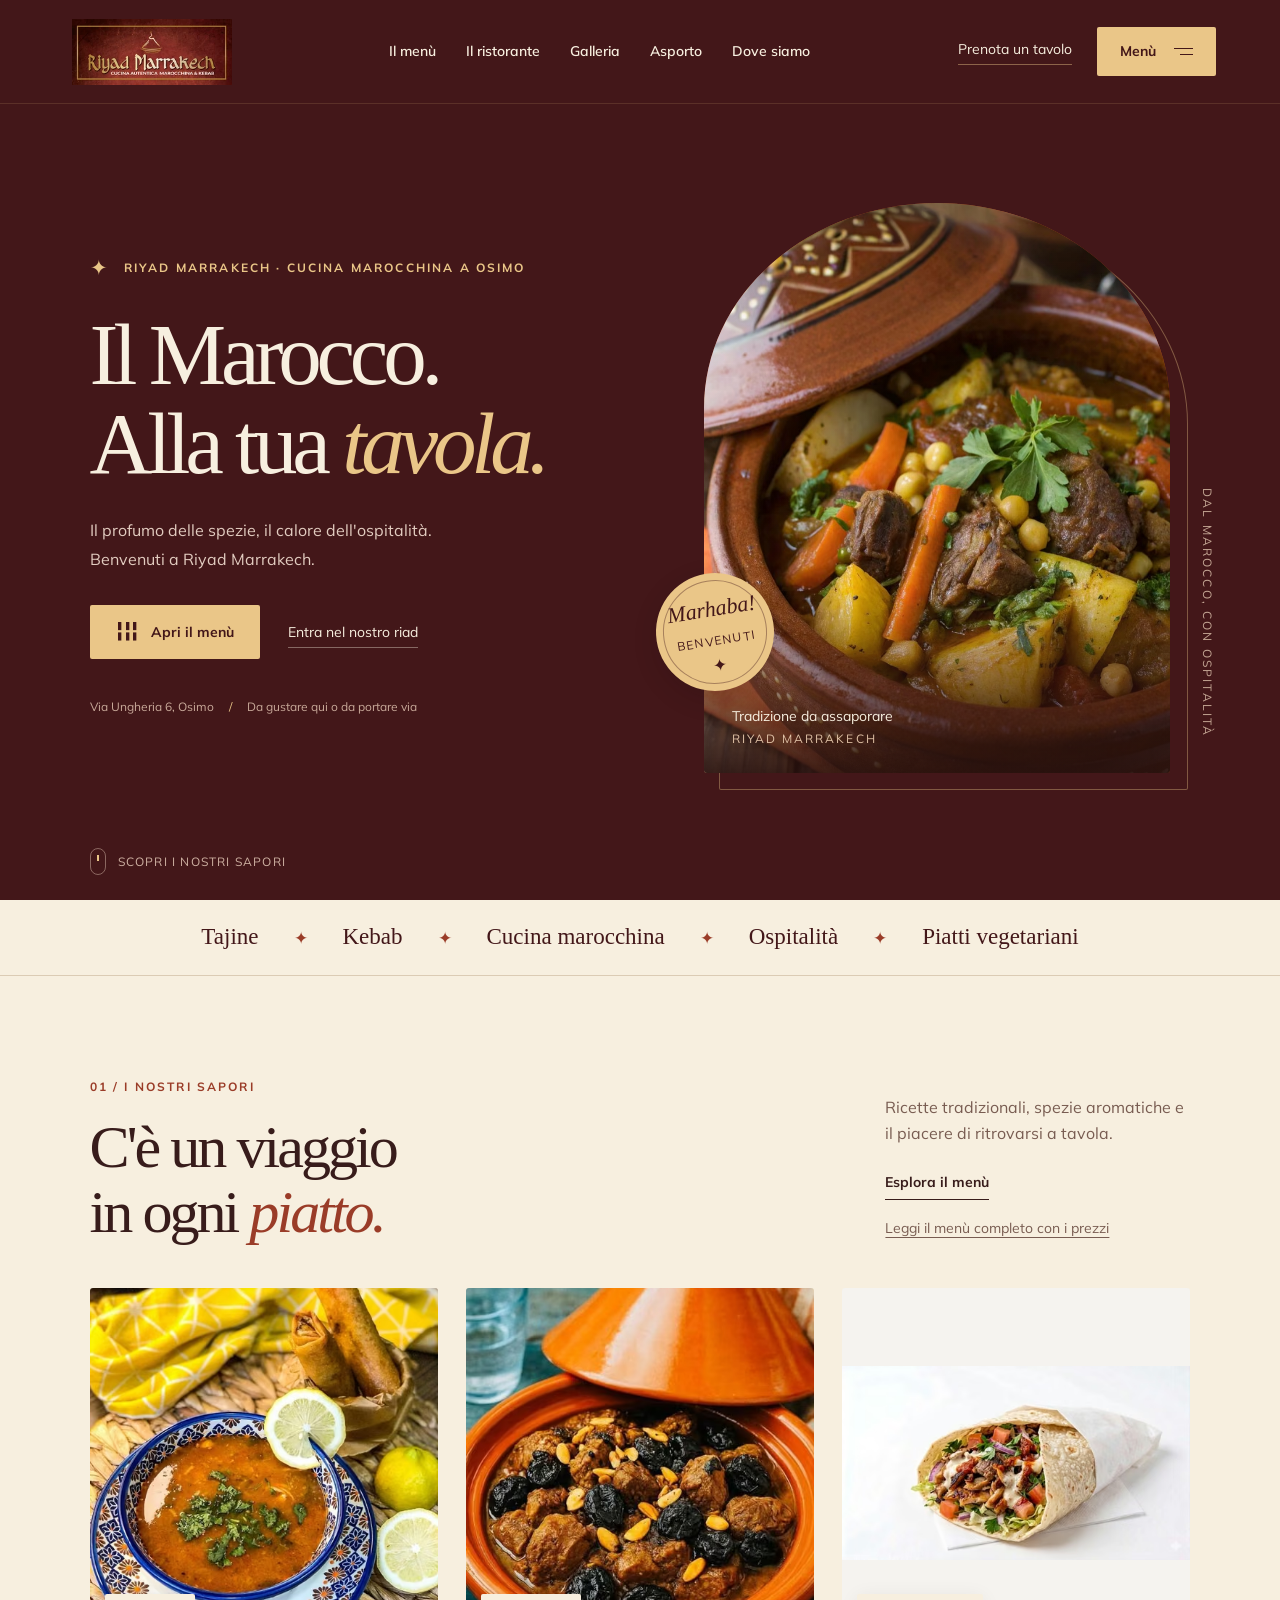
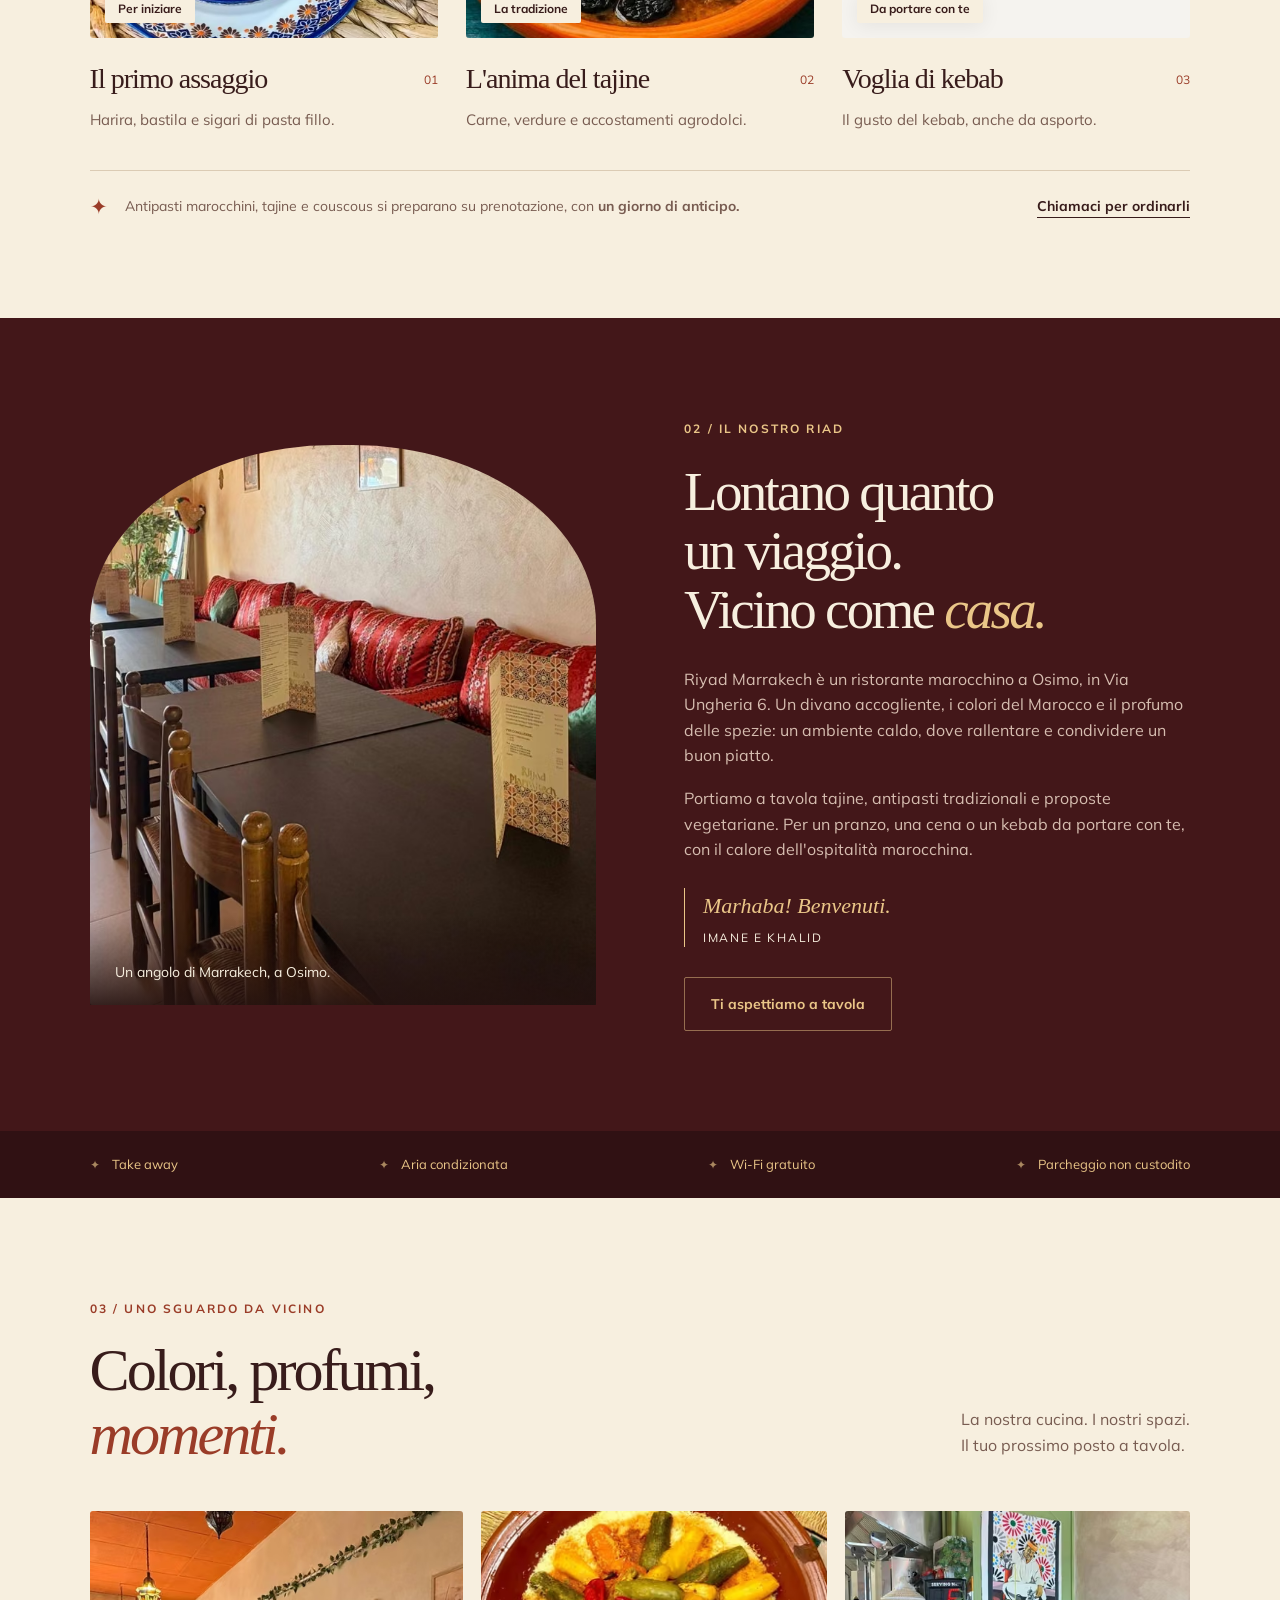
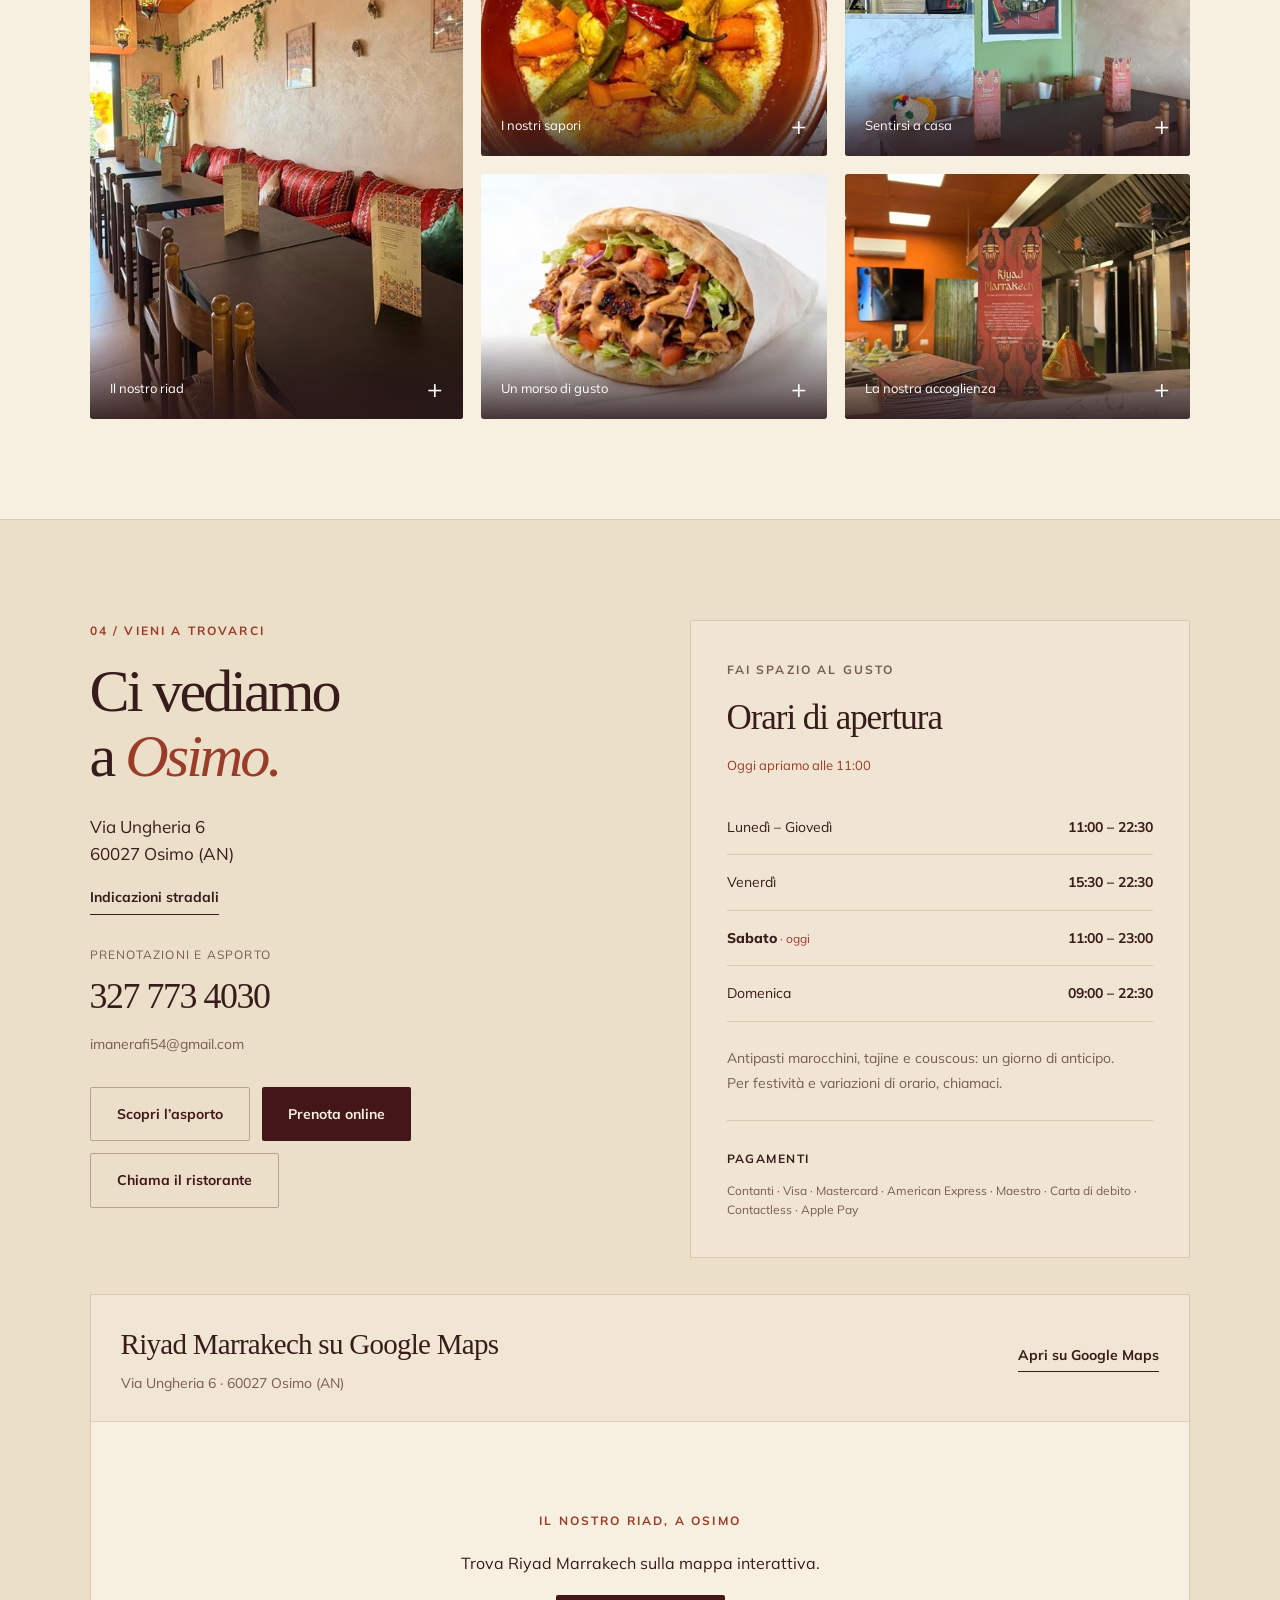
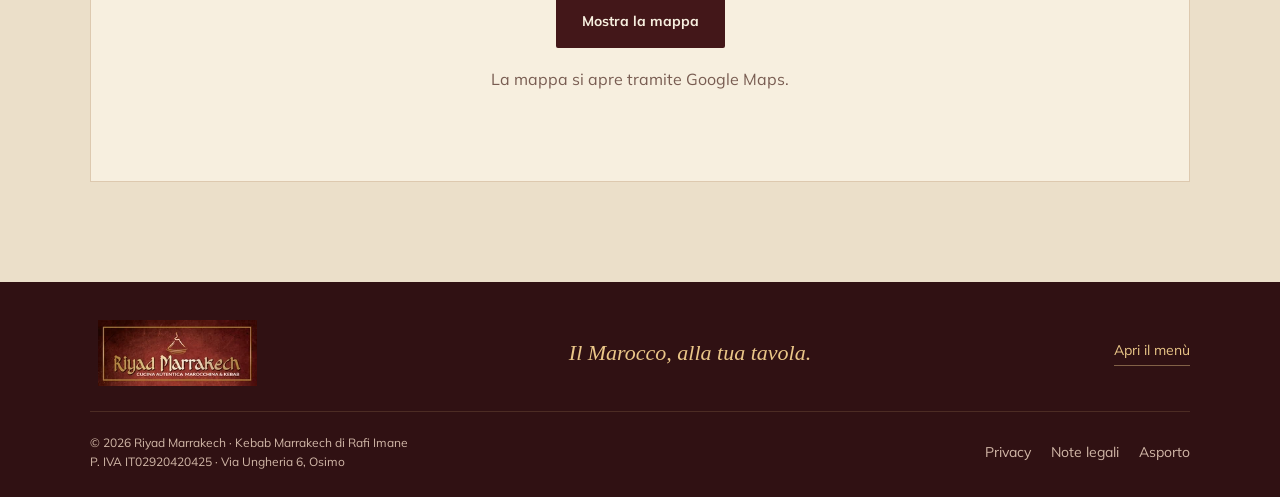
<file: index.html>
<!doctype html>
<html lang="it">
<head>
  <meta charset="utf-8">
  <meta name="viewport" content="width=device-width,initial-scale=1">
  <meta name="theme-color" content="#431719">
<title>Riyad Marrakech Osimo | Cucina marocchina e kebab</title>
  <meta name="description" content="Ristorante marocchino a Osimo: tajine, couscous, kebab e proposte vegetariane. Scopri il menù, prenota e raggiungici in Via Ungheria 6.">
  <meta name="robots" content="index,follow,max-image-preview:large">
  <link rel="canonical" href="https://riyad-marrakech-osimo.brack04nc.chatgpt.site/">
  <meta property="og:type" content="website">
  <meta property="og:site_name" content="Riyad Marrakech">
  <meta property="og:locale" content="it_IT">
  <meta property="og:title" content="Riyad Marrakech Osimo | Cucina marocchina e kebab">
  <meta property="og:description" content="Ristorante marocchino a Osimo: tajine, couscous, kebab e proposte vegetariane. Scopri il menù, prenota e raggiungici in Via Ungheria 6.">
  <meta property="og:url" content="https://riyad-marrakech-osimo.brack04nc.chatgpt.site/">
  <meta property="og:image" content="https://riyad-marrakech-osimo.brack04nc.chatgpt.site/assets/seo/riyad-marrakech-osimo-ristorante-social.jpg">
  <meta property="og:image:secure_url" content="https://riyad-marrakech-osimo.brack04nc.chatgpt.site/assets/seo/riyad-marrakech-osimo-ristorante-social.jpg">
  <meta property="og:image:type" content="image/jpeg">
  <meta property="og:image:width" content="1200">
  <meta property="og:image:height" content="630">
  <meta property="og:image:alt" content="Sala di Riyad Marrakech a Osimo con tavoli e cuscini rossi">
  <meta name="twitter:card" content="summary_large_image">
  <meta name="twitter:title" content="Riyad Marrakech Osimo | Cucina marocchina e kebab">
  <meta name="twitter:description" content="Ristorante marocchino a Osimo: tajine, couscous, kebab e proposte vegetariane. Scopri il menù, prenota e raggiungici in Via Ungheria 6.">
  <meta name="twitter:image" content="https://riyad-marrakech-osimo.brack04nc.chatgpt.site/assets/seo/riyad-marrakech-osimo-ristorante-social.jpg">
  <meta name="twitter:image:alt" content="Sala di Riyad Marrakech a Osimo con tavoli e cuscini rossi">
  <script type="application/ld+json">{
  "@context": "https://schema.org",
  "@graph": [
    {
      "@type": "Restaurant",
      "@id": "https://riyad-marrakech-osimo.brack04nc.chatgpt.site/#ristorante",
      "name": "Riyad Marrakech",
      "legalName": "Kebab Marrakech di Rafi Imane",
      "url": "https://riyad-marrakech-osimo.brack04nc.chatgpt.site/",
      "description": "Ristorante marocchino a Osimo con tajine, couscous, kebab e servizio da asporto.",
      "telephone": "+393277734030",
      "email": "imanerafi54@gmail.com",
      "address": {
        "@type": "PostalAddress",
        "streetAddress": "Via Ungheria 6",
        "addressLocality": "Osimo",
        "addressRegion": "AN",
        "postalCode": "60027",
        "addressCountry": "IT"
      },
      "geo": {
        "@type": "GeoCoordinates",
        "latitude": 43.4828633,
        "longitude": 13.4807175
      },
      "servesCuisine": [
        "Marocchina",
        "Mediterranea",
        "Kebab"
      ],
      "hasMap": "https://www.google.com/maps?cid=6160877484898844096",
      "sameAs": [
        "https://riyadmarrakechosimo.eatbu.com/?lang=it",
        "https://www.google.com/maps?cid=6160877484898844096"
      ],
      "image": [
        "https://riyad-marrakech-osimo.brack04nc.chatgpt.site/assets/seo/riyad-marrakech-osimo-sala-1x1.jpg",
        "https://riyad-marrakech-osimo.brack04nc.chatgpt.site/assets/seo/riyad-marrakech-osimo-sala-4x3.jpg",
        "https://riyad-marrakech-osimo.brack04nc.chatgpt.site/assets/seo/riyad-marrakech-osimo-sala-16x9.jpg"
      ],
      "logo": "https://riyad-marrakech-osimo.brack04nc.chatgpt.site/assets/seo/logo-riyad-marrakech.png",
      "hasMenu": "https://riyad-marrakech-osimo.brack04nc.chatgpt.site/menu/",
      "acceptsReservations": "https://reservation.dish.co/widget/hydra-83d4dbf2-6cd6-4e92-b598-7b6b258c1d5d",
      "openingHoursSpecification": [
        {
          "@type": "OpeningHoursSpecification",
          "dayOfWeek": [
            "Monday",
            "Tuesday",
            "Wednesday",
            "Thursday"
          ],
          "opens": "11:00",
          "closes": "22:30"
        },
        {
          "@type": "OpeningHoursSpecification",
          "dayOfWeek": "Friday",
          "opens": "15:30",
          "closes": "22:30"
        },
        {
          "@type": "OpeningHoursSpecification",
          "dayOfWeek": "Saturday",
          "opens": "11:00",
          "closes": "23:00"
        },
        {
          "@type": "OpeningHoursSpecification",
          "dayOfWeek": "Sunday",
          "opens": "09:00",
          "closes": "22:30"
        }
      ],
      "paymentAccepted": [
        "Contanti",
        "Visa",
        "Mastercard",
        "American Express",
        "Maestro",
        "Carta di debito",
        "Contactless",
        "Apple Pay"
      ]
    },
    {
      "@type": "WebSite",
      "@id": "https://riyad-marrakech-osimo.brack04nc.chatgpt.site/#sito",
      "url": "https://riyad-marrakech-osimo.brack04nc.chatgpt.site/",
      "name": "Riyad Marrakech",
      "inLanguage": "it-IT",
      "publisher": {
        "@id": "https://riyad-marrakech-osimo.brack04nc.chatgpt.site/#ristorante"
      }
    },
    {
      "@type": "WebPage",
      "@id": "https://riyad-marrakech-osimo.brack04nc.chatgpt.site/#pagina",
      "url": "https://riyad-marrakech-osimo.brack04nc.chatgpt.site/",
      "name": "Riyad Marrakech Osimo | Cucina marocchina e kebab",
      "description": "Ristorante marocchino a Osimo: tajine, couscous, kebab e proposte vegetariane. Scopri il menù, prenota e raggiungici in Via Ungheria 6.",
      "inLanguage": "it-IT",
      "isPartOf": {
        "@id": "https://riyad-marrakech-osimo.brack04nc.chatgpt.site/#sito"
      },
      "about": {
        "@id": "https://riyad-marrakech-osimo.brack04nc.chatgpt.site/#ristorante"
      },
      "primaryImageOfPage": {
        "@type": "ImageObject",
        "url": "https://riyad-marrakech-osimo.brack04nc.chatgpt.site/assets/seo/riyad-marrakech-osimo-ristorante-social.jpg",
        "width": 1200,
        "height": 630
      }
    }
  ]
}</script>
  <link rel="icon" href="favicon.ico" sizes="16x16 32x32 48x48">
  <link rel="icon" type="image/png" sizes="96x96" href="favicon-96.png">
  <link rel="icon" type="image/svg+xml" href="favicon.svg">
  <link rel="apple-touch-icon" sizes="180x180" href="apple-touch-icon.png">
  <link rel="manifest" href="site.webmanifest">
  <link rel="preload" href="assets/mulish.woff2" as="font" type="font/woff2" crossorigin>
  <link rel="stylesheet" href="style.css">
<link rel="preload" as="image" type="image/avif" imagesrcset="assets/images/tajine-verdure-riyad-marrakech-320.avif 320w, assets/images/tajine-verdure-riyad-marrakech-480.avif 480w, assets/images/tajine-verdure-riyad-marrakech-800.avif 800w, assets/images/tajine-verdure-riyad-marrakech-1024.avif 1024w" imagesizes="(max-width: 700px) 86vw, 40vw" fetchpriority="high">
  <script src="menu-engine.js" defer></script>
  <script src="script.js" defer></script>
</head>
<body>
  <a class="skip-link" href="#contenuto">Vai al contenuto</a>
<header class="site-header"><a class="brand" href="#home" aria-label="Riyad Marrakech, homepage"><img src="assets/images/logo-riyad-marrakech.webp" width="242" height="100" alt="Riyad Marrakech" decoding="async"></a><nav class="desktop-nav" aria-label="Navigazione principale"><a href="menu/index.html" data-open-menu aria-haspopup="dialog" aria-controls="menu-dialog">Il menù</a><a href="#ristorante">Il ristorante</a><a href="#galleria">Galleria</a><a href="asporto/index.html">Asporto</a><a href="#contatti">Dove siamo</a></nav><div class="header-actions"><a class="reserve-link" href="https://reservation.dish.co/widget/hydra-83d4dbf2-6cd6-4e92-b598-7b6b258c1d5d" target="_blank" rel="noopener" data-action="reservation">Prenota un tavolo</a><details class="mobile-site-nav"><summary>Esplora</summary><nav aria-label="Sezioni del sito"><a href="menu/index.html" data-open-menu aria-haspopup="dialog" aria-controls="menu-dialog">Il menù</a><a href="#ristorante">Il ristorante</a><a href="#galleria">Galleria</a><a href="asporto/index.html">Asporto</a><a href="#contatti">Dove siamo</a><a href="https://reservation.dish.co/widget/hydra-83d4dbf2-6cd6-4e92-b598-7b6b258c1d5d" target="_blank" rel="noopener" data-action="reservation">Prenota un tavolo</a></nav></details><a class="menu-button" href="menu/index.html" data-open-menu aria-haspopup="dialog" aria-controls="menu-dialog"><span>Menù</span><span class="menu-lines" aria-hidden="true"><i></i><i></i></span></a></div></header>

  <main id="contenuto">
    <section class="hero" id="home">
      <div class="hero-content">
        <p class="eyebrow hero-eyebrow"><span class="tiny-star" aria-hidden="true">✦</span> Riyad Marrakech · Cucina marocchina a Osimo</p>
        <h1>Il Marocco.<br>Alla tua <em>tavola.</em></h1>
        <p class="hero-description">Il profumo delle spezie, il calore dell'ospitalità.<br> Benvenuti a Riyad Marrakech.</p>
        <div class="hero-actions"><a class="button button-gold" href="menu/index.html" data-open-menu aria-haspopup="dialog" aria-controls="menu-dialog"><span class="book-icon" aria-hidden="true">☷</span> Apri il menù</a><a class="subtle-link" href="#ristorante">Entra nel nostro riad</a></div>
        <p class="hero-address">Via Ungheria 6, Osimo <span aria-hidden="true">/</span> Da gustare qui o da portare via</p>
      </div>
      <div class="hero-visual">
        <div class="photo-outline" aria-hidden="true"></div>
        <figure class="hero-photo"><picture class="responsive-photo"><source type="image/avif" srcset="assets/images/tajine-verdure-riyad-marrakech-320.avif 320w, assets/images/tajine-verdure-riyad-marrakech-480.avif 480w, assets/images/tajine-verdure-riyad-marrakech-800.avif 800w, assets/images/tajine-verdure-riyad-marrakech-1024.avif 1024w" sizes="(max-width: 700px) 86vw, 40vw"><img src="assets/images/tajine-verdure-riyad-marrakech-800.webp" width="800" height="1422" alt="Tajine marocchino servito in una tradizionale pentola di terracotta" fetchpriority="high" srcset="assets/images/tajine-verdure-riyad-marrakech-320.webp 320w, assets/images/tajine-verdure-riyad-marrakech-480.webp 480w, assets/images/tajine-verdure-riyad-marrakech-800.webp 800w, assets/images/tajine-verdure-riyad-marrakech-1024.webp 1024w" sizes="(max-width: 700px) 86vw, 40vw" decoding="async" data-image-key="tajine-pollo" data-image-role="hero" loading="eager"></picture><figcaption><span>Tradizione da assaporare</span><span>Riyad Marrakech</span></figcaption></figure>
        <div class="welcome-seal"><span>Marhaba!</span><small>Benvenuti</small><span class="seal-star" aria-hidden="true">✦</span></div>
        <span class="hero-side-note">DAL MAROCCO, CON OSPITALITÀ</span>
      </div>
      <a class="scroll-cue" href="#sapori"><span aria-hidden="true"></span> Scopri i nostri sapori</a>
    </section>

    <div class="flavour-strip" aria-label="Le nostre specialità"><span>Tajine</span><b aria-hidden="true">✦</b><span>Kebab</span><b aria-hidden="true">✦</b><span>Cucina marocchina</span><b aria-hidden="true">✦</b><span>Ospitalità</span><b aria-hidden="true">✦</b><span>Piatti vegetariani</span></div>

    <section class="food-section section-pad" id="sapori">
      <div id="menu" aria-hidden="true"></div>
      <div class="section-heading reveal"><div><p class="eyebrow">01 / I nostri sapori</p><h2>C'è un viaggio<br>in ogni <em>piatto.</em></h2></div><div class="heading-aside"><p>Ricette tradizionali, spezie aromatiche e il piacere di ritrovarsi a tavola.</p><a class="underlined-button" href="menu/index.html" data-open-menu>Esplora il menù</a><a class="complete-menu-link" href="menu/index.html">Leggi il menù completo con i prezzi</a></div></div>
      <div class="food-grid">
        <a class="food-card reveal" href="menu/index.html#antipasti" data-open-menu data-category="antipasti" aria-haspopup="dialog" aria-controls="menu-dialog"><div class="food-image"><picture class="responsive-photo"><source type="image/avif" srcset="assets/images/harira-marocchina-riyad-marrakech-320.avif 320w, assets/images/harira-marocchina-riyad-marrakech-480.avif 480w, assets/images/harira-marocchina-riyad-marrakech-800.avif 800w, assets/images/harira-marocchina-riyad-marrakech-1200.avif 1200w" sizes="(max-width: 700px) 86vw, 29vw"><img src="assets/images/harira-marocchina-riyad-marrakech-800.webp" alt="Zuppa marocchina con pane e limone" width="800" height="1000" loading="lazy" srcset="assets/images/harira-marocchina-riyad-marrakech-320.webp 320w, assets/images/harira-marocchina-riyad-marrakech-480.webp 480w, assets/images/harira-marocchina-riyad-marrakech-800.webp 800w, assets/images/harira-marocchina-riyad-marrakech-1200.webp 1200w" sizes="(max-width: 700px) 86vw, 29vw" decoding="async" data-image-key="harira" data-image-role="card"></picture><span class="food-card-tag">Per iniziare</span></div><div class="food-card-title"><h3>Il primo assaggio</h3><span aria-hidden="true">01</span></div><p>Harira, bastila e sigari di pasta fillo.</p></a>
        <a class="food-card reveal" href="menu/index.html#tajine" data-open-menu data-category="tajine" aria-haspopup="dialog" aria-controls="menu-dialog"><div class="food-image"><picture class="responsive-photo"><source type="image/avif" srcset="assets/images/tajine-manzo-prugne-riyad-marrakech-320.avif 320w, assets/images/tajine-manzo-prugne-riyad-marrakech-480.avif 480w, assets/images/tajine-manzo-prugne-riyad-marrakech-600.avif 600w" sizes="(max-width: 700px) 86vw, 29vw"><img src="assets/images/tajine-manzo-prugne-riyad-marrakech-600.webp" alt="Tajine di carne con prugne e mandorle" width="600" height="750" loading="lazy" srcset="assets/images/tajine-manzo-prugne-riyad-marrakech-320.webp 320w, assets/images/tajine-manzo-prugne-riyad-marrakech-480.webp 480w, assets/images/tajine-manzo-prugne-riyad-marrakech-600.webp 600w" sizes="(max-width: 700px) 86vw, 29vw" decoding="async" data-image-key="tajine-manzo" data-image-role="card"></picture><span class="food-card-tag">La tradizione</span></div><div class="food-card-title"><h3>L'anima del tajine</h3><span aria-hidden="true">02</span></div><p>Carne, verdure e accostamenti agrodolci.</p></a>
        <a class="food-card reveal" href="menu/index.html#kebab" data-open-menu data-category="kebab" aria-haspopup="dialog" aria-controls="menu-dialog"><div class="food-image kebab-image"><picture class="responsive-photo"><source type="image/avif" srcset="assets/images/piadina-kebab-riyad-marrakech-320.avif 320w, assets/images/piadina-kebab-riyad-marrakech-480.avif 480w, assets/images/piadina-kebab-riyad-marrakech-800.avif 800w, assets/images/piadina-kebab-riyad-marrakech-1200.avif 1200w" sizes="(max-width: 700px) 86vw, 29vw"><img src="assets/images/piadina-kebab-riyad-marrakech-800.webp" alt="Piadina kebab con carne e verdure" width="800" height="446" loading="lazy" srcset="assets/images/piadina-kebab-riyad-marrakech-320.webp 320w, assets/images/piadina-kebab-riyad-marrakech-480.webp 480w, assets/images/piadina-kebab-riyad-marrakech-800.webp 800w, assets/images/piadina-kebab-riyad-marrakech-1200.webp 1200w" sizes="(max-width: 700px) 86vw, 29vw" decoding="async" data-image-key="kebab-piadina" data-image-role="card"></picture><span class="food-card-tag">Da portare con te</span></div><div class="food-card-title"><h3>Voglia di kebab</h3><span aria-hidden="true">03</span></div><p>Il gusto del kebab, anche da asporto.</p></a>
      </div>
      <div class="advance-note reveal"><span class="tiny-star" aria-hidden="true">✦</span><p>Antipasti marocchini, tajine e couscous si preparano su prenotazione, con <strong>un giorno di anticipo.</strong></p><a href="tel:+393277734030">Chiamaci per ordinarli</a></div>
    </section>

    <section class="restaurant-section section-pad" id="ristorante">
      <div class="restaurant-photo reveal"><picture class="responsive-photo"><source type="image/avif" srcset="assets/images/riyad-marrakech-osimo-ristorante-320.avif 320w, assets/images/riyad-marrakech-osimo-ristorante-480.avif 480w, assets/images/riyad-marrakech-osimo-ristorante-800.avif 800w, assets/images/riyad-marrakech-osimo-ristorante-1200.avif 1200w" sizes="(max-width: 700px) 86vw, 42vw"><img src="assets/images/riyad-marrakech-osimo-ristorante-800.webp" alt="La sala di Riyad Marrakech con divani rossi e decorazioni marocchine" width="800" height="754" loading="lazy" srcset="assets/images/riyad-marrakech-osimo-ristorante-320.webp 320w, assets/images/riyad-marrakech-osimo-ristorante-480.webp 480w, assets/images/riyad-marrakech-osimo-ristorante-800.webp 800w, assets/images/riyad-marrakech-osimo-ristorante-1200.webp 1200w" sizes="(max-width: 700px) 86vw, 42vw" decoding="async" data-image-key="locale" data-image-role="feature"></picture><span class="photo-label">Un angolo di Marrakech, a Osimo.</span></div>
      <div class="restaurant-copy reveal"><p class="eyebrow">02 / Il nostro riad</p><h2>Lontano quanto<br>un viaggio.<br>Vicino come <em>casa.</em></h2><p>Riyad Marrakech è un ristorante marocchino a Osimo, in Via Ungheria 6. Un divano accogliente, i colori del Marocco e il profumo delle spezie: un ambiente caldo, dove rallentare e condividere un buon piatto.</p><p>Portiamo a tavola tajine, antipasti tradizionali e proposte vegetariane. Per un pranzo, una cena o un kebab da portare con te, con il calore dell'ospitalità marocchina.</p><div class="signature"><span>Marhaba! Benvenuti.</span><p>Imane e Khalid</p></div><a class="button button-outline" href="https://reservation.dish.co/widget/hydra-83d4dbf2-6cd6-4e92-b598-7b6b258c1d5d" target="_blank" rel="noopener">Ti aspettiamo a tavola</a></div>
    </section>
    <div class="services-strip"><span>Take away</span><span>Aria condizionata</span><span>Wi-Fi gratuito</span><span>Parcheggio non custodito</span></div>

    <section class="gallery-section section-pad" id="galleria">
      <div class="section-heading reveal"><div><p class="eyebrow">03 / Uno sguardo da vicino</p><h2>Colori, profumi,<br><em>momenti.</em></h2></div><p class="gallery-intro">La nostra cucina. I nostri spazi.<br>Il tuo prossimo posto a tavola.</p></div>
      <div class="gallery-grid">
        <button class="gallery-item gallery-tall reveal" data-gallery="assets/images/riyad-marrakech-osimo-sala-1200.webp" data-caption="La sala di Riyad Marrakech"><picture class="responsive-photo"><source type="image/avif" srcset="assets/images/riyad-marrakech-osimo-sala-320.avif 320w, assets/images/riyad-marrakech-osimo-sala-480.avif 480w, assets/images/riyad-marrakech-osimo-sala-800.avif 800w, assets/images/riyad-marrakech-osimo-sala-1200.avif 1200w" sizes="(max-width: 700px) 86vw, 30vw"><img src="assets/images/riyad-marrakech-osimo-sala-800.webp" alt="Tavoli e divani nella sala del ristorante" width="800" height="1067" loading="lazy" srcset="assets/images/riyad-marrakech-osimo-sala-320.webp 320w, assets/images/riyad-marrakech-osimo-sala-480.webp 480w, assets/images/riyad-marrakech-osimo-sala-800.webp 800w, assets/images/riyad-marrakech-osimo-sala-1200.webp 1200w" sizes="(max-width: 700px) 86vw, 30vw" decoding="async" data-image-key="sala" data-image-role="gallery-wide"></picture><span>Il nostro riad <b aria-hidden="true">+</b></span></button>
        <button class="gallery-item reveal" data-gallery="assets/images/couscous-verdure-riyad-marrakech-1200.webp" data-caption="I sapori della cucina marocchina"><picture class="responsive-photo"><source type="image/avif" srcset="assets/images/couscous-verdure-riyad-marrakech-320.avif 320w, assets/images/couscous-verdure-riyad-marrakech-480.avif 480w, assets/images/couscous-verdure-riyad-marrakech-800.avif 800w, assets/images/couscous-verdure-riyad-marrakech-1200.avif 1200w" sizes="(max-width: 700px) 42vw, 28vw"><img src="assets/images/couscous-verdure-riyad-marrakech-800.webp" alt="Piatto marocchino con verdure e semola" width="800" height="420" loading="lazy" srcset="assets/images/couscous-verdure-riyad-marrakech-320.webp 320w, assets/images/couscous-verdure-riyad-marrakech-480.webp 480w, assets/images/couscous-verdure-riyad-marrakech-800.webp 800w, assets/images/couscous-verdure-riyad-marrakech-1200.webp 1200w" sizes="(max-width: 700px) 42vw, 28vw" decoding="async" data-image-key="couscous" data-image-role="gallery"></picture><span>I nostri sapori <b aria-hidden="true">+</b></span></button>
        <button class="gallery-item reveal" data-gallery="assets/images/riyad-marrakech-osimo-interni-1200.webp" data-caption="Un angolo del nostro locale"><picture class="responsive-photo"><source type="image/avif" srcset="assets/images/riyad-marrakech-osimo-interni-320.avif 320w, assets/images/riyad-marrakech-osimo-interni-480.avif 480w, assets/images/riyad-marrakech-osimo-interni-800.avif 800w, assets/images/riyad-marrakech-osimo-interni-1200.avif 1200w" sizes="(max-width: 700px) 42vw, 28vw"><img src="assets/images/riyad-marrakech-osimo-interni-800.webp" alt="Un angolo del locale con decorazioni e cuscini tradizionali" width="800" height="1067" loading="lazy" srcset="assets/images/riyad-marrakech-osimo-interni-320.webp 320w, assets/images/riyad-marrakech-osimo-interni-480.webp 480w, assets/images/riyad-marrakech-osimo-interni-800.webp 800w, assets/images/riyad-marrakech-osimo-interni-1200.webp 1200w" sizes="(max-width: 700px) 42vw, 28vw" decoding="async" data-image-key="interni" data-image-role="gallery"></picture><span>Sentirsi a casa <b aria-hidden="true">+</b></span></button>
        <button class="gallery-item reveal" data-gallery="assets/images/panino-kebab-riyad-marrakech-1200.webp" data-caption="Il nostro kebab"><picture class="responsive-photo"><source type="image/avif" srcset="assets/images/panino-kebab-riyad-marrakech-320.avif 320w, assets/images/panino-kebab-riyad-marrakech-480.avif 480w, assets/images/panino-kebab-riyad-marrakech-800.avif 800w, assets/images/panino-kebab-riyad-marrakech-1200.avif 1200w" sizes="(max-width: 700px) 42vw, 28vw"><img src="assets/images/panino-kebab-riyad-marrakech-800.webp" alt="Kebab nel pane con carne e verdure" width="800" height="446" loading="lazy" srcset="assets/images/panino-kebab-riyad-marrakech-320.webp 320w, assets/images/panino-kebab-riyad-marrakech-480.webp 480w, assets/images/panino-kebab-riyad-marrakech-800.webp 800w, assets/images/panino-kebab-riyad-marrakech-1200.webp 1200w" sizes="(max-width: 700px) 42vw, 28vw" decoding="async" data-image-key="kebab-pane" data-image-role="gallery"></picture><span>Un morso di gusto <b aria-hidden="true">+</b></span></button>
        <button class="gallery-item reveal" data-gallery="assets/images/riyad-marrakech-osimo-bancone-1200.webp" data-caption="Il bancone del ristorante"><picture class="responsive-photo"><source type="image/avif" srcset="assets/images/riyad-marrakech-osimo-bancone-320.avif 320w, assets/images/riyad-marrakech-osimo-bancone-480.avif 480w, assets/images/riyad-marrakech-osimo-bancone-800.avif 800w, assets/images/riyad-marrakech-osimo-bancone-1200.avif 1200w" sizes="(max-width: 700px) 42vw, 28vw"><img src="assets/images/riyad-marrakech-osimo-bancone-800.webp" alt="Il bancone di Riyad Marrakech" width="800" height="1067" loading="lazy" srcset="assets/images/riyad-marrakech-osimo-bancone-320.webp 320w, assets/images/riyad-marrakech-osimo-bancone-480.webp 480w, assets/images/riyad-marrakech-osimo-bancone-800.webp 800w, assets/images/riyad-marrakech-osimo-bancone-1200.webp 1200w" sizes="(max-width: 700px) 42vw, 28vw" decoding="async" data-image-key="bancone" data-image-role="gallery"></picture><span>La nostra accoglienza <b aria-hidden="true">+</b></span></button>
      </div>
    </section>

    <section class="contact-section section-pad" id="contatti">
      <div class="contact-intro reveal"><p class="eyebrow">04 / Vieni a trovarci</p><h2>Ci vediamo<br>a <em>Osimo.</em></h2><address>Via Ungheria 6<br>60027 Osimo (AN)</address><a class="underlined-button" href="https://www.google.com/maps/dir/?api=1&amp;destination=Riyad%20Marrakech%2C%20Via%20Ungheria%206%2C%2060027%20Osimo" target="_blank" rel="noopener">Indicazioni stradali</a><div class="contact-number"><p>Prenotazioni e asporto</p><a href="tel:+393277734030">327 773 4030</a></div><a class="contact-email" href="mailto:imanerafi54@gmail.com">imanerafi54@gmail.com</a><div class="contact-buttons"><a class="button button-light-outline" href="asporto/index.html">Scopri l’asporto</a><a class="button button-burgundy" href="https://reservation.dish.co/widget/hydra-83d4dbf2-6cd6-4e92-b598-7b6b258c1d5d" target="_blank" rel="noopener">Prenota online</a><a class="button button-light-outline" href="tel:+393277734030">Chiama il ristorante</a></div></div>
      <div class="hours-panel reveal"><p class="eyebrow">Fai spazio al gusto</p><h3>Orari di apertura</h3><p class="opening-status" id="opening-status">Ti aspettiamo a Riyad Marrakech</p><dl class="opening-hours"><div data-days="1,2,3,4"><dt>Lunedì – Giovedì</dt><dd>11:00 – 22:30</dd></div><div data-days="5"><dt>Venerdì</dt><dd>15:30 – 22:30</dd></div><div data-days="6"><dt>Sabato</dt><dd>11:00 – 23:00</dd></div><div data-days="0"><dt>Domenica</dt><dd>09:00 – 22:30</dd></div></dl><p class="hours-note">Antipasti marocchini, tajine e couscous: un giorno di anticipo.<br>Per festività e variazioni di orario, chiamaci.</p><div class="payments"><span>Pagamenti</span><p>Contanti · Visa · Mastercard · American Express · Maestro · Carta di debito · Contactless · Apple Pay</p></div></div>
      <section class="map-card" aria-labelledby="map-title">
        <div class="map-card-heading"><div><h3 id="map-title">Riyad Marrakech su Google Maps</h3><p>Via Ungheria 6 · 60027 Osimo (AN)</p></div><a class="underlined-button" href="https://www.google.com/maps?cid=6160877484898844096" target="_blank" rel="noopener">Apri su Google Maps</a></div>
        <div class="map-panel" id="map-panel"><div class="map-placeholder"><p class="eyebrow">Il nostro riad, a Osimo</p><p>Trova Riyad Marrakech sulla mappa interattiva.</p><button class="button button-burgundy" id="load-map" data-map-src="https://www.google.com/maps/embed?origin=mfe&amp;pb=!1m4!3m2!1m1!4s6160877484898844096!6i16!3m1!1sit!5m1!1sit" aria-controls="map-panel">Mostra la mappa</button><p class="map-provider-note">La mappa si apre tramite Google Maps.</p></div></div><p id="map-feedback" class="map-feedback" role="status" hidden></p>
      </section>
    </section>
  </main>

<footer class="site-footer"><div class="footer-top"><a class="brand" href="#home"><img src="assets/images/logo-riyad-marrakech.webp" width="242" height="100" alt="Riyad Marrakech" decoding="async"></a><p>Il Marocco, alla tua tavola.</p><a class="footer-menu-link" href="menu/index.html" data-open-menu>Apri il menù</a></div><div class="footer-bottom"><p>© <span id="year">2026</span> Riyad Marrakech · Kebab Marrakech di Rafi Imane<br>P. IVA IT02920420425 · Via Ungheria 6, Osimo</p><nav aria-label="Informazioni del sito"><a href="privacy/index.html">Privacy</a><a href="note-legali/index.html">Note legali</a><a href="asporto/index.html">Asporto</a></nav></div></footer>
<nav class="mobile-quickbar" aria-label="Azioni rapide"><a href="menu/index.html" data-open-menu>Il menù</a><a href="tel:+393277734030">Chiama</a><a href="https://reservation.dish.co/widget/hydra-83d4dbf2-6cd6-4e92-b598-7b6b258c1d5d" target="_blank" rel="noopener" data-action="reservation">Prenota</a></nav>

  <dialog class="menu-dialog" id="menu-dialog" aria-labelledby="menu-title">
    <div class="menu-shell">
      <aside class="menu-cover"><a class="menu-brand" href="#home" data-menu-home><img src="assets/images/logo-riyad-marrakech.webp" width="242" height="100" alt="Riyad Marrakech" decoding="async"></a><div class="cover-copy"><p class="eyebrow">Cucina autentica marocchina &amp; kebab</p><h2>Un viaggio<br>di <em>gusto.</em></h2><span aria-hidden="true" class="cover-star">✦</span><p>Dalle nostre cucine<br>alla tua tavola.</p></div><div class="cover-bottom"><p>Via Ungheria 6 · Osimo</p><a href="tel:+393277734030">327 773 4030</a></div></aside>
      <div class="menu-content"><div class="menu-top"><div><p class="eyebrow">Riyad Marrakech</p><h2 id="menu-title">Il nostro <em>menù.</em></h2></div><button class="close-button" data-close-menu aria-label="Chiudi il menù"><span aria-hidden="true">×</span></button></div>
        <div class="menu-controls"><div class="category-list" role="group" aria-label="Filtra le proposte"><button class="category active" data-filter="tutti" aria-pressed="true">Tutti</button><button class="category" data-filter="antipasti" aria-pressed="false">Antipasti</button><button class="category" data-filter="tajine" aria-pressed="false">Tajine</button><button class="category" data-filter="couscous" aria-pressed="false">Couscous</button><button class="category" data-filter="kebab" aria-pressed="false">Panini e piadine</button><button class="category" data-filter="burger" aria-pressed="false">Burger e ciabatte</button><button class="category" data-filter="tacos" aria-pressed="false">French tacos e bowl</button><button class="category" data-filter="piatti" aria-pressed="false">Piatti e vaschette</button><button class="category" data-filter="menu-completi" aria-pressed="false">Menù completi</button><button class="category" data-filter="sfiziosita" aria-pressed="false">Sfiziosità</button><button class="category" data-filter="bibite" aria-pressed="false">Bibite</button><button class="category" data-filter="vegetariano" aria-pressed="false">Vegetariano</button></div><label class="category-picker" for="menu-category-select"><span>Categoria</span><select id="menu-category-select"><option value="tutti">Tutti</option><option value="antipasti">Antipasti</option><option value="tajine">Tajine</option><option value="couscous">Couscous</option><option value="kebab">Panini e piadine</option><option value="burger">Burger e ciabatte</option><option value="tacos">French tacos e bowl</option><option value="piatti">Piatti e vaschette</option><option value="menu-completi">Menù completi</option><option value="sfiziosita">Sfiziosità</option><option value="bibite">Bibite</option><option value="vegetariano">Vegetariano</option></select></label><label class="search-box"><span class="search-icon" aria-hidden="true"></span><span class="sr-only">Cerca nel menù</span><input id="menu-search" type="search" placeholder="Cerca un piatto o un ingrediente" autocomplete="off"></label></div>
        <div class="menu-scroll" id="menu-scroll"><div class="menu-reservation-note"><span aria-hidden="true">✦</span><p>Antipasti marocchini, tajine e couscous su prenotazione con <strong>un giorno di anticipo.</strong></p></div><p class="menu-result" id="menu-result" aria-live="polite"></p><div id="menu-items"></div><div class="empty-menu" id="empty-menu" hidden><h3>Nessun piatto trovato</h3><p>Prova un altro ingrediente o esplora tutte le categorie.</p><button class="underlined-button" id="reset-menu">Mostra tutto il menù</button></div><div class="menu-original"><p>Listino del ristorante consultato il 05/10/2026. Per allergeni, disponibilità e aggiornamenti chiedi al personale. Il prezzo finale è confermato dal ristorante o dal servizio di ordine.</p><a href="menu/index.html">Leggi il menù completo con i prezzi</a><br><a href="assets/menu-originale.jpg" target="_blank" rel="noopener">Consulta il menù originale</a></div></div>
        <div class="menu-bottom"><a class="menu-contact" href="tel:+393277734030">Chiama 327 773 4030</a><a class="button button-burgundy" href="https://riyadmarrakechosimo.order.app.hd.digital/menus" target="_blank" rel="noopener" data-action="order">Ordina online</a></div>
      </div>
    </div>
  </dialog>
  <dialog class="gallery-dialog" id="gallery-dialog" aria-labelledby="gallery-caption"><header class="dialog-toolbar"><p>Le nostre fotografie</p><button class="close-button" data-close-gallery aria-label="Chiudi la foto"><span aria-hidden="true">×</span></button></header><figure><img id="gallery-full-image" alt=""><figcaption id="gallery-caption"></figcaption></figure><p id="gallery-status" role="status"></p><div class="gallery-navigation"><button id="gallery-prev" aria-label="Foto precedente">Precedente</button><span id="gallery-counter"></span><button id="gallery-next" aria-label="Foto successiva">Successiva</button></div><a id="gallery-source" class="gallery-source" target="_blank" rel="noopener">Apri la fotografia</a></dialog>
  <noscript><div class="noscript-note">Il menù completo è disponibile anche senza JavaScript: <a href="menu/index.html">leggi piatti e prezzi.</a></div></noscript>
</body>
</html>
</file>
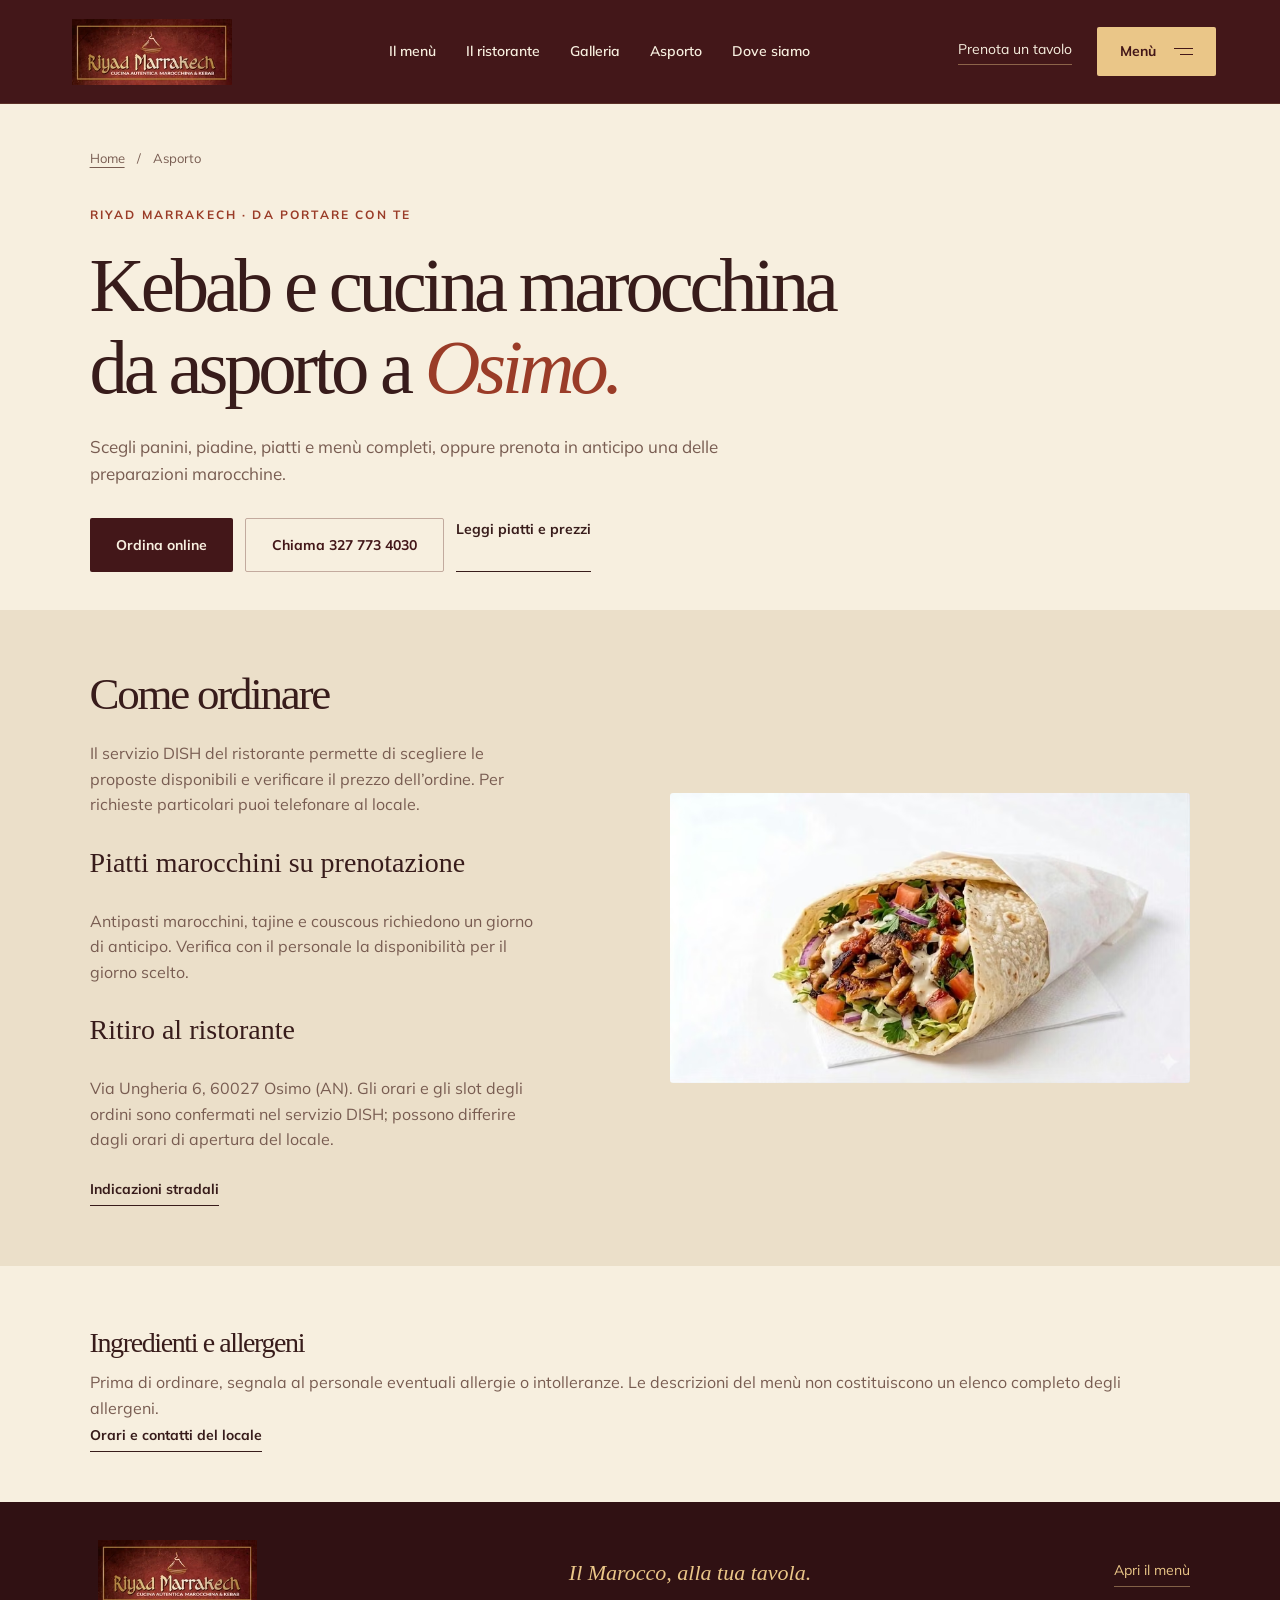
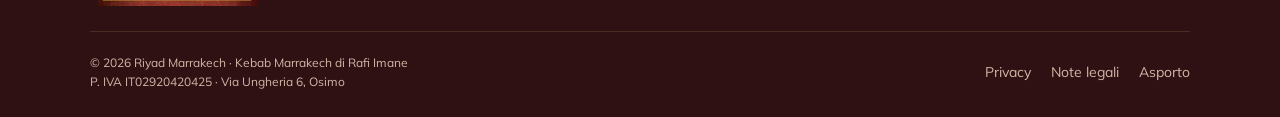
<file: asporto/index.html>
<!doctype html><html lang="it"><head><meta charset="utf-8"><meta name="viewport" content="width=device-width,initial-scale=1"><meta name="theme-color" content="#431719"><title>Kebab e cucina marocchina da asporto a Osimo | Riyad Marrakech</title>
  <meta name="description" content="Ordina panini, piadine e cucina marocchina da asporto a Osimo. Menù, prenotazione dei piatti e ritiro in Via Ungheria 6.">
  <meta name="robots" content="index,follow,max-image-preview:large">
  <link rel="canonical" href="https://riyad-marrakech-osimo.brack04nc.chatgpt.site/asporto/">
  <meta property="og:type" content="website">
  <meta property="og:site_name" content="Riyad Marrakech">
  <meta property="og:locale" content="it_IT">
  <meta property="og:title" content="Kebab e cucina marocchina da asporto a Osimo | Riyad Marrakech">
  <meta property="og:description" content="Ordina panini, piadine e cucina marocchina da asporto a Osimo. Menù, prenotazione dei piatti e ritiro in Via Ungheria 6.">
  <meta property="og:url" content="https://riyad-marrakech-osimo.brack04nc.chatgpt.site/asporto/">
  <meta property="og:image" content="https://riyad-marrakech-osimo.brack04nc.chatgpt.site/assets/seo/riyad-marrakech-osimo-ristorante-social.jpg">
  <meta property="og:image:secure_url" content="https://riyad-marrakech-osimo.brack04nc.chatgpt.site/assets/seo/riyad-marrakech-osimo-ristorante-social.jpg">
  <meta property="og:image:type" content="image/jpeg">
  <meta property="og:image:width" content="1200">
  <meta property="og:image:height" content="630">
  <meta property="og:image:alt" content="Sala di Riyad Marrakech a Osimo con tavoli e cuscini rossi">
  <meta name="twitter:card" content="summary_large_image">
  <meta name="twitter:title" content="Kebab e cucina marocchina da asporto a Osimo | Riyad Marrakech">
  <meta name="twitter:description" content="Ordina panini, piadine e cucina marocchina da asporto a Osimo. Menù, prenotazione dei piatti e ritiro in Via Ungheria 6.">
  <meta name="twitter:image" content="https://riyad-marrakech-osimo.brack04nc.chatgpt.site/assets/seo/riyad-marrakech-osimo-ristorante-social.jpg">
  <meta name="twitter:image:alt" content="Sala di Riyad Marrakech a Osimo con tavoli e cuscini rossi">
  <script type="application/ld+json">{
  "@context": "https://schema.org",
  "@graph": [
    {
      "@type": "Restaurant",
      "@id": "https://riyad-marrakech-osimo.brack04nc.chatgpt.site/#ristorante",
      "name": "Riyad Marrakech",
      "legalName": "Kebab Marrakech di Rafi Imane",
      "url": "https://riyad-marrakech-osimo.brack04nc.chatgpt.site/",
      "description": "Ristorante marocchino a Osimo con tajine, couscous, kebab e servizio da asporto.",
      "telephone": "+393277734030",
      "email": "imanerafi54@gmail.com",
      "address": {
        "@type": "PostalAddress",
        "streetAddress": "Via Ungheria 6",
        "addressLocality": "Osimo",
        "addressRegion": "AN",
        "postalCode": "60027",
        "addressCountry": "IT"
      },
      "geo": {
        "@type": "GeoCoordinates",
        "latitude": 43.4828633,
        "longitude": 13.4807175
      },
      "servesCuisine": [
        "Marocchina",
        "Mediterranea",
        "Kebab"
      ],
      "hasMap": "https://www.google.com/maps?cid=6160877484898844096",
      "sameAs": [
        "https://riyadmarrakechosimo.eatbu.com/?lang=it",
        "https://www.google.com/maps?cid=6160877484898844096"
      ],
      "image": [
        "https://riyad-marrakech-osimo.brack04nc.chatgpt.site/assets/seo/riyad-marrakech-osimo-sala-1x1.jpg",
        "https://riyad-marrakech-osimo.brack04nc.chatgpt.site/assets/seo/riyad-marrakech-osimo-sala-4x3.jpg",
        "https://riyad-marrakech-osimo.brack04nc.chatgpt.site/assets/seo/riyad-marrakech-osimo-sala-16x9.jpg"
      ],
      "logo": "https://riyad-marrakech-osimo.brack04nc.chatgpt.site/assets/seo/logo-riyad-marrakech.png",
      "hasMenu": "https://riyad-marrakech-osimo.brack04nc.chatgpt.site/menu/",
      "acceptsReservations": "https://reservation.dish.co/widget/hydra-83d4dbf2-6cd6-4e92-b598-7b6b258c1d5d",
      "openingHoursSpecification": [
        {
          "@type": "OpeningHoursSpecification",
          "dayOfWeek": [
            "Monday",
            "Tuesday",
            "Wednesday",
            "Thursday"
          ],
          "opens": "11:00",
          "closes": "22:30"
        },
        {
          "@type": "OpeningHoursSpecification",
          "dayOfWeek": "Friday",
          "opens": "15:30",
          "closes": "22:30"
        },
        {
          "@type": "OpeningHoursSpecification",
          "dayOfWeek": "Saturday",
          "opens": "11:00",
          "closes": "23:00"
        },
        {
          "@type": "OpeningHoursSpecification",
          "dayOfWeek": "Sunday",
          "opens": "09:00",
          "closes": "22:30"
        }
      ],
      "paymentAccepted": [
        "Contanti",
        "Visa",
        "Mastercard",
        "American Express",
        "Maestro",
        "Carta di debito",
        "Contactless",
        "Apple Pay"
      ]
    },
    {
      "@type": "WebSite",
      "@id": "https://riyad-marrakech-osimo.brack04nc.chatgpt.site/#sito",
      "url": "https://riyad-marrakech-osimo.brack04nc.chatgpt.site/",
      "name": "Riyad Marrakech",
      "inLanguage": "it-IT",
      "publisher": {
        "@id": "https://riyad-marrakech-osimo.brack04nc.chatgpt.site/#ristorante"
      }
    },
    {
      "@type": "WebPage",
      "@id": "https://riyad-marrakech-osimo.brack04nc.chatgpt.site/asporto/#pagina",
      "url": "https://riyad-marrakech-osimo.brack04nc.chatgpt.site/asporto/",
      "name": "Kebab e cucina marocchina da asporto a Osimo | Riyad Marrakech",
      "description": "Ordina panini, piadine e cucina marocchina da asporto a Osimo. Menù, prenotazione dei piatti e ritiro in Via Ungheria 6.",
      "inLanguage": "it-IT",
      "isPartOf": {
        "@id": "https://riyad-marrakech-osimo.brack04nc.chatgpt.site/#sito"
      },
      "about": {
        "@id": "https://riyad-marrakech-osimo.brack04nc.chatgpt.site/#ristorante"
      },
      "primaryImageOfPage": {
        "@type": "ImageObject",
        "url": "https://riyad-marrakech-osimo.brack04nc.chatgpt.site/assets/seo/riyad-marrakech-osimo-ristorante-social.jpg",
        "width": 1200,
        "height": 630
      }
    },
    {
      "@type": "BreadcrumbList",
      "itemListElement": [
        {
          "@type": "ListItem",
          "position": 1,
          "name": "Home",
          "item": "https://riyad-marrakech-osimo.brack04nc.chatgpt.site/"
        },
        {
          "@type": "ListItem",
          "position": 2,
          "name": "Kebab e cucina marocchina da asporto a Osimo",
          "item": "https://riyad-marrakech-osimo.brack04nc.chatgpt.site/asporto/"
        }
      ]
    }
  ]
}</script>  <link rel="icon" href="../favicon.ico" sizes="16x16 32x32 48x48">
  <link rel="icon" type="image/png" sizes="96x96" href="../favicon-96.png">
  <link rel="icon" type="image/svg+xml" href="../favicon.svg">
  <link rel="apple-touch-icon" sizes="180x180" href="../apple-touch-icon.png">
  <link rel="manifest" href="../site.webmanifest">
  <link rel="preload" href="../assets/mulish.woff2" as="font" type="font/woff2" crossorigin><link rel="stylesheet" href="../style.css"><script src="../menu-engine.js" defer></script><script src="../script.js" defer></script></head><body class="public-menu-page"><a class="skip-link" href="#contenuto">Vai al contenuto</a><header class="site-header"><a class="brand" href="../index.html" aria-label="Riyad Marrakech, homepage"><img src="../assets/images/logo-riyad-marrakech.webp" width="242" height="100" alt="Riyad Marrakech" decoding="async"></a><nav class="desktop-nav" aria-label="Navigazione principale"><a href="../menu/index.html">Il menù</a><a href="../index.html#ristorante">Il ristorante</a><a href="../index.html#galleria">Galleria</a><a href="../asporto/index.html">Asporto</a><a href="../index.html#contatti">Dove siamo</a></nav><div class="header-actions"><a class="reserve-link" href="https://reservation.dish.co/widget/hydra-83d4dbf2-6cd6-4e92-b598-7b6b258c1d5d" target="_blank" rel="noopener" data-action="reservation">Prenota un tavolo</a><details class="mobile-site-nav"><summary>Esplora</summary><nav aria-label="Sezioni del sito"><a href="../menu/index.html">Il menù</a><a href="../index.html#ristorante">Il ristorante</a><a href="../index.html#galleria">Galleria</a><a href="../asporto/index.html">Asporto</a><a href="../index.html#contatti">Dove siamo</a><a href="https://reservation.dish.co/widget/hydra-83d4dbf2-6cd6-4e92-b598-7b6b258c1d5d" target="_blank" rel="noopener" data-action="reservation">Prenota un tavolo</a></nav></details><a class="menu-button" href="../index.html#menu"><span>Menù</span><span class="menu-lines" aria-hidden="true"><i></i><i></i></span></a></div></header><main id="contenuto"><section class="public-menu-intro section-pad"><nav class="breadcrumbs" aria-label="Percorso di navigazione"><a href="../index.html">Home</a><span aria-hidden="true">/</span><span aria-current="page">Asporto</span></nav><p class="eyebrow">Riyad Marrakech · Da portare con te</p><h1>Kebab e cucina marocchina<br>da asporto a <em>Osimo.</em></h1><p>Scegli panini, piadine, piatti e menù completi, oppure prenota in anticipo una delle preparazioni marocchine.</p><div class="contact-buttons"><a class="button button-burgundy" href="https://riyadmarrakechosimo.order.app.hd.digital/menus" target="_blank" rel="noopener" data-action="order">Ordina online</a><a class="button button-light-outline" href="tel:+393277734030">Chiama 327 773 4030</a><a class="underlined-button" href="../menu/index.html">Leggi piatti e prezzi</a></div></section><section class="public-menu-kebab section-pad"><div><h2>Come ordinare</h2><p>Il servizio DISH del ristorante permette di scegliere le proposte disponibili e verificare il prezzo dell’ordine. Per richieste particolari puoi telefonare al locale.</p><h3>Piatti marocchini su prenotazione</h3><p>Antipasti marocchini, tajine e couscous richiedono un giorno di anticipo. Verifica con il personale la disponibilità per il giorno scelto.</p><h3>Ritiro al ristorante</h3><p>Via Ungheria 6, 60027 Osimo (AN). Gli orari e gli slot degli ordini sono confermati nel servizio DISH; possono differire dagli orari di apertura del locale.</p><a class="underlined-button" href="https://www.google.com/maps/dir/?api=1&amp;destination=Riyad%20Marrakech%2C%20Via%20Ungheria%206%2C%2060027%20Osimo" target="_blank" rel="noopener" data-action="directions">Indicazioni stradali</a></div><picture class="responsive-photo"><source type="image/avif" srcset="../assets/images/piadina-kebab-riyad-marrakech-320.avif 320w, ../assets/images/piadina-kebab-riyad-marrakech-480.avif 480w, ../assets/images/piadina-kebab-riyad-marrakech-800.avif 800w, ../assets/images/piadina-kebab-riyad-marrakech-1200.avif 1200w" sizes="(max-width: 700px) 86vw, 42vw"><img src="../assets/images/piadina-kebab-riyad-marrakech-800.webp" data-image-key="kebab-piadina" data-image-role="feature" alt="Piadina kebab del ristorante Riyad Marrakech" loading="lazy" width="800" height="446" srcset="../assets/images/piadina-kebab-riyad-marrakech-320.webp 320w, ../assets/images/piadina-kebab-riyad-marrakech-480.webp 480w, ../assets/images/piadina-kebab-riyad-marrakech-800.webp 800w, ../assets/images/piadina-kebab-riyad-marrakech-1200.webp 1200w" sizes="(max-width: 700px) 86vw, 42vw" decoding="async"></picture></section><section class="public-menu-outro section-pad"><h2>Ingredienti e allergeni</h2><p>Prima di ordinare, segnala al personale eventuali allergie o intolleranze. Le descrizioni del menù non costituiscono un elenco completo degli allergeni.</p><a class="underlined-button" href="../index.html#contatti">Orari e contatti del locale</a></section></main><footer class="site-footer"><div class="footer-top"><a class="brand" href="../index.html"><img src="../assets/images/logo-riyad-marrakech.webp" width="242" height="100" alt="Riyad Marrakech" decoding="async"></a><p>Il Marocco, alla tua tavola.</p><a class="footer-menu-link" href="../menu/index.html">Apri il menù</a></div><div class="footer-bottom"><p>© <span id="year">2026</span> Riyad Marrakech · Kebab Marrakech di Rafi Imane<br>P. IVA IT02920420425 · Via Ungheria 6, Osimo</p><nav aria-label="Informazioni del sito"><a href="../privacy/index.html">Privacy</a><a href="../note-legali/index.html">Note legali</a><a href="../asporto/index.html">Asporto</a></nav></div></footer></body></html>
</file>
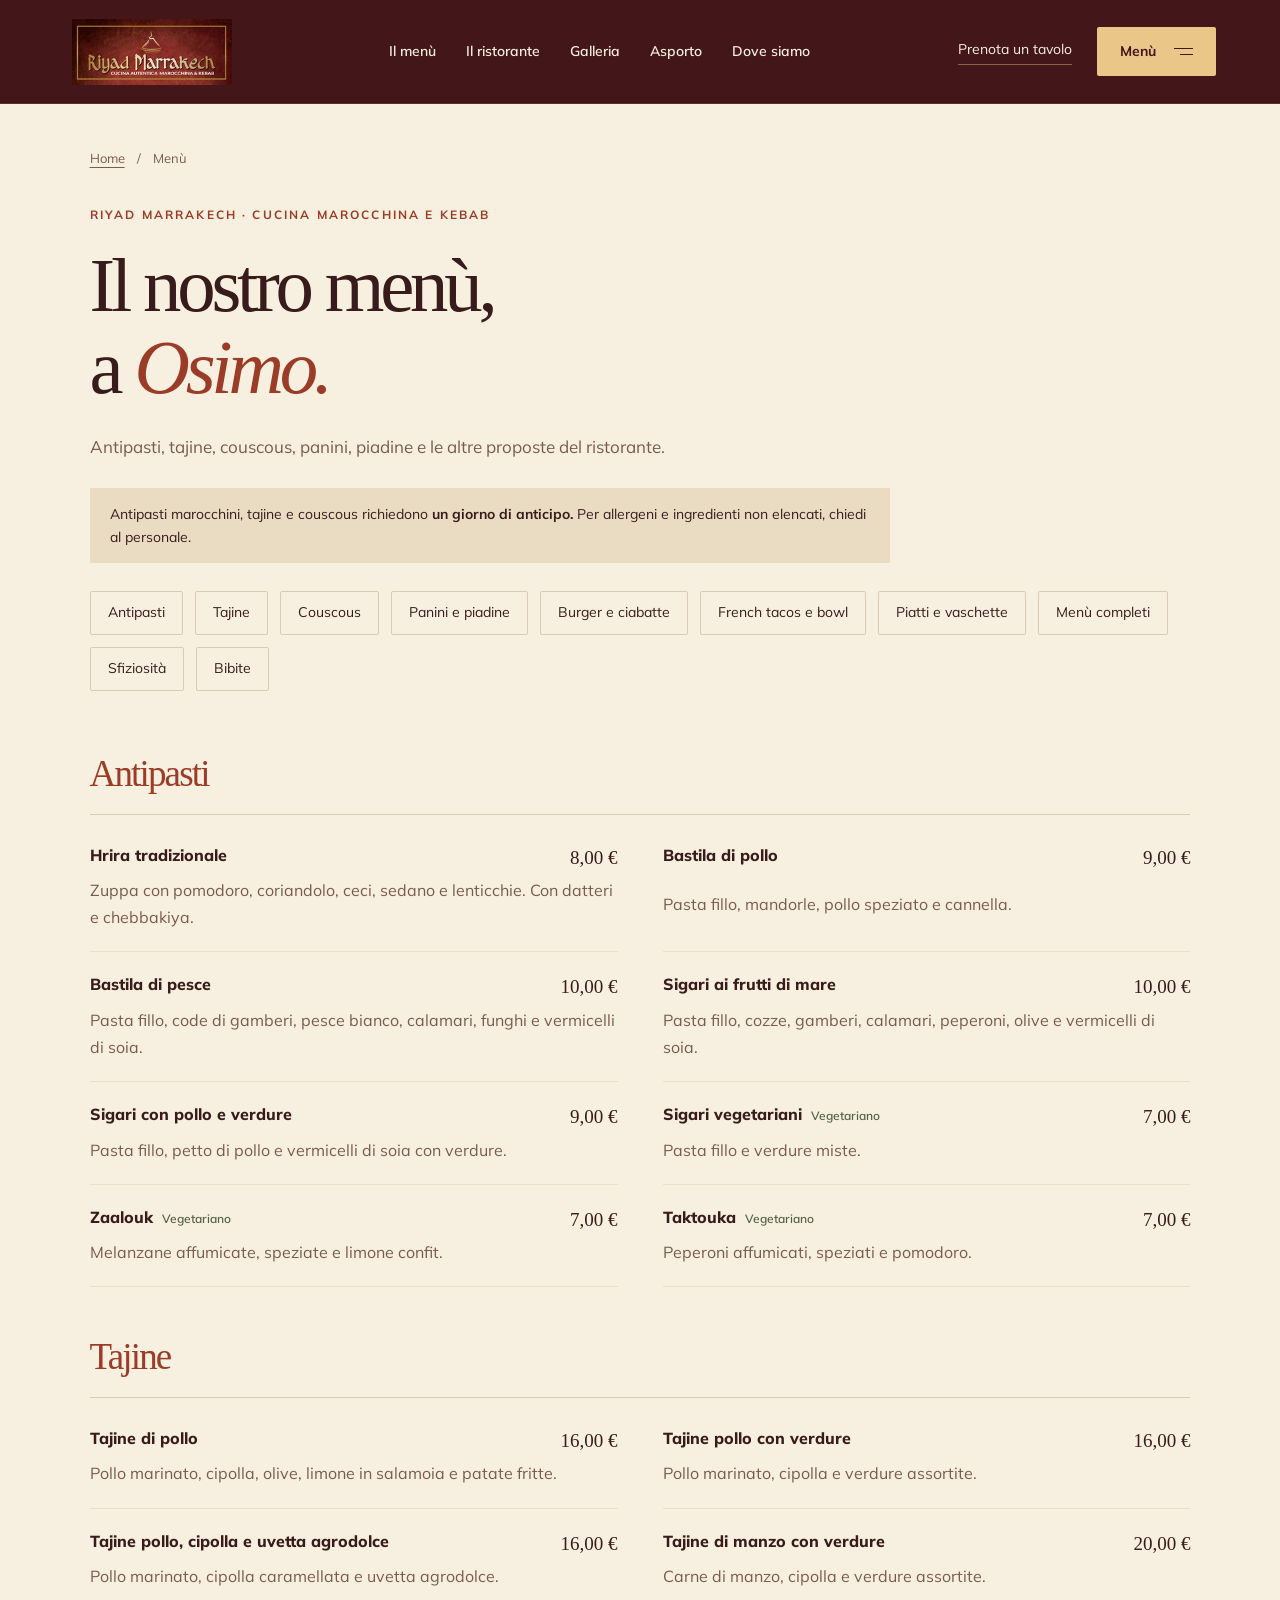
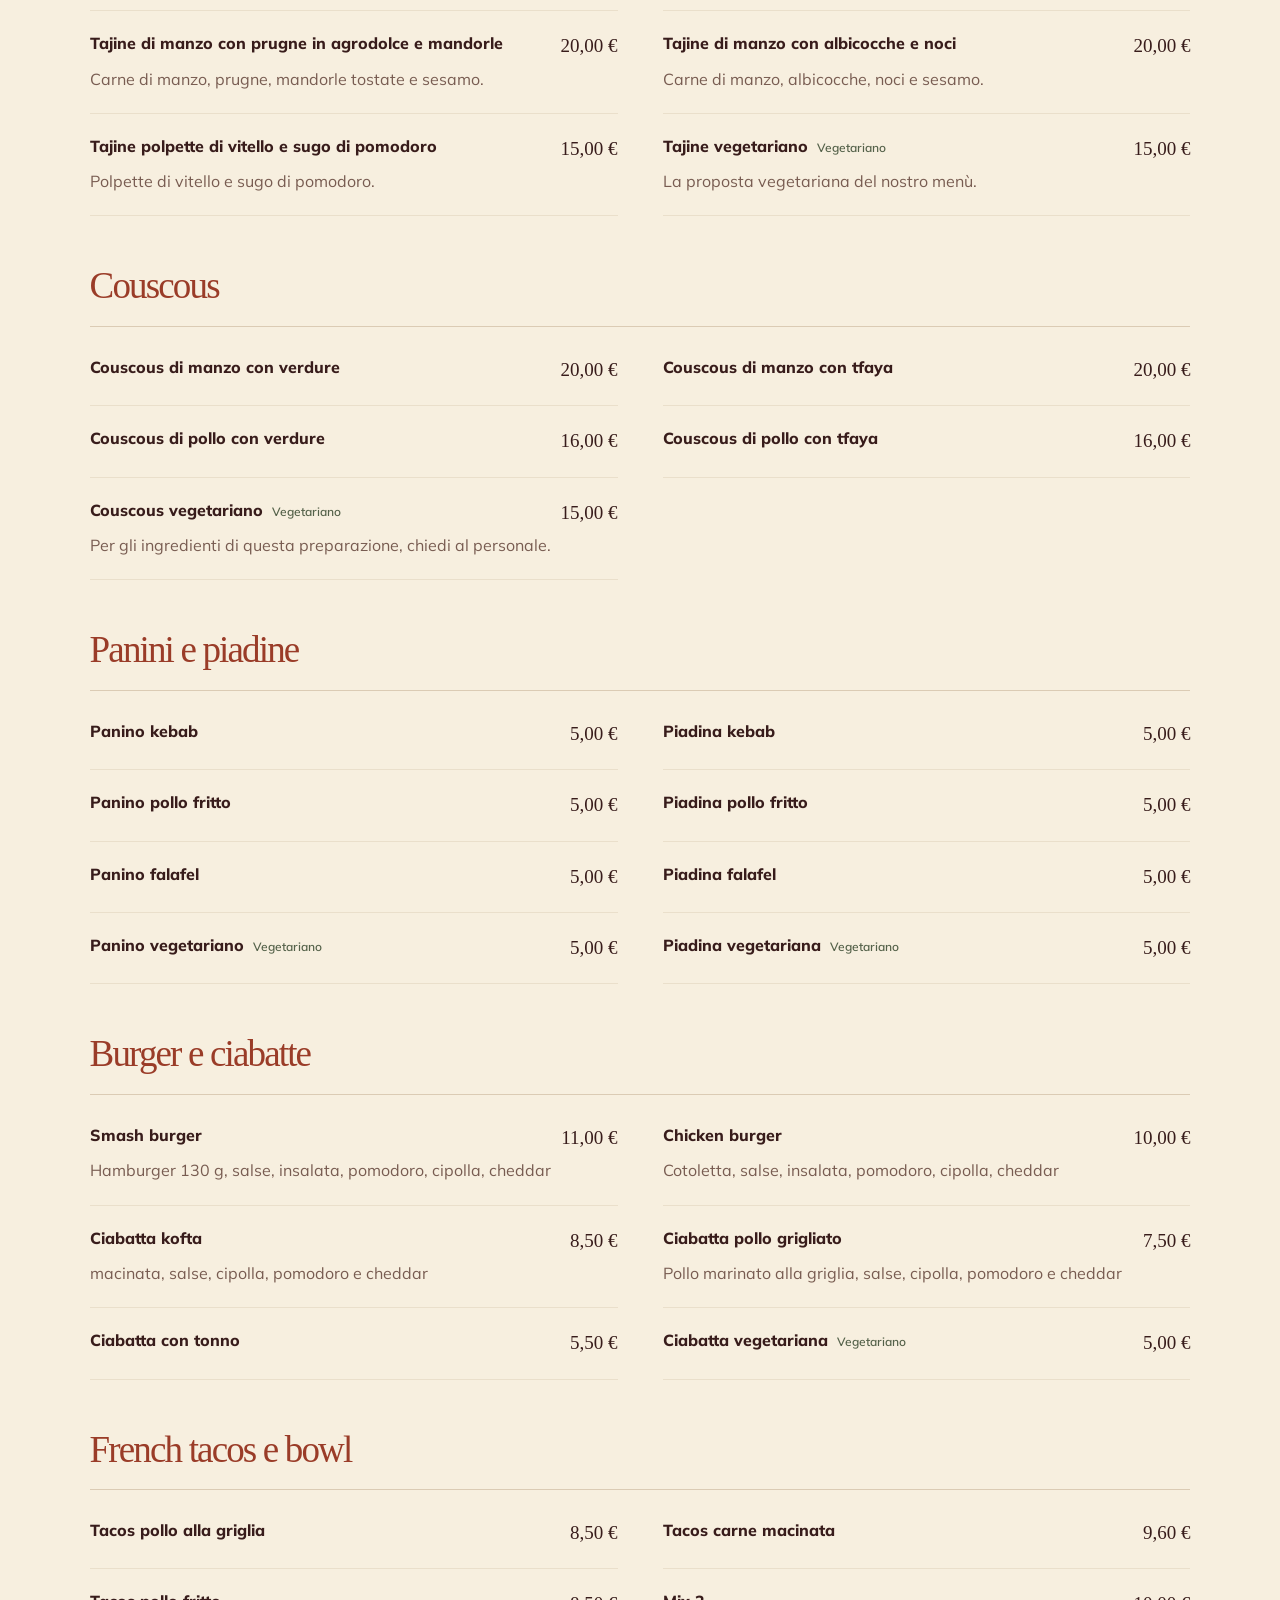
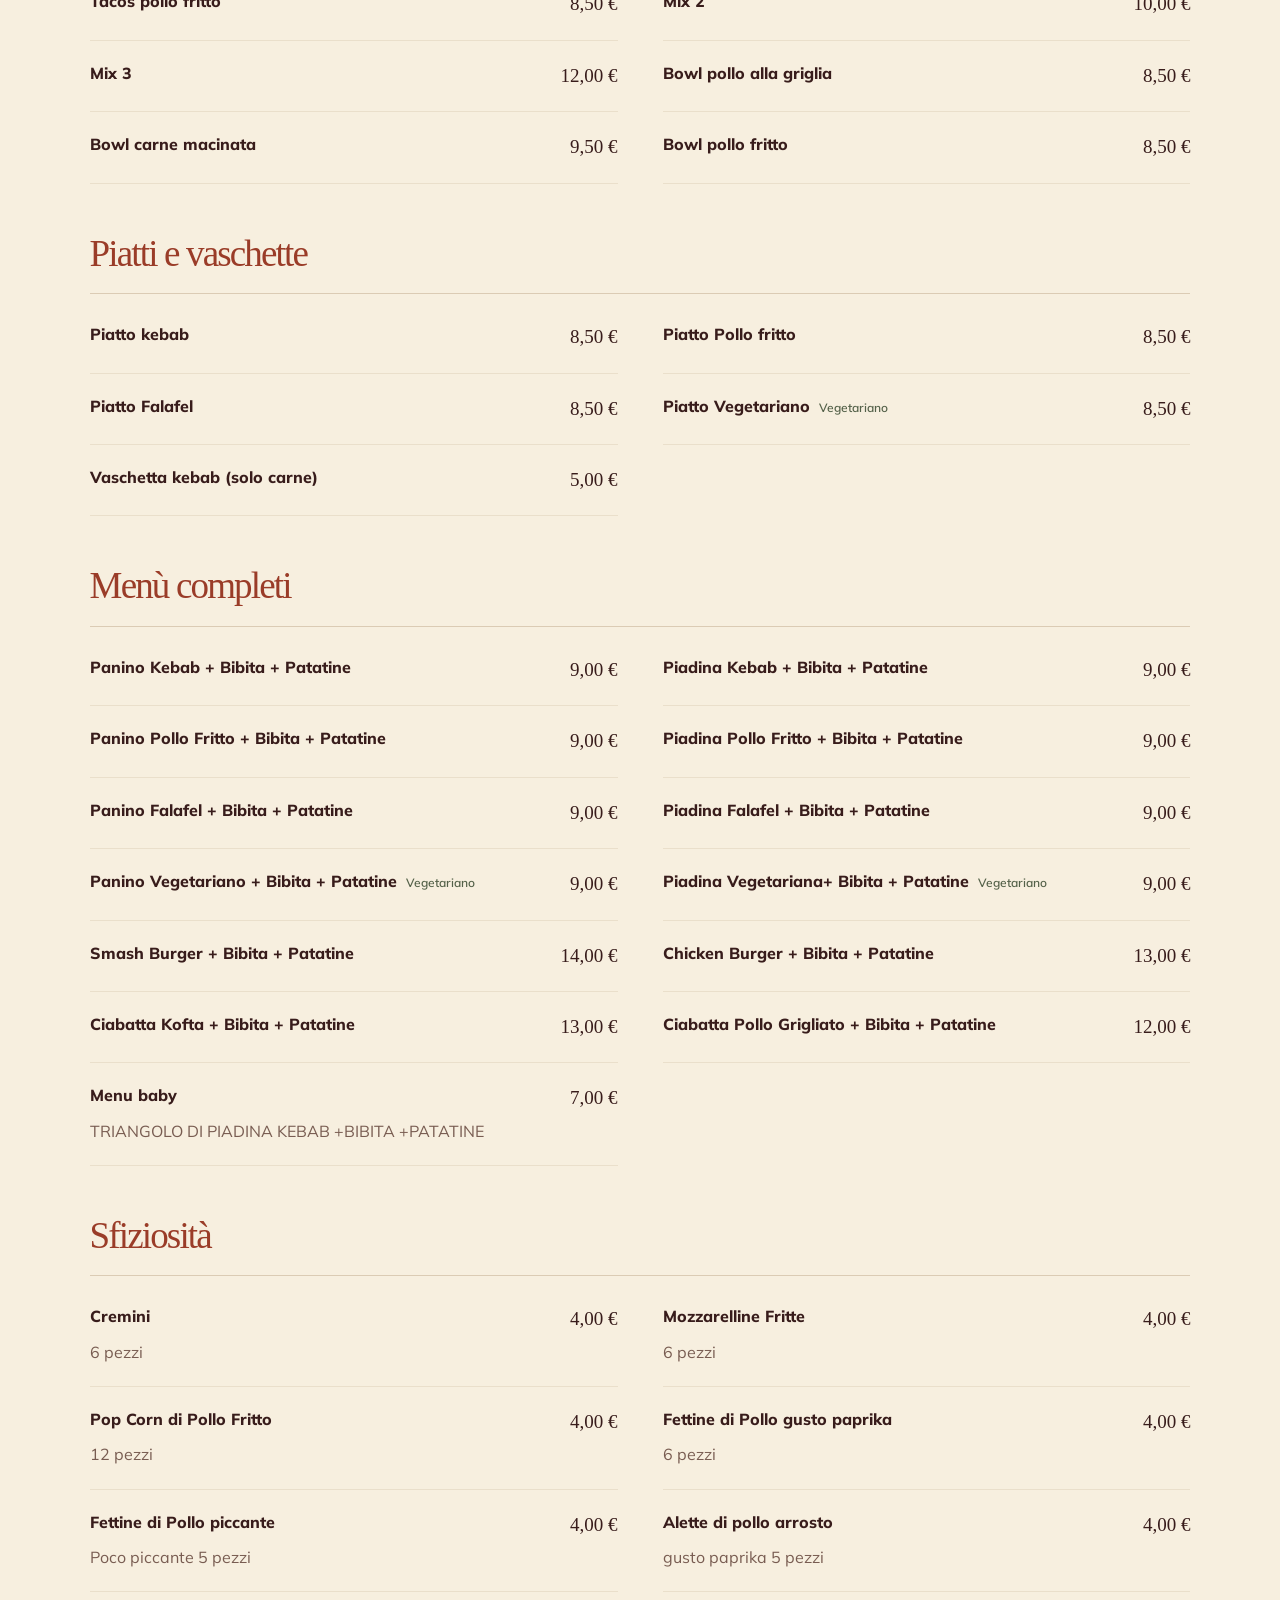
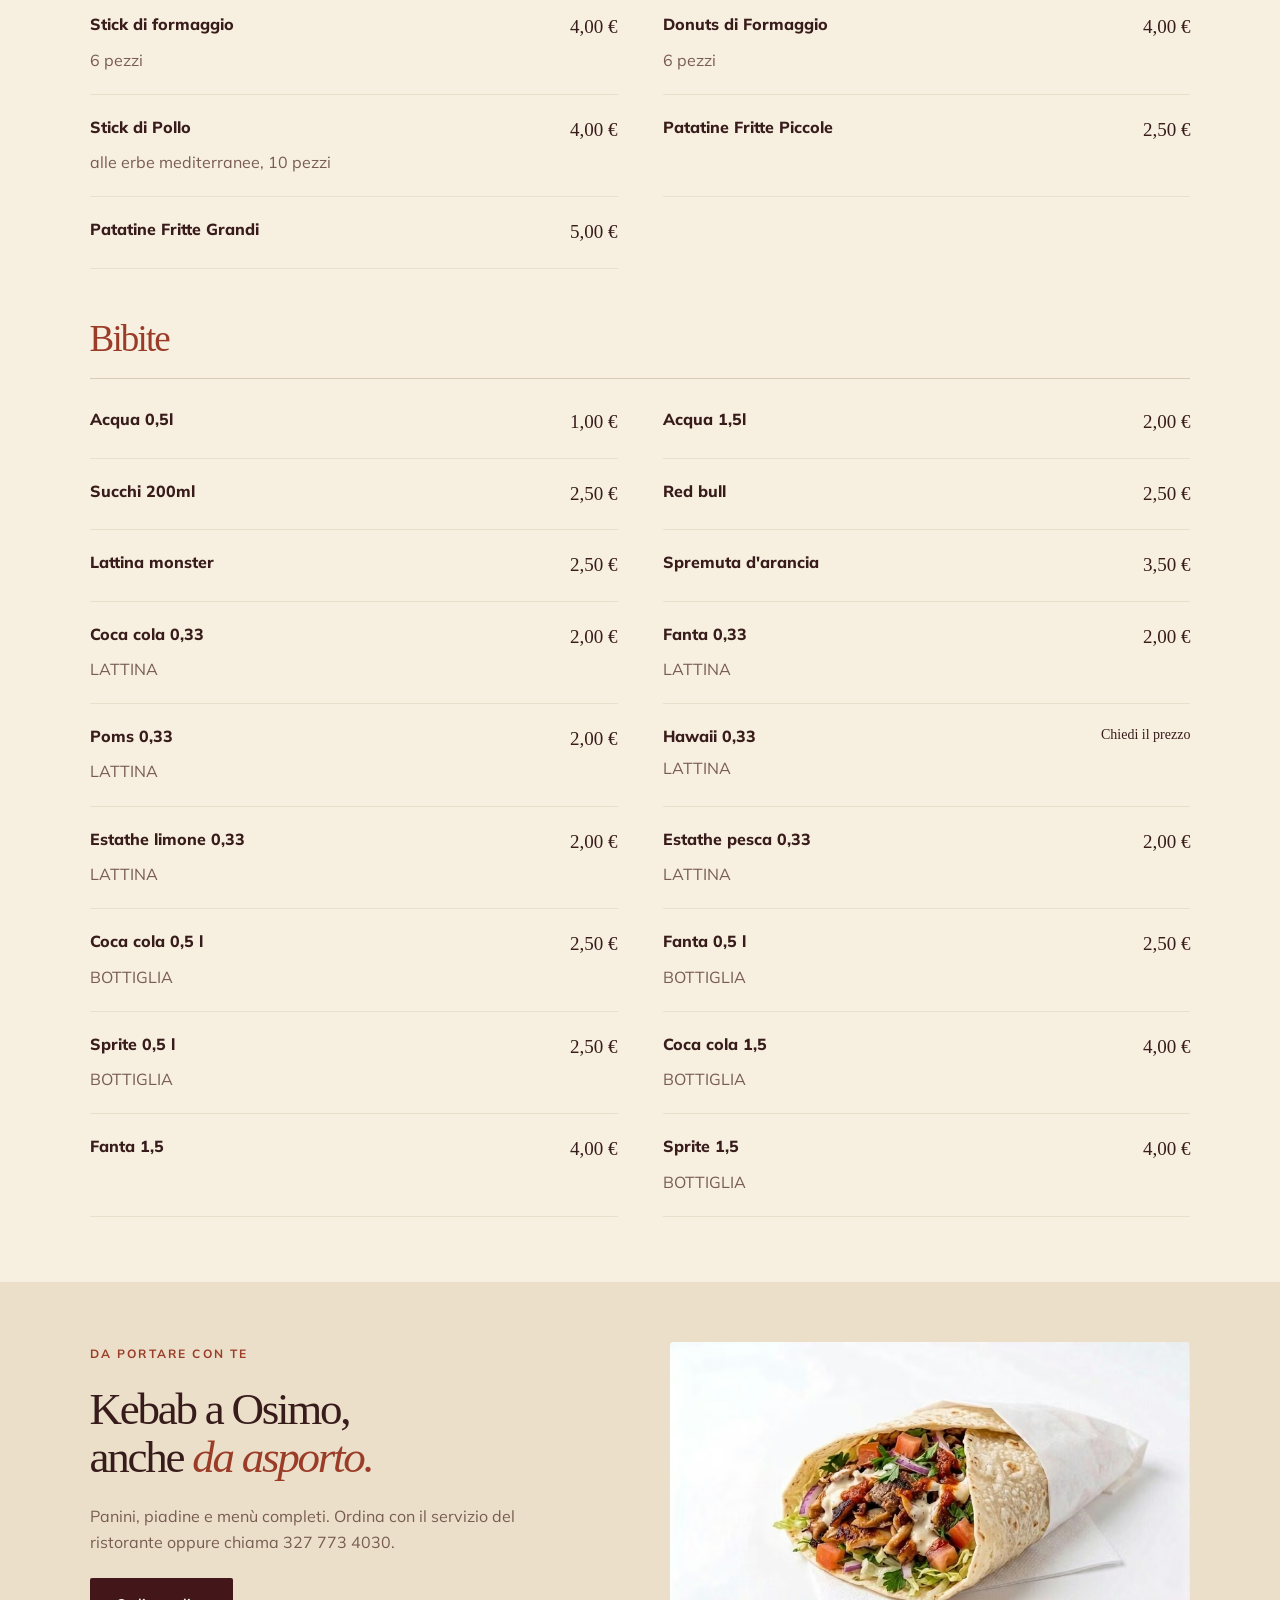
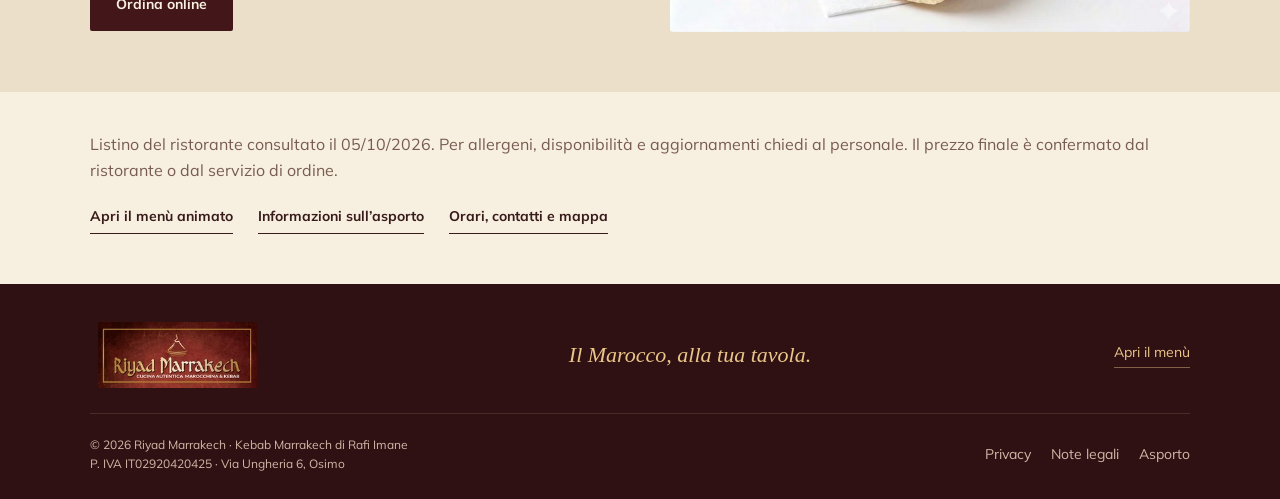
<file: menu/index.html>
<!doctype html><html lang="it"><head><meta charset="utf-8"><meta name="viewport" content="width=device-width,initial-scale=1"><meta name="theme-color" content="#431719"><title>Menù Riyad Marrakech Osimo | Piatti e prezzi</title>
  <meta name="description" content="Menù di Riyad Marrakech a Osimo: antipasti, tajine, couscous, kebab, burger, proposte vegetariane e bevande con prezzi.">
  <meta name="robots" content="index,follow,max-image-preview:large">
  <link rel="canonical" href="https://riyad-marrakech-osimo.brack04nc.chatgpt.site/menu/">
  <meta property="og:type" content="website">
  <meta property="og:site_name" content="Riyad Marrakech">
  <meta property="og:locale" content="it_IT">
  <meta property="og:title" content="Menù Riyad Marrakech Osimo | Piatti e prezzi">
  <meta property="og:description" content="Menù di Riyad Marrakech a Osimo: antipasti, tajine, couscous, kebab, burger, proposte vegetariane e bevande con prezzi.">
  <meta property="og:url" content="https://riyad-marrakech-osimo.brack04nc.chatgpt.site/menu/">
  <meta property="og:image" content="https://riyad-marrakech-osimo.brack04nc.chatgpt.site/assets/seo/menu-riyad-marrakech-osimo-social.jpg">
  <meta property="og:image:secure_url" content="https://riyad-marrakech-osimo.brack04nc.chatgpt.site/assets/seo/menu-riyad-marrakech-osimo-social.jpg">
  <meta property="og:image:type" content="image/jpeg">
  <meta property="og:image:width" content="1200">
  <meta property="og:image:height" content="630">
  <meta property="og:image:alt" content="Piadina kebab con carne e verdure">
  <meta name="twitter:card" content="summary_large_image">
  <meta name="twitter:title" content="Menù Riyad Marrakech Osimo | Piatti e prezzi">
  <meta name="twitter:description" content="Menù di Riyad Marrakech a Osimo: antipasti, tajine, couscous, kebab, burger, proposte vegetariane e bevande con prezzi.">
  <meta name="twitter:image" content="https://riyad-marrakech-osimo.brack04nc.chatgpt.site/assets/seo/menu-riyad-marrakech-osimo-social.jpg">
  <meta name="twitter:image:alt" content="Piadina kebab con carne e verdure">
  <script type="application/ld+json">{
  "@context": "https://schema.org",
  "@graph": [
    {
      "@type": "Restaurant",
      "@id": "https://riyad-marrakech-osimo.brack04nc.chatgpt.site/#ristorante",
      "name": "Riyad Marrakech",
      "legalName": "Kebab Marrakech di Rafi Imane",
      "url": "https://riyad-marrakech-osimo.brack04nc.chatgpt.site/",
      "description": "Ristorante marocchino a Osimo con tajine, couscous, kebab e servizio da asporto.",
      "telephone": "+393277734030",
      "email": "imanerafi54@gmail.com",
      "address": {
        "@type": "PostalAddress",
        "streetAddress": "Via Ungheria 6",
        "addressLocality": "Osimo",
        "addressRegion": "AN",
        "postalCode": "60027",
        "addressCountry": "IT"
      },
      "geo": {
        "@type": "GeoCoordinates",
        "latitude": 43.4828633,
        "longitude": 13.4807175
      },
      "servesCuisine": [
        "Marocchina",
        "Mediterranea",
        "Kebab"
      ],
      "hasMap": "https://www.google.com/maps?cid=6160877484898844096",
      "sameAs": [
        "https://riyadmarrakechosimo.eatbu.com/?lang=it",
        "https://www.google.com/maps?cid=6160877484898844096"
      ],
      "image": [
        "https://riyad-marrakech-osimo.brack04nc.chatgpt.site/assets/seo/riyad-marrakech-osimo-sala-1x1.jpg",
        "https://riyad-marrakech-osimo.brack04nc.chatgpt.site/assets/seo/riyad-marrakech-osimo-sala-4x3.jpg",
        "https://riyad-marrakech-osimo.brack04nc.chatgpt.site/assets/seo/riyad-marrakech-osimo-sala-16x9.jpg"
      ],
      "logo": "https://riyad-marrakech-osimo.brack04nc.chatgpt.site/assets/seo/logo-riyad-marrakech.png",
      "hasMenu": "https://riyad-marrakech-osimo.brack04nc.chatgpt.site/menu/",
      "acceptsReservations": "https://reservation.dish.co/widget/hydra-83d4dbf2-6cd6-4e92-b598-7b6b258c1d5d",
      "openingHoursSpecification": [
        {
          "@type": "OpeningHoursSpecification",
          "dayOfWeek": [
            "Monday",
            "Tuesday",
            "Wednesday",
            "Thursday"
          ],
          "opens": "11:00",
          "closes": "22:30"
        },
        {
          "@type": "OpeningHoursSpecification",
          "dayOfWeek": "Friday",
          "opens": "15:30",
          "closes": "22:30"
        },
        {
          "@type": "OpeningHoursSpecification",
          "dayOfWeek": "Saturday",
          "opens": "11:00",
          "closes": "23:00"
        },
        {
          "@type": "OpeningHoursSpecification",
          "dayOfWeek": "Sunday",
          "opens": "09:00",
          "closes": "22:30"
        }
      ],
      "paymentAccepted": [
        "Contanti",
        "Visa",
        "Mastercard",
        "American Express",
        "Maestro",
        "Carta di debito",
        "Contactless",
        "Apple Pay"
      ]
    },
    {
      "@type": "WebSite",
      "@id": "https://riyad-marrakech-osimo.brack04nc.chatgpt.site/#sito",
      "url": "https://riyad-marrakech-osimo.brack04nc.chatgpt.site/",
      "name": "Riyad Marrakech",
      "inLanguage": "it-IT",
      "publisher": {
        "@id": "https://riyad-marrakech-osimo.brack04nc.chatgpt.site/#ristorante"
      }
    },
    {
      "@type": "WebPage",
      "@id": "https://riyad-marrakech-osimo.brack04nc.chatgpt.site/menu/#pagina",
      "url": "https://riyad-marrakech-osimo.brack04nc.chatgpt.site/menu/",
      "name": "Menù Riyad Marrakech Osimo | Piatti e prezzi",
      "description": "Menù di Riyad Marrakech a Osimo: antipasti, tajine, couscous, kebab, burger, proposte vegetariane e bevande con prezzi.",
      "inLanguage": "it-IT",
      "isPartOf": {
        "@id": "https://riyad-marrakech-osimo.brack04nc.chatgpt.site/#sito"
      },
      "about": {
        "@id": "https://riyad-marrakech-osimo.brack04nc.chatgpt.site/#ristorante"
      },
      "primaryImageOfPage": {
        "@type": "ImageObject",
        "url": "https://riyad-marrakech-osimo.brack04nc.chatgpt.site/assets/seo/menu-riyad-marrakech-osimo-social.jpg",
        "width": 1200,
        "height": 630
      },
      "mainEntity": {
        "@id": "https://riyad-marrakech-osimo.brack04nc.chatgpt.site/menu/#menu"
      }
    },
    {
      "@type": "BreadcrumbList",
      "itemListElement": [
        {
          "@type": "ListItem",
          "position": 1,
          "name": "Home",
          "item": "https://riyad-marrakech-osimo.brack04nc.chatgpt.site/"
        },
        {
          "@type": "ListItem",
          "position": 2,
          "name": "Menù Riyad Marrakech Osimo",
          "item": "https://riyad-marrakech-osimo.brack04nc.chatgpt.site/menu/"
        }
      ]
    },
    {
      "@type": "Menu",
      "@id": "https://riyad-marrakech-osimo.brack04nc.chatgpt.site/menu/#menu",
      "name": "Menù di Riyad Marrakech",
      "url": "https://riyad-marrakech-osimo.brack04nc.chatgpt.site/menu/",
      "inLanguage": "it-IT",
      "hasMenuSection": [
        {
          "@type": "MenuSection",
          "name": "Antipasti",
          "hasMenuItem": [
            {
              "@type": "MenuItem",
              "name": "Hrira tradizionale",
              "description": "Zuppa con pomodoro, coriandolo, ceci, sedano e lenticchie. Con datteri e chebbakiya.",
              "offers": {
                "@type": "Offer",
                "price": "8.00",
                "priceCurrency": "EUR"
              }
            },
            {
              "@type": "MenuItem",
              "name": "Bastila di pollo",
              "description": "Pasta fillo, mandorle, pollo speziato e cannella.",
              "offers": {
                "@type": "Offer",
                "price": "9.00",
                "priceCurrency": "EUR"
              }
            },
            {
              "@type": "MenuItem",
              "name": "Bastila di pesce",
              "description": "Pasta fillo, code di gamberi, pesce bianco, calamari, funghi e vermicelli di soia.",
              "offers": {
                "@type": "Offer",
                "price": "10.00",
                "priceCurrency": "EUR"
              }
            },
            {
              "@type": "MenuItem",
              "name": "Sigari ai frutti di mare",
              "description": "Pasta fillo, cozze, gamberi, calamari, peperoni, olive e vermicelli di soia.",
              "offers": {
                "@type": "Offer",
                "price": "10.00",
                "priceCurrency": "EUR"
              }
            },
            {
              "@type": "MenuItem",
              "name": "Sigari con pollo e verdure",
              "description": "Pasta fillo, petto di pollo e vermicelli di soia con verdure.",
              "offers": {
                "@type": "Offer",
                "price": "9.00",
                "priceCurrency": "EUR"
              }
            },
            {
              "@type": "MenuItem",
              "name": "Sigari vegetariani",
              "description": "Pasta fillo e verdure miste.",
              "offers": {
                "@type": "Offer",
                "price": "7.00",
                "priceCurrency": "EUR"
              },
              "suitableForDiet": "https://schema.org/VegetarianDiet"
            },
            {
              "@type": "MenuItem",
              "name": "Zaalouk",
              "description": "Melanzane affumicate, speziate e limone confit.",
              "offers": {
                "@type": "Offer",
                "price": "7.00",
                "priceCurrency": "EUR"
              },
              "suitableForDiet": "https://schema.org/VegetarianDiet"
            },
            {
              "@type": "MenuItem",
              "name": "Taktouka",
              "description": "Peperoni affumicati, speziati e pomodoro.",
              "offers": {
                "@type": "Offer",
                "price": "7.00",
                "priceCurrency": "EUR"
              },
              "suitableForDiet": "https://schema.org/VegetarianDiet"
            }
          ]
        },
        {
          "@type": "MenuSection",
          "name": "Tajine",
          "hasMenuItem": [
            {
              "@type": "MenuItem",
              "name": "Tajine di pollo",
              "description": "Pollo marinato, cipolla, olive, limone in salamoia e patate fritte.",
              "offers": {
                "@type": "Offer",
                "price": "16.00",
                "priceCurrency": "EUR"
              }
            },
            {
              "@type": "MenuItem",
              "name": "Tajine pollo con verdure",
              "description": "Pollo marinato, cipolla e verdure assortite.",
              "offers": {
                "@type": "Offer",
                "price": "16.00",
                "priceCurrency": "EUR"
              }
            },
            {
              "@type": "MenuItem",
              "name": "Tajine pollo, cipolla e uvetta agrodolce",
              "description": "Pollo marinato, cipolla caramellata e uvetta agrodolce.",
              "offers": {
                "@type": "Offer",
                "price": "16.00",
                "priceCurrency": "EUR"
              }
            },
            {
              "@type": "MenuItem",
              "name": "Tajine di manzo con verdure",
              "description": "Carne di manzo, cipolla e verdure assortite.",
              "offers": {
                "@type": "Offer",
                "price": "20.00",
                "priceCurrency": "EUR"
              }
            },
            {
              "@type": "MenuItem",
              "name": "Tajine di manzo con prugne in agrodolce e mandorle",
              "description": "Carne di manzo, prugne, mandorle tostate e sesamo.",
              "offers": {
                "@type": "Offer",
                "price": "20.00",
                "priceCurrency": "EUR"
              }
            },
            {
              "@type": "MenuItem",
              "name": "Tajine di manzo con albicocche e noci",
              "description": "Carne di manzo, albicocche, noci e sesamo.",
              "offers": {
                "@type": "Offer",
                "price": "20.00",
                "priceCurrency": "EUR"
              }
            },
            {
              "@type": "MenuItem",
              "name": "Tajine polpette di vitello e sugo di pomodoro",
              "description": "Polpette di vitello e sugo di pomodoro.",
              "offers": {
                "@type": "Offer",
                "price": "15.00",
                "priceCurrency": "EUR"
              }
            },
            {
              "@type": "MenuItem",
              "name": "Tajine vegetariano",
              "description": "La proposta vegetariana del nostro menù.",
              "offers": {
                "@type": "Offer",
                "price": "15.00",
                "priceCurrency": "EUR"
              },
              "suitableForDiet": "https://schema.org/VegetarianDiet"
            }
          ]
        },
        {
          "@type": "MenuSection",
          "name": "Couscous",
          "hasMenuItem": [
            {
              "@type": "MenuItem",
              "name": "Couscous di manzo con verdure",
              "offers": {
                "@type": "Offer",
                "price": "20.00",
                "priceCurrency": "EUR"
              }
            },
            {
              "@type": "MenuItem",
              "name": "Couscous di manzo con tfaya",
              "offers": {
                "@type": "Offer",
                "price": "20.00",
                "priceCurrency": "EUR"
              }
            },
            {
              "@type": "MenuItem",
              "name": "Couscous di pollo con verdure",
              "offers": {
                "@type": "Offer",
                "price": "16.00",
                "priceCurrency": "EUR"
              }
            },
            {
              "@type": "MenuItem",
              "name": "Couscous di pollo con tfaya",
              "offers": {
                "@type": "Offer",
                "price": "16.00",
                "priceCurrency": "EUR"
              }
            },
            {
              "@type": "MenuItem",
              "name": "Couscous vegetariano",
              "description": "Per gli ingredienti di questa preparazione, chiedi al personale.",
              "offers": {
                "@type": "Offer",
                "price": "15.00",
                "priceCurrency": "EUR"
              },
              "suitableForDiet": "https://schema.org/VegetarianDiet"
            }
          ]
        },
        {
          "@type": "MenuSection",
          "name": "Panini e piadine",
          "hasMenuItem": [
            {
              "@type": "MenuItem",
              "name": "Panino kebab",
              "offers": {
                "@type": "Offer",
                "price": "5.00",
                "priceCurrency": "EUR"
              }
            },
            {
              "@type": "MenuItem",
              "name": "Piadina kebab",
              "offers": {
                "@type": "Offer",
                "price": "5.00",
                "priceCurrency": "EUR"
              }
            },
            {
              "@type": "MenuItem",
              "name": "Panino pollo fritto",
              "offers": {
                "@type": "Offer",
                "price": "5.00",
                "priceCurrency": "EUR"
              }
            },
            {
              "@type": "MenuItem",
              "name": "Piadina pollo fritto",
              "offers": {
                "@type": "Offer",
                "price": "5.00",
                "priceCurrency": "EUR"
              }
            },
            {
              "@type": "MenuItem",
              "name": "Panino falafel",
              "offers": {
                "@type": "Offer",
                "price": "5.00",
                "priceCurrency": "EUR"
              }
            },
            {
              "@type": "MenuItem",
              "name": "Piadina falafel",
              "offers": {
                "@type": "Offer",
                "price": "5.00",
                "priceCurrency": "EUR"
              }
            },
            {
              "@type": "MenuItem",
              "name": "Panino vegetariano",
              "offers": {
                "@type": "Offer",
                "price": "5.00",
                "priceCurrency": "EUR"
              },
              "suitableForDiet": "https://schema.org/VegetarianDiet"
            },
            {
              "@type": "MenuItem",
              "name": "Piadina vegetariana",
              "offers": {
                "@type": "Offer",
                "price": "5.00",
                "priceCurrency": "EUR"
              },
              "suitableForDiet": "https://schema.org/VegetarianDiet"
            }
          ]
        },
        {
          "@type": "MenuSection",
          "name": "Burger e ciabatte",
          "hasMenuItem": [
            {
              "@type": "MenuItem",
              "name": "Smash burger",
              "description": "Hamburger 130 g, salse, insalata, pomodoro, cipolla, cheddar",
              "offers": {
                "@type": "Offer",
                "price": "11.00",
                "priceCurrency": "EUR"
              }
            },
            {
              "@type": "MenuItem",
              "name": "Chicken burger",
              "description": "Cotoletta, salse, insalata, pomodoro, cipolla, cheddar",
              "offers": {
                "@type": "Offer",
                "price": "10.00",
                "priceCurrency": "EUR"
              }
            },
            {
              "@type": "MenuItem",
              "name": "Ciabatta kofta",
              "description": "macinata, salse, cipolla, pomodoro e cheddar",
              "offers": {
                "@type": "Offer",
                "price": "8.50",
                "priceCurrency": "EUR"
              }
            },
            {
              "@type": "MenuItem",
              "name": "Ciabatta pollo grigliato",
              "description": "Pollo marinato alla griglia, salse, cipolla, pomodoro e cheddar",
              "offers": {
                "@type": "Offer",
                "price": "7.50",
                "priceCurrency": "EUR"
              }
            },
            {
              "@type": "MenuItem",
              "name": "Ciabatta con tonno",
              "offers": {
                "@type": "Offer",
                "price": "5.50",
                "priceCurrency": "EUR"
              }
            },
            {
              "@type": "MenuItem",
              "name": "Ciabatta vegetariana",
              "offers": {
                "@type": "Offer",
                "price": "5.00",
                "priceCurrency": "EUR"
              },
              "suitableForDiet": "https://schema.org/VegetarianDiet"
            }
          ]
        },
        {
          "@type": "MenuSection",
          "name": "French tacos e bowl",
          "hasMenuItem": [
            {
              "@type": "MenuItem",
              "name": "Tacos pollo alla griglia",
              "offers": {
                "@type": "Offer",
                "price": "8.50",
                "priceCurrency": "EUR"
              }
            },
            {
              "@type": "MenuItem",
              "name": "Tacos carne macinata",
              "offers": {
                "@type": "Offer",
                "price": "9.60",
                "priceCurrency": "EUR"
              }
            },
            {
              "@type": "MenuItem",
              "name": "Tacos pollo fritto",
              "offers": {
                "@type": "Offer",
                "price": "8.50",
                "priceCurrency": "EUR"
              }
            },
            {
              "@type": "MenuItem",
              "name": "Mix 2",
              "offers": {
                "@type": "Offer",
                "price": "10.00",
                "priceCurrency": "EUR"
              }
            },
            {
              "@type": "MenuItem",
              "name": "Mix 3",
              "offers": {
                "@type": "Offer",
                "price": "12.00",
                "priceCurrency": "EUR"
              }
            },
            {
              "@type": "MenuItem",
              "name": "Bowl pollo alla griglia",
              "offers": {
                "@type": "Offer",
                "price": "8.50",
                "priceCurrency": "EUR"
              }
            },
            {
              "@type": "MenuItem",
              "name": "Bowl carne macinata",
              "offers": {
                "@type": "Offer",
                "price": "9.50",
                "priceCurrency": "EUR"
              }
            },
            {
              "@type": "MenuItem",
              "name": "Bowl pollo fritto",
              "offers": {
                "@type": "Offer",
                "price": "8.50",
                "priceCurrency": "EUR"
              }
            }
          ]
        },
        {
          "@type": "MenuSection",
          "name": "Piatti e vaschette",
          "hasMenuItem": [
            {
              "@type": "MenuItem",
              "name": "Piatto kebab",
              "offers": {
                "@type": "Offer",
                "price": "8.50",
                "priceCurrency": "EUR"
              }
            },
            {
              "@type": "MenuItem",
              "name": "Piatto Pollo fritto",
              "offers": {
                "@type": "Offer",
                "price": "8.50",
                "priceCurrency": "EUR"
              }
            },
            {
              "@type": "MenuItem",
              "name": "Piatto Falafel",
              "offers": {
                "@type": "Offer",
                "price": "8.50",
                "priceCurrency": "EUR"
              }
            },
            {
              "@type": "MenuItem",
              "name": "Piatto Vegetariano",
              "offers": {
                "@type": "Offer",
                "price": "8.50",
                "priceCurrency": "EUR"
              },
              "suitableForDiet": "https://schema.org/VegetarianDiet"
            },
            {
              "@type": "MenuItem",
              "name": "Vaschetta kebab (solo carne)",
              "offers": {
                "@type": "Offer",
                "price": "5.00",
                "priceCurrency": "EUR"
              }
            }
          ]
        },
        {
          "@type": "MenuSection",
          "name": "Menù completi",
          "hasMenuItem": [
            {
              "@type": "MenuItem",
              "name": "Panino Kebab + Bibita + Patatine",
              "offers": {
                "@type": "Offer",
                "price": "9.00",
                "priceCurrency": "EUR"
              }
            },
            {
              "@type": "MenuItem",
              "name": "Piadina Kebab + Bibita + Patatine",
              "offers": {
                "@type": "Offer",
                "price": "9.00",
                "priceCurrency": "EUR"
              }
            },
            {
              "@type": "MenuItem",
              "name": "Panino Pollo Fritto + Bibita + Patatine",
              "offers": {
                "@type": "Offer",
                "price": "9.00",
                "priceCurrency": "EUR"
              }
            },
            {
              "@type": "MenuItem",
              "name": "Piadina Pollo Fritto + Bibita + Patatine",
              "offers": {
                "@type": "Offer",
                "price": "9.00",
                "priceCurrency": "EUR"
              }
            },
            {
              "@type": "MenuItem",
              "name": "Panino Falafel + Bibita + Patatine",
              "offers": {
                "@type": "Offer",
                "price": "9.00",
                "priceCurrency": "EUR"
              }
            },
            {
              "@type": "MenuItem",
              "name": "Piadina Falafel + Bibita + Patatine",
              "offers": {
                "@type": "Offer",
                "price": "9.00",
                "priceCurrency": "EUR"
              }
            },
            {
              "@type": "MenuItem",
              "name": "Panino Vegetariano + Bibita + Patatine",
              "offers": {
                "@type": "Offer",
                "price": "9.00",
                "priceCurrency": "EUR"
              },
              "suitableForDiet": "https://schema.org/VegetarianDiet"
            },
            {
              "@type": "MenuItem",
              "name": "Piadina Vegetariana+ Bibita + Patatine",
              "offers": {
                "@type": "Offer",
                "price": "9.00",
                "priceCurrency": "EUR"
              },
              "suitableForDiet": "https://schema.org/VegetarianDiet"
            },
            {
              "@type": "MenuItem",
              "name": "Smash Burger + Bibita + Patatine",
              "offers": {
                "@type": "Offer",
                "price": "14.00",
                "priceCurrency": "EUR"
              }
            },
            {
              "@type": "MenuItem",
              "name": "Chicken Burger + Bibita + Patatine",
              "offers": {
                "@type": "Offer",
                "price": "13.00",
                "priceCurrency": "EUR"
              }
            },
            {
              "@type": "MenuItem",
              "name": "Ciabatta Kofta + Bibita + Patatine",
              "offers": {
                "@type": "Offer",
                "price": "13.00",
                "priceCurrency": "EUR"
              }
            },
            {
              "@type": "MenuItem",
              "name": "Ciabatta Pollo Grigliato + Bibita + Patatine",
              "offers": {
                "@type": "Offer",
                "price": "12.00",
                "priceCurrency": "EUR"
              }
            },
            {
              "@type": "MenuItem",
              "name": "Menu baby",
              "description": "TRIANGOLO DI PIADINA KEBAB +BIBITA +PATATINE",
              "offers": {
                "@type": "Offer",
                "price": "7.00",
                "priceCurrency": "EUR"
              }
            }
          ]
        },
        {
          "@type": "MenuSection",
          "name": "Sfiziosità",
          "hasMenuItem": [
            {
              "@type": "MenuItem",
              "name": "Cremini",
              "description": "6 pezzi",
              "offers": {
                "@type": "Offer",
                "price": "4.00",
                "priceCurrency": "EUR"
              }
            },
            {
              "@type": "MenuItem",
              "name": "Mozzarelline Fritte",
              "description": "6 pezzi",
              "offers": {
                "@type": "Offer",
                "price": "4.00",
                "priceCurrency": "EUR"
              }
            },
            {
              "@type": "MenuItem",
              "name": "Pop Corn di Pollo Fritto",
              "description": "12 pezzi",
              "offers": {
                "@type": "Offer",
                "price": "4.00",
                "priceCurrency": "EUR"
              }
            },
            {
              "@type": "MenuItem",
              "name": "Fettine di Pollo gusto paprika",
              "description": "6 pezzi",
              "offers": {
                "@type": "Offer",
                "price": "4.00",
                "priceCurrency": "EUR"
              }
            },
            {
              "@type": "MenuItem",
              "name": "Fettine di Pollo piccante",
              "description": "Poco piccante 5 pezzi",
              "offers": {
                "@type": "Offer",
                "price": "4.00",
                "priceCurrency": "EUR"
              }
            },
            {
              "@type": "MenuItem",
              "name": "Alette di pollo arrosto",
              "description": "gusto paprika 5 pezzi",
              "offers": {
                "@type": "Offer",
                "price": "4.00",
                "priceCurrency": "EUR"
              }
            },
            {
              "@type": "MenuItem",
              "name": "Stick di formaggio",
              "description": "6 pezzi",
              "offers": {
                "@type": "Offer",
                "price": "4.00",
                "priceCurrency": "EUR"
              }
            },
            {
              "@type": "MenuItem",
              "name": "Donuts di Formaggio",
              "description": "6 pezzi",
              "offers": {
                "@type": "Offer",
                "price": "4.00",
                "priceCurrency": "EUR"
              }
            },
            {
              "@type": "MenuItem",
              "name": "Stick di Pollo",
              "description": "alle erbe mediterranee, 10 pezzi",
              "offers": {
                "@type": "Offer",
                "price": "4.00",
                "priceCurrency": "EUR"
              }
            },
            {
              "@type": "MenuItem",
              "name": "Patatine Fritte Piccole",
              "offers": {
                "@type": "Offer",
                "price": "2.50",
                "priceCurrency": "EUR"
              }
            },
            {
              "@type": "MenuItem",
              "name": "Patatine Fritte Grandi",
              "offers": {
                "@type": "Offer",
                "price": "5.00",
                "priceCurrency": "EUR"
              }
            }
          ]
        },
        {
          "@type": "MenuSection",
          "name": "Bibite",
          "hasMenuItem": [
            {
              "@type": "MenuItem",
              "name": "Acqua 0,5l",
              "offers": {
                "@type": "Offer",
                "price": "1.00",
                "priceCurrency": "EUR"
              }
            },
            {
              "@type": "MenuItem",
              "name": "Acqua 1,5l",
              "offers": {
                "@type": "Offer",
                "price": "2.00",
                "priceCurrency": "EUR"
              }
            },
            {
              "@type": "MenuItem",
              "name": "Succhi 200ml",
              "offers": {
                "@type": "Offer",
                "price": "2.50",
                "priceCurrency": "EUR"
              }
            },
            {
              "@type": "MenuItem",
              "name": "Red bull",
              "offers": {
                "@type": "Offer",
                "price": "2.50",
                "priceCurrency": "EUR"
              }
            },
            {
              "@type": "MenuItem",
              "name": "Lattina monster",
              "offers": {
                "@type": "Offer",
                "price": "2.50",
                "priceCurrency": "EUR"
              }
            },
            {
              "@type": "MenuItem",
              "name": "Spremuta d'arancia",
              "offers": {
                "@type": "Offer",
                "price": "3.50",
                "priceCurrency": "EUR"
              }
            },
            {
              "@type": "MenuItem",
              "name": "Coca cola 0,33",
              "description": "LATTINA",
              "offers": {
                "@type": "Offer",
                "price": "2.00",
                "priceCurrency": "EUR"
              }
            },
            {
              "@type": "MenuItem",
              "name": "Fanta 0,33",
              "description": "LATTINA",
              "offers": {
                "@type": "Offer",
                "price": "2.00",
                "priceCurrency": "EUR"
              }
            },
            {
              "@type": "MenuItem",
              "name": "Poms 0,33",
              "description": "LATTINA",
              "offers": {
                "@type": "Offer",
                "price": "2.00",
                "priceCurrency": "EUR"
              }
            },
            {
              "@type": "MenuItem",
              "name": "Hawaii 0,33",
              "description": "LATTINA"
            },
            {
              "@type": "MenuItem",
              "name": "Estathe limone 0,33",
              "description": "LATTINA",
              "offers": {
                "@type": "Offer",
                "price": "2.00",
                "priceCurrency": "EUR"
              }
            },
            {
              "@type": "MenuItem",
              "name": "Estathe pesca 0,33",
              "description": "LATTINA",
              "offers": {
                "@type": "Offer",
                "price": "2.00",
                "priceCurrency": "EUR"
              }
            },
            {
              "@type": "MenuItem",
              "name": "Coca cola 0,5 l",
              "description": "BOTTIGLIA",
              "offers": {
                "@type": "Offer",
                "price": "2.50",
                "priceCurrency": "EUR"
              }
            },
            {
              "@type": "MenuItem",
              "name": "Fanta 0,5 l",
              "description": "BOTTIGLIA",
              "offers": {
                "@type": "Offer",
                "price": "2.50",
                "priceCurrency": "EUR"
              }
            },
            {
              "@type": "MenuItem",
              "name": "Sprite 0,5 l",
              "description": "BOTTIGLIA",
              "offers": {
                "@type": "Offer",
                "price": "2.50",
                "priceCurrency": "EUR"
              }
            },
            {
              "@type": "MenuItem",
              "name": "Coca cola 1,5",
              "description": "BOTTIGLIA",
              "offers": {
                "@type": "Offer",
                "price": "4.00",
                "priceCurrency": "EUR"
              }
            },
            {
              "@type": "MenuItem",
              "name": "Fanta 1,5",
              "offers": {
                "@type": "Offer",
                "price": "4.00",
                "priceCurrency": "EUR"
              }
            },
            {
              "@type": "MenuItem",
              "name": "Sprite 1,5",
              "description": "BOTTIGLIA",
              "offers": {
                "@type": "Offer",
                "price": "4.00",
                "priceCurrency": "EUR"
              }
            }
          ]
        }
      ]
    }
  ]
}</script>  <link rel="icon" href="../favicon.ico" sizes="16x16 32x32 48x48">
  <link rel="icon" type="image/png" sizes="96x96" href="../favicon-96.png">
  <link rel="icon" type="image/svg+xml" href="../favicon.svg">
  <link rel="apple-touch-icon" sizes="180x180" href="../apple-touch-icon.png">
  <link rel="manifest" href="../site.webmanifest">
  <link rel="preload" href="../assets/mulish.woff2" as="font" type="font/woff2" crossorigin><link rel="stylesheet" href="../style.css"><script src="../menu-engine.js" defer></script><script src="../script.js" defer></script></head><body class="public-menu-page"><a class="skip-link" href="#contenuto">Vai al contenuto</a><header class="site-header"><a class="brand" href="../index.html" aria-label="Riyad Marrakech, homepage"><img src="../assets/images/logo-riyad-marrakech.webp" width="242" height="100" alt="Riyad Marrakech" decoding="async"></a><nav class="desktop-nav" aria-label="Navigazione principale"><a href="../menu/index.html">Il menù</a><a href="../index.html#ristorante">Il ristorante</a><a href="../index.html#galleria">Galleria</a><a href="../asporto/index.html">Asporto</a><a href="../index.html#contatti">Dove siamo</a></nav><div class="header-actions"><a class="reserve-link" href="https://reservation.dish.co/widget/hydra-83d4dbf2-6cd6-4e92-b598-7b6b258c1d5d" target="_blank" rel="noopener" data-action="reservation">Prenota un tavolo</a><details class="mobile-site-nav"><summary>Esplora</summary><nav aria-label="Sezioni del sito"><a href="../menu/index.html">Il menù</a><a href="../index.html#ristorante">Il ristorante</a><a href="../index.html#galleria">Galleria</a><a href="../asporto/index.html">Asporto</a><a href="../index.html#contatti">Dove siamo</a><a href="https://reservation.dish.co/widget/hydra-83d4dbf2-6cd6-4e92-b598-7b6b258c1d5d" target="_blank" rel="noopener" data-action="reservation">Prenota un tavolo</a></nav></details><a class="menu-button" href="../index.html#menu"><span>Menù</span><span class="menu-lines" aria-hidden="true"><i></i><i></i></span></a></div></header><main id="contenuto"><section class="public-menu-intro section-pad"><nav class="breadcrumbs" aria-label="Percorso di navigazione"><a href="../index.html">Home</a><span aria-hidden="true">/</span><span aria-current="page">Menù</span></nav><p class="eyebrow">Riyad Marrakech · Cucina marocchina e kebab</p><h1>Il nostro menù,<br>a <em>Osimo.</em></h1><p>Antipasti, tajine, couscous, panini, piadine e le altre proposte del ristorante.</p><div class="public-menu-notice"><p>Antipasti marocchini, tajine e couscous richiedono <strong>un giorno di anticipo.</strong> Per allergeni e ingredienti non elencati, chiedi al personale.</p></div><nav class="public-menu-nav" aria-label="Categorie del menù"><a href="#antipasti">Antipasti</a><a href="#tajine">Tajine</a><a href="#couscous">Couscous</a><a href="#kebab">Panini e piadine</a><a href="#burger">Burger e ciabatte</a><a href="#tacos">French tacos e bowl</a><a href="#piatti">Piatti e vaschette</a><a href="#menu-completi">Menù completi</a><a href="#sfiziosita">Sfiziosità</a><a href="#bibite">Bibite</a></nav></section><div class="public-menu-list section-pad"><section class="public-menu-group" id="antipasti" aria-labelledby="titolo-antipasti"><h2 id="titolo-antipasti">Antipasti</h2><div class="menu-dish-list"><article class="dish" data-dish-id="dish-21"><h3>Hrira tradizionale</h3><span class="dish-price">8,00 €</span><p class="dish-description">Zuppa con pomodoro, coriandolo, ceci, sedano e lenticchie. Con datteri e chebbakiya.</p></article><article class="dish" data-dish-id="dish-22"><h3>Bastila di pollo</h3><span class="dish-price">9,00 €</span><p class="dish-description">Pasta fillo, mandorle, pollo speziato e cannella.</p></article><article class="dish" data-dish-id="dish-23"><h3>Bastila di pesce</h3><span class="dish-price">10,00 €</span><p class="dish-description">Pasta fillo, code di gamberi, pesce bianco, calamari, funghi e vermicelli di soia.</p></article><article class="dish" data-dish-id="dish-24"><h3>Sigari ai frutti di mare</h3><span class="dish-price">10,00 €</span><p class="dish-description">Pasta fillo, cozze, gamberi, calamari, peperoni, olive e vermicelli di soia.</p></article><article class="dish" data-dish-id="dish-25"><h3>Sigari con pollo e verdure</h3><span class="dish-price">9,00 €</span><p class="dish-description">Pasta fillo, petto di pollo e vermicelli di soia con verdure.</p></article><article class="dish" data-dish-id="dish-26"><h3>Sigari vegetariani<span class="dish-tag">Vegetariano</span></h3><span class="dish-price">7,00 €</span><p class="dish-description">Pasta fillo e verdure miste.</p></article><article class="dish" data-dish-id="dish-27"><h3>Zaalouk<span class="dish-tag">Vegetariano</span></h3><span class="dish-price">7,00 €</span><p class="dish-description">Melanzane affumicate, speziate e limone confit.</p></article><article class="dish" data-dish-id="dish-28"><h3>Taktouka<span class="dish-tag">Vegetariano</span></h3><span class="dish-price">7,00 €</span><p class="dish-description">Peperoni affumicati, speziati e pomodoro.</p></article></div></section><section class="public-menu-group" id="tajine" aria-labelledby="titolo-tajine"><h2 id="titolo-tajine">Tajine</h2><div class="menu-dish-list"><article class="dish" data-dish-id="dish-29"><h3>Tajine di pollo</h3><span class="dish-price">16,00 €</span><p class="dish-description">Pollo marinato, cipolla, olive, limone in salamoia e patate fritte.</p></article><article class="dish" data-dish-id="dish-30"><h3>Tajine pollo con verdure</h3><span class="dish-price">16,00 €</span><p class="dish-description">Pollo marinato, cipolla e verdure assortite.</p></article><article class="dish" data-dish-id="dish-31"><h3>Tajine pollo, cipolla e uvetta agrodolce</h3><span class="dish-price">16,00 €</span><p class="dish-description">Pollo marinato, cipolla caramellata e uvetta agrodolce.</p></article><article class="dish" data-dish-id="dish-32"><h3>Tajine di manzo con verdure</h3><span class="dish-price">20,00 €</span><p class="dish-description">Carne di manzo, cipolla e verdure assortite.</p></article><article class="dish" data-dish-id="dish-33"><h3>Tajine di manzo con prugne in agrodolce e mandorle</h3><span class="dish-price">20,00 €</span><p class="dish-description">Carne di manzo, prugne, mandorle tostate e sesamo.</p></article><article class="dish" data-dish-id="dish-34"><h3>Tajine di manzo con albicocche e noci</h3><span class="dish-price">20,00 €</span><p class="dish-description">Carne di manzo, albicocche, noci e sesamo.</p></article><article class="dish" data-dish-id="dish-35"><h3>Tajine polpette di vitello e sugo di pomodoro</h3><span class="dish-price">15,00 €</span><p class="dish-description">Polpette di vitello e sugo di pomodoro.</p></article><article class="dish" data-dish-id="dish-36"><h3>Tajine vegetariano<span class="dish-tag">Vegetariano</span></h3><span class="dish-price">15,00 €</span><p class="dish-description">La proposta vegetariana del nostro menù.</p></article></div></section><section class="public-menu-group" id="couscous" aria-labelledby="titolo-couscous"><h2 id="titolo-couscous">Couscous</h2><div class="menu-dish-list"><article class="dish" data-dish-id="dish-37"><h3>Couscous di manzo con verdure</h3><span class="dish-price">20,00 €</span></article><article class="dish" data-dish-id="dish-38"><h3>Couscous di manzo con tfaya</h3><span class="dish-price">20,00 €</span></article><article class="dish" data-dish-id="dish-39"><h3>Couscous di pollo con verdure</h3><span class="dish-price">16,00 €</span></article><article class="dish" data-dish-id="dish-40"><h3>Couscous di pollo con tfaya</h3><span class="dish-price">16,00 €</span></article><article class="dish" data-dish-id="dish-41"><h3>Couscous vegetariano<span class="dish-tag">Vegetariano</span></h3><span class="dish-price">15,00 €</span><p class="dish-description">Per gli ingredienti di questa preparazione, chiedi al personale.</p></article></div></section><section class="public-menu-group" id="kebab" aria-labelledby="titolo-kebab"><h2 id="titolo-kebab">Panini e piadine</h2><div class="menu-dish-list"><article class="dish" data-dish-id="dish-45"><h3>Panino kebab</h3><span class="dish-price">5,00 €</span></article><article class="dish" data-dish-id="dish-46"><h3>Piadina kebab</h3><span class="dish-price">5,00 €</span></article><article class="dish" data-dish-id="dish-47"><h3>Panino pollo fritto</h3><span class="dish-price">5,00 €</span></article><article class="dish" data-dish-id="dish-48"><h3>Piadina pollo fritto</h3><span class="dish-price">5,00 €</span></article><article class="dish" data-dish-id="dish-49"><h3>Panino falafel</h3><span class="dish-price">5,00 €</span></article><article class="dish" data-dish-id="dish-50"><h3>Piadina falafel</h3><span class="dish-price">5,00 €</span></article><article class="dish" data-dish-id="dish-51"><h3>Panino vegetariano<span class="dish-tag">Vegetariano</span></h3><span class="dish-price">5,00 €</span></article><article class="dish" data-dish-id="dish-52"><h3>Piadina vegetariana<span class="dish-tag">Vegetariano</span></h3><span class="dish-price">5,00 €</span></article></div></section><section class="public-menu-group" id="burger" aria-labelledby="titolo-burger"><h2 id="titolo-burger">Burger e ciabatte</h2><div class="menu-dish-list"><article class="dish" data-dish-id="dish-54"><h3>Smash burger</h3><span class="dish-price">11,00 €</span><p class="dish-description">Hamburger 130 g, salse, insalata, pomodoro, cipolla, cheddar</p></article><article class="dish" data-dish-id="dish-55"><h3>Chicken burger</h3><span class="dish-price">10,00 €</span><p class="dish-description">Cotoletta, salse, insalata, pomodoro, cipolla, cheddar</p></article><article class="dish" data-dish-id="dish-56"><h3>Ciabatta kofta</h3><span class="dish-price">8,50 €</span><p class="dish-description">macinata, salse, cipolla, pomodoro e cheddar</p></article><article class="dish" data-dish-id="dish-57"><h3>Ciabatta pollo grigliato</h3><span class="dish-price">7,50 €</span><p class="dish-description">Pollo marinato alla griglia, salse, cipolla, pomodoro e cheddar</p></article><article class="dish" data-dish-id="dish-58"><h3>Ciabatta con tonno</h3><span class="dish-price">5,50 €</span></article><article class="dish" data-dish-id="dish-59"><h3>Ciabatta vegetariana<span class="dish-tag">Vegetariano</span></h3><span class="dish-price">5,00 €</span></article></div></section><section class="public-menu-group" id="tacos" aria-labelledby="titolo-tacos"><h2 id="titolo-tacos">French tacos e bowl</h2><div class="menu-dish-list"><article class="dish" data-dish-id="dish-60"><h3>Tacos pollo alla griglia</h3><span class="dish-price">8,50 €</span></article><article class="dish" data-dish-id="dish-61"><h3>Tacos carne macinata</h3><span class="dish-price">9,60 €</span></article><article class="dish" data-dish-id="dish-62"><h3>Tacos pollo fritto</h3><span class="dish-price">8,50 €</span></article><article class="dish" data-dish-id="dish-63"><h3>Mix 2</h3><span class="dish-price">10,00 €</span></article><article class="dish" data-dish-id="dish-64"><h3>Mix 3</h3><span class="dish-price">12,00 €</span></article><article class="dish" data-dish-id="dish-65"><h3>Bowl pollo alla griglia</h3><span class="dish-price">8,50 €</span></article><article class="dish" data-dish-id="dish-66"><h3>Bowl carne macinata</h3><span class="dish-price">9,50 €</span></article><article class="dish" data-dish-id="dish-67"><h3>Bowl pollo fritto</h3><span class="dish-price">8,50 €</span></article></div></section><section class="public-menu-group" id="piatti" aria-labelledby="titolo-piatti"><h2 id="titolo-piatti">Piatti e vaschette</h2><div class="menu-dish-list"><article class="dish" data-dish-id="dish-68"><h3>Piatto kebab</h3><span class="dish-price">8,50 €</span></article><article class="dish" data-dish-id="dish-69"><h3>Piatto Pollo fritto</h3><span class="dish-price">8,50 €</span></article><article class="dish" data-dish-id="dish-70"><h3>Piatto Falafel</h3><span class="dish-price">8,50 €</span></article><article class="dish" data-dish-id="dish-71"><h3>Piatto Vegetariano<span class="dish-tag">Vegetariano</span></h3><span class="dish-price">8,50 €</span></article><article class="dish" data-dish-id="dish-72"><h3>Vaschetta kebab (solo carne)</h3><span class="dish-price">5,00 €</span></article></div></section><section class="public-menu-group" id="menu-completi" aria-labelledby="titolo-menu-completi"><h2 id="titolo-menu-completi">Menù completi</h2><div class="menu-dish-list"><article class="dish" data-dish-id="dish-73"><h3>Panino Kebab + Bibita + Patatine</h3><span class="dish-price">9,00 €</span></article><article class="dish" data-dish-id="dish-74"><h3>Piadina Kebab + Bibita + Patatine</h3><span class="dish-price">9,00 €</span></article><article class="dish" data-dish-id="dish-75"><h3>Panino Pollo Fritto + Bibita + Patatine</h3><span class="dish-price">9,00 €</span></article><article class="dish" data-dish-id="dish-76"><h3>Piadina Pollo Fritto + Bibita + Patatine</h3><span class="dish-price">9,00 €</span></article><article class="dish" data-dish-id="dish-77"><h3>Panino Falafel + Bibita + Patatine</h3><span class="dish-price">9,00 €</span></article><article class="dish" data-dish-id="dish-78"><h3>Piadina Falafel + Bibita + Patatine</h3><span class="dish-price">9,00 €</span></article><article class="dish" data-dish-id="dish-79"><h3>Panino Vegetariano + Bibita + Patatine<span class="dish-tag">Vegetariano</span></h3><span class="dish-price">9,00 €</span></article><article class="dish" data-dish-id="dish-80"><h3>Piadina Vegetariana+ Bibita + Patatine<span class="dish-tag">Vegetariano</span></h3><span class="dish-price">9,00 €</span></article><article class="dish" data-dish-id="dish-81"><h3>Smash Burger + Bibita + Patatine</h3><span class="dish-price">14,00 €</span></article><article class="dish" data-dish-id="dish-82"><h3>Chicken Burger + Bibita + Patatine</h3><span class="dish-price">13,00 €</span></article><article class="dish" data-dish-id="dish-83"><h3>Ciabatta Kofta + Bibita + Patatine</h3><span class="dish-price">13,00 €</span></article><article class="dish" data-dish-id="dish-84"><h3>Ciabatta Pollo Grigliato + Bibita + Patatine</h3><span class="dish-price">12,00 €</span></article><article class="dish" data-dish-id="dish-85"><h3>Menu baby</h3><span class="dish-price">7,00 €</span><p class="dish-description">TRIANGOLO DI PIADINA KEBAB +BIBITA +PATATINE</p></article></div></section><section class="public-menu-group" id="sfiziosita" aria-labelledby="titolo-sfiziosita"><h2 id="titolo-sfiziosita">Sfiziosità</h2><div class="menu-dish-list"><article class="dish" data-dish-id="dish-12"><h3>Cremini</h3><span class="dish-price">4,00 €</span><p class="dish-description">6 pezzi</p></article><article class="dish" data-dish-id="dish-13"><h3>Mozzarelline Fritte</h3><span class="dish-price">4,00 €</span><p class="dish-description">6 pezzi</p></article><article class="dish" data-dish-id="dish-14"><h3>Pop Corn di Pollo Fritto</h3><span class="dish-price">4,00 €</span><p class="dish-description">12 pezzi</p></article><article class="dish" data-dish-id="dish-15"><h3>Fettine di Pollo gusto paprika</h3><span class="dish-price">4,00 €</span><p class="dish-description">6 pezzi</p></article><article class="dish" data-dish-id="dish-16"><h3>Fettine di Pollo piccante</h3><span class="dish-price">4,00 €</span><p class="dish-description">Poco piccante 5 pezzi</p></article><article class="dish" data-dish-id="dish-17"><h3>Alette di pollo arrosto</h3><span class="dish-price">4,00 €</span><p class="dish-description">gusto paprika 5 pezzi</p></article><article class="dish" data-dish-id="dish-18"><h3>Stick di formaggio</h3><span class="dish-price">4,00 €</span><p class="dish-description">6 pezzi</p></article><article class="dish" data-dish-id="dish-19"><h3>Donuts di Formaggio</h3><span class="dish-price">4,00 €</span><p class="dish-description">6 pezzi</p></article><article class="dish" data-dish-id="dish-20"><h3>Stick di Pollo</h3><span class="dish-price">4,00 €</span><p class="dish-description">alle erbe mediterranee, 10 pezzi</p></article><article class="dish" data-dish-id="dish-98"><h3>Patatine Fritte Piccole</h3><span class="dish-price">2,50 €</span></article><article class="dish" data-dish-id="dish-99"><h3>Patatine Fritte Grandi</h3><span class="dish-price">5,00 €</span></article></div></section><section class="public-menu-group" id="bibite" aria-labelledby="titolo-bibite"><h2 id="titolo-bibite">Bibite</h2><div class="menu-dish-list"><article class="dish" data-dish-id="dish-6"><h3>Acqua 0,5l</h3><span class="dish-price">1,00 €</span></article><article class="dish" data-dish-id="dish-7"><h3>Acqua 1,5l</h3><span class="dish-price">2,00 €</span></article><article class="dish" data-dish-id="dish-8"><h3>Succhi 200ml</h3><span class="dish-price">2,50 €</span></article><article class="dish" data-dish-id="dish-9"><h3>Red bull</h3><span class="dish-price">2,50 €</span></article><article class="dish" data-dish-id="dish-10"><h3>Lattina monster</h3><span class="dish-price">2,50 €</span></article><article class="dish" data-dish-id="dish-11"><h3>Spremuta d&#x27;arancia</h3><span class="dish-price">3,50 €</span></article><article class="dish" data-dish-id="dish-86"><h3>Coca cola 0,33</h3><span class="dish-price">2,00 €</span><p class="dish-description">LATTINA</p></article><article class="dish" data-dish-id="dish-87"><h3>Fanta 0,33</h3><span class="dish-price">2,00 €</span><p class="dish-description">LATTINA</p></article><article class="dish" data-dish-id="dish-88"><h3>Poms 0,33</h3><span class="dish-price">2,00 €</span><p class="dish-description">LATTINA</p></article><article class="dish" data-dish-id="dish-89"><h3>Hawaii 0,33</h3><span class="dish-price price-unconfirmed">Chiedi il prezzo</span><p class="dish-description">LATTINA</p></article><article class="dish" data-dish-id="dish-90"><h3>Estathe limone 0,33</h3><span class="dish-price">2,00 €</span><p class="dish-description">LATTINA</p></article><article class="dish" data-dish-id="dish-91"><h3>Estathe pesca 0,33</h3><span class="dish-price">2,00 €</span><p class="dish-description">LATTINA</p></article><article class="dish" data-dish-id="dish-92"><h3>Coca cola 0,5 l</h3><span class="dish-price">2,50 €</span><p class="dish-description">BOTTIGLIA</p></article><article class="dish" data-dish-id="dish-93"><h3>Fanta 0,5 l</h3><span class="dish-price">2,50 €</span><p class="dish-description">BOTTIGLIA</p></article><article class="dish" data-dish-id="dish-94"><h3>Sprite 0,5 l</h3><span class="dish-price">2,50 €</span><p class="dish-description">BOTTIGLIA</p></article><article class="dish" data-dish-id="dish-95"><h3>Coca cola 1,5</h3><span class="dish-price">4,00 €</span><p class="dish-description">BOTTIGLIA</p></article><article class="dish" data-dish-id="dish-96"><h3>Fanta 1,5</h3><span class="dish-price">4,00 €</span></article><article class="dish" data-dish-id="dish-97"><h3>Sprite 1,5</h3><span class="dish-price">4,00 €</span><p class="dish-description">BOTTIGLIA</p></article></div></section></div><section class="public-menu-kebab section-pad"><div><p class="eyebrow">Da portare con te</p><h2>Kebab a Osimo,<br>anche <em>da asporto.</em></h2><p>Panini, piadine e menù completi. Ordina con il servizio del ristorante oppure chiama 327 773 4030.</p><a class="button button-burgundy" href="https://riyadmarrakechosimo.order.app.hd.digital/menus" target="_blank" rel="noopener" data-action="order">Ordina online</a></div><picture class="responsive-photo"><source type="image/avif" srcset="../assets/images/piadina-kebab-riyad-marrakech-320.avif 320w, ../assets/images/piadina-kebab-riyad-marrakech-480.avif 480w, ../assets/images/piadina-kebab-riyad-marrakech-800.avif 800w, ../assets/images/piadina-kebab-riyad-marrakech-1200.avif 1200w" sizes="(max-width: 700px) 86vw, 42vw"><img src="../assets/images/piadina-kebab-riyad-marrakech-800.webp" data-image-key="kebab-piadina" data-image-role="feature" alt="Piadina kebab di Riyad Marrakech" loading="lazy" width="800" height="446" srcset="../assets/images/piadina-kebab-riyad-marrakech-320.webp 320w, ../assets/images/piadina-kebab-riyad-marrakech-480.webp 480w, ../assets/images/piadina-kebab-riyad-marrakech-800.webp 800w, ../assets/images/piadina-kebab-riyad-marrakech-1200.webp 1200w" sizes="(max-width: 700px) 86vw, 42vw" decoding="async"></picture></section><section class="public-menu-outro section-pad"><p>Listino del ristorante consultato il 05/10/2026. Per allergeni, disponibilità e aggiornamenti chiedi al personale. Il prezzo finale è confermato dal ristorante o dal servizio di ordine.</p><div><a class="underlined-button" href="../index.html#menu">Apri il menù animato</a><a class="underlined-button" href="../asporto/index.html">Informazioni sull’asporto</a><a class="underlined-button" href="../index.html#contatti">Orari, contatti e mappa</a></div></section></main><footer class="site-footer"><div class="footer-top"><a class="brand" href="../index.html"><img src="../assets/images/logo-riyad-marrakech.webp" width="242" height="100" alt="Riyad Marrakech" decoding="async"></a><p>Il Marocco, alla tua tavola.</p><a class="footer-menu-link" href="../menu/index.html">Apri il menù</a></div><div class="footer-bottom"><p>© <span id="year">2026</span> Riyad Marrakech · Kebab Marrakech di Rafi Imane<br>P. IVA IT02920420425 · Via Ungheria 6, Osimo</p><nav aria-label="Informazioni del sito"><a href="../privacy/index.html">Privacy</a><a href="../note-legali/index.html">Note legali</a><a href="../asporto/index.html">Asporto</a></nav></div></footer></body></html>
</file>
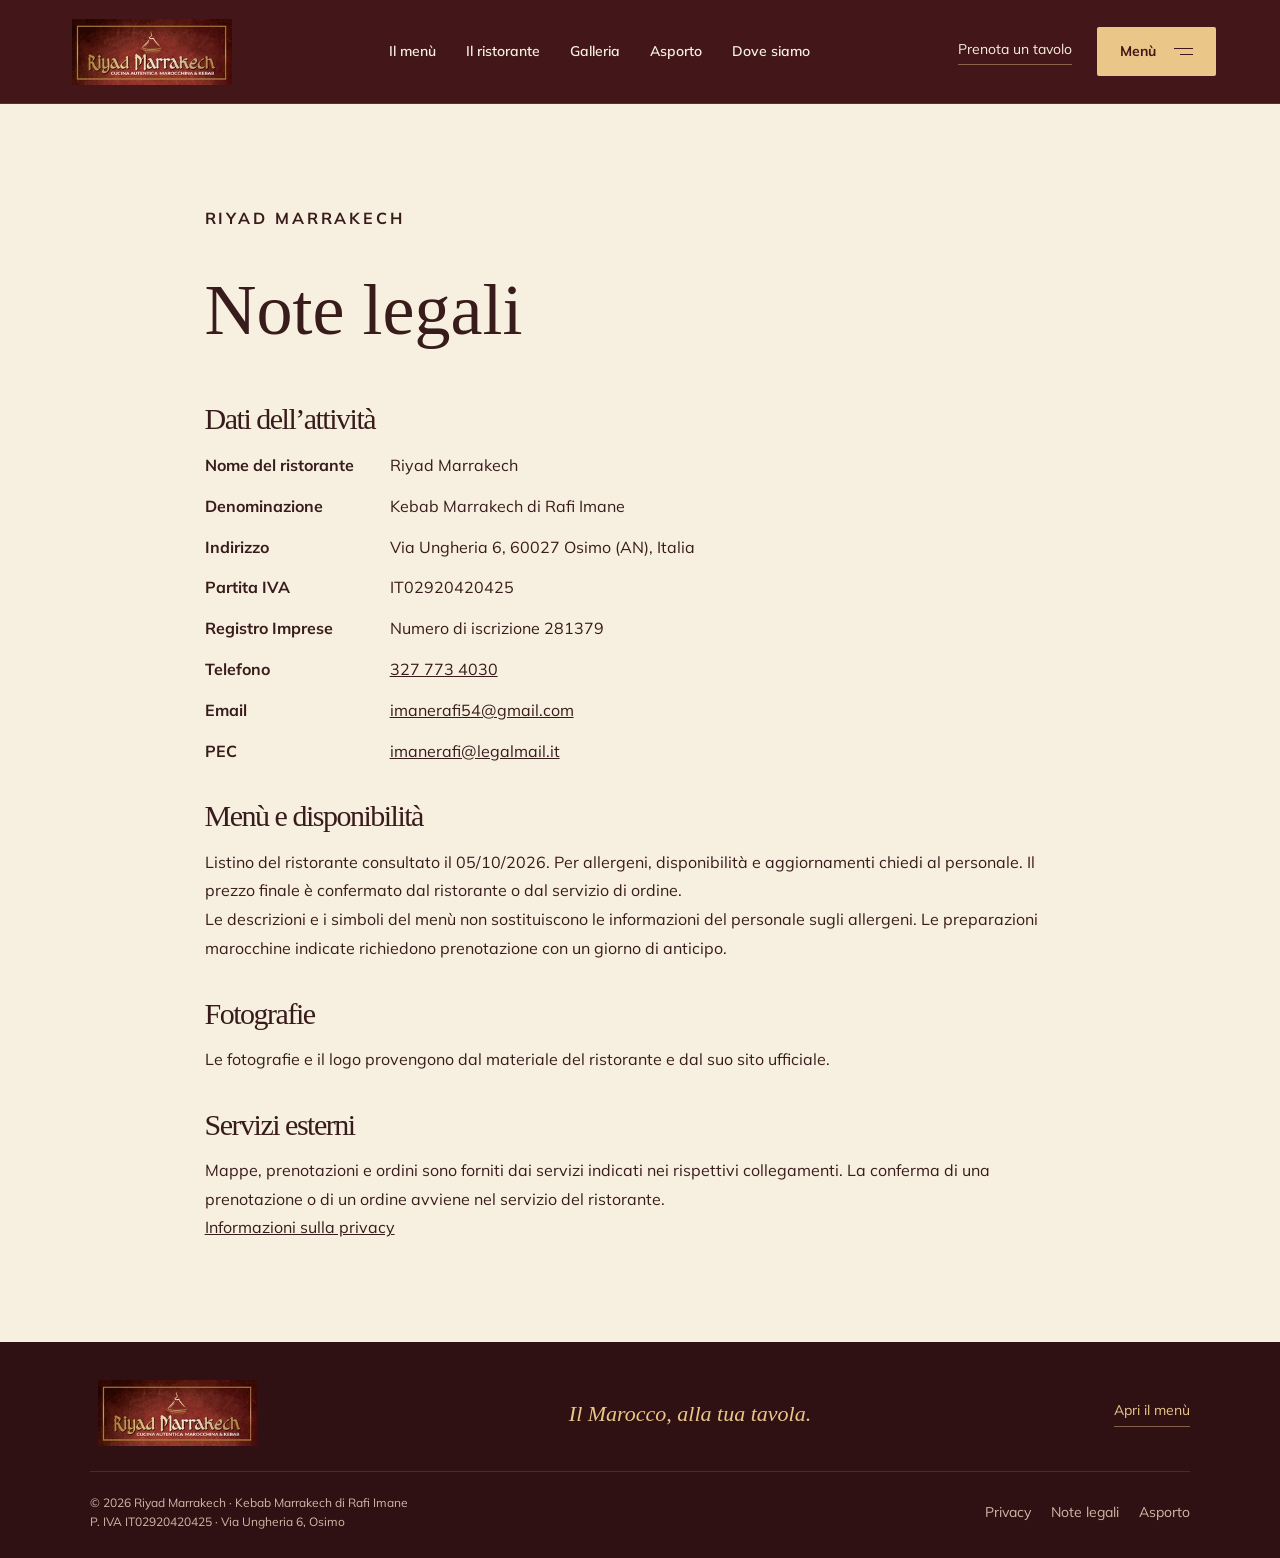
<file: note-legali/index.html>
<!doctype html><html lang="it"><head><meta charset="utf-8"><meta name="viewport" content="width=device-width,initial-scale=1"><meta name="theme-color" content="#431719"><title>Note legali | Riyad Marrakech</title>
  <meta name="description" content="Denominazione, partita IVA, indirizzo e contatti dell’attività.">
  <meta name="robots" content="noindex,follow,max-image-preview:large">
  <link rel="canonical" href="https://riyad-marrakech-osimo.brack04nc.chatgpt.site/note-legali/">
  <meta property="og:type" content="website">
  <meta property="og:site_name" content="Riyad Marrakech">
  <meta property="og:locale" content="it_IT">
  <meta property="og:title" content="Note legali | Riyad Marrakech">
  <meta property="og:description" content="Denominazione, partita IVA, indirizzo e contatti dell’attività.">
  <meta property="og:url" content="https://riyad-marrakech-osimo.brack04nc.chatgpt.site/note-legali/">
  <meta property="og:image" content="https://riyad-marrakech-osimo.brack04nc.chatgpt.site/assets/seo/riyad-marrakech-osimo-ristorante-social.jpg">
  <meta property="og:image:secure_url" content="https://riyad-marrakech-osimo.brack04nc.chatgpt.site/assets/seo/riyad-marrakech-osimo-ristorante-social.jpg">
  <meta property="og:image:type" content="image/jpeg">
  <meta property="og:image:width" content="1200">
  <meta property="og:image:height" content="630">
  <meta property="og:image:alt" content="Sala di Riyad Marrakech a Osimo con tavoli e cuscini rossi">
  <meta name="twitter:card" content="summary_large_image">
  <meta name="twitter:title" content="Note legali | Riyad Marrakech">
  <meta name="twitter:description" content="Denominazione, partita IVA, indirizzo e contatti dell’attività.">
  <meta name="twitter:image" content="https://riyad-marrakech-osimo.brack04nc.chatgpt.site/assets/seo/riyad-marrakech-osimo-ristorante-social.jpg">
  <meta name="twitter:image:alt" content="Sala di Riyad Marrakech a Osimo con tavoli e cuscini rossi">
  <script type="application/ld+json">{
  "@context": "https://schema.org",
  "@graph": [
    {
      "@type": "Restaurant",
      "@id": "https://riyad-marrakech-osimo.brack04nc.chatgpt.site/#ristorante",
      "name": "Riyad Marrakech",
      "legalName": "Kebab Marrakech di Rafi Imane",
      "url": "https://riyad-marrakech-osimo.brack04nc.chatgpt.site/",
      "description": "Ristorante marocchino a Osimo con tajine, couscous, kebab e servizio da asporto.",
      "telephone": "+393277734030",
      "email": "imanerafi54@gmail.com",
      "address": {
        "@type": "PostalAddress",
        "streetAddress": "Via Ungheria 6",
        "addressLocality": "Osimo",
        "addressRegion": "AN",
        "postalCode": "60027",
        "addressCountry": "IT"
      },
      "geo": {
        "@type": "GeoCoordinates",
        "latitude": 43.4828633,
        "longitude": 13.4807175
      },
      "servesCuisine": [
        "Marocchina",
        "Mediterranea",
        "Kebab"
      ],
      "hasMap": "https://www.google.com/maps?cid=6160877484898844096",
      "sameAs": [
        "https://riyadmarrakechosimo.eatbu.com/?lang=it",
        "https://www.google.com/maps?cid=6160877484898844096"
      ],
      "image": [
        "https://riyad-marrakech-osimo.brack04nc.chatgpt.site/assets/seo/riyad-marrakech-osimo-sala-1x1.jpg",
        "https://riyad-marrakech-osimo.brack04nc.chatgpt.site/assets/seo/riyad-marrakech-osimo-sala-4x3.jpg",
        "https://riyad-marrakech-osimo.brack04nc.chatgpt.site/assets/seo/riyad-marrakech-osimo-sala-16x9.jpg"
      ],
      "logo": "https://riyad-marrakech-osimo.brack04nc.chatgpt.site/assets/seo/logo-riyad-marrakech.png",
      "hasMenu": "https://riyad-marrakech-osimo.brack04nc.chatgpt.site/menu/",
      "acceptsReservations": "https://reservation.dish.co/widget/hydra-83d4dbf2-6cd6-4e92-b598-7b6b258c1d5d",
      "openingHoursSpecification": [
        {
          "@type": "OpeningHoursSpecification",
          "dayOfWeek": [
            "Monday",
            "Tuesday",
            "Wednesday",
            "Thursday"
          ],
          "opens": "11:00",
          "closes": "22:30"
        },
        {
          "@type": "OpeningHoursSpecification",
          "dayOfWeek": "Friday",
          "opens": "15:30",
          "closes": "22:30"
        },
        {
          "@type": "OpeningHoursSpecification",
          "dayOfWeek": "Saturday",
          "opens": "11:00",
          "closes": "23:00"
        },
        {
          "@type": "OpeningHoursSpecification",
          "dayOfWeek": "Sunday",
          "opens": "09:00",
          "closes": "22:30"
        }
      ],
      "paymentAccepted": [
        "Contanti",
        "Visa",
        "Mastercard",
        "American Express",
        "Maestro",
        "Carta di debito",
        "Contactless",
        "Apple Pay"
      ]
    },
    {
      "@type": "WebSite",
      "@id": "https://riyad-marrakech-osimo.brack04nc.chatgpt.site/#sito",
      "url": "https://riyad-marrakech-osimo.brack04nc.chatgpt.site/",
      "name": "Riyad Marrakech",
      "inLanguage": "it-IT",
      "publisher": {
        "@id": "https://riyad-marrakech-osimo.brack04nc.chatgpt.site/#ristorante"
      }
    },
    {
      "@type": "WebPage",
      "@id": "https://riyad-marrakech-osimo.brack04nc.chatgpt.site/note-legali/#pagina",
      "url": "https://riyad-marrakech-osimo.brack04nc.chatgpt.site/note-legali/",
      "name": "Note legali | Riyad Marrakech",
      "description": "Denominazione, partita IVA, indirizzo e contatti dell’attività.",
      "inLanguage": "it-IT",
      "isPartOf": {
        "@id": "https://riyad-marrakech-osimo.brack04nc.chatgpt.site/#sito"
      },
      "about": {
        "@id": "https://riyad-marrakech-osimo.brack04nc.chatgpt.site/#ristorante"
      },
      "primaryImageOfPage": {
        "@type": "ImageObject",
        "url": "https://riyad-marrakech-osimo.brack04nc.chatgpt.site/assets/seo/riyad-marrakech-osimo-ristorante-social.jpg",
        "width": 1200,
        "height": 630
      }
    },
    {
      "@type": "BreadcrumbList",
      "itemListElement": [
        {
          "@type": "ListItem",
          "position": 1,
          "name": "Home",
          "item": "https://riyad-marrakech-osimo.brack04nc.chatgpt.site/"
        },
        {
          "@type": "ListItem",
          "position": 2,
          "name": "Note legali",
          "item": "https://riyad-marrakech-osimo.brack04nc.chatgpt.site/note-legali/"
        }
      ]
    }
  ]
}</script>  <link rel="icon" href="../favicon.ico" sizes="16x16 32x32 48x48">
  <link rel="icon" type="image/png" sizes="96x96" href="../favicon-96.png">
  <link rel="icon" type="image/svg+xml" href="../favicon.svg">
  <link rel="apple-touch-icon" sizes="180x180" href="../apple-touch-icon.png">
  <link rel="manifest" href="../site.webmanifest">
  <link rel="preload" href="../assets/mulish.woff2" as="font" type="font/woff2" crossorigin><link rel="stylesheet" href="../style.css"><script src="../menu-engine.js" defer></script><script src="../script.js" defer></script></head><body class="public-menu-page"><a class="skip-link" href="#contenuto">Vai al contenuto</a><header class="site-header"><a class="brand" href="../index.html" aria-label="Riyad Marrakech, homepage"><img src="../assets/images/logo-riyad-marrakech.webp" width="242" height="100" alt="Riyad Marrakech" decoding="async"></a><nav class="desktop-nav" aria-label="Navigazione principale"><a href="../menu/index.html">Il menù</a><a href="../index.html#ristorante">Il ristorante</a><a href="../index.html#galleria">Galleria</a><a href="../asporto/index.html">Asporto</a><a href="../index.html#contatti">Dove siamo</a></nav><div class="header-actions"><a class="reserve-link" href="https://reservation.dish.co/widget/hydra-83d4dbf2-6cd6-4e92-b598-7b6b258c1d5d" target="_blank" rel="noopener" data-action="reservation">Prenota un tavolo</a><details class="mobile-site-nav"><summary>Esplora</summary><nav aria-label="Sezioni del sito"><a href="../menu/index.html">Il menù</a><a href="../index.html#ristorante">Il ristorante</a><a href="../index.html#galleria">Galleria</a><a href="../asporto/index.html">Asporto</a><a href="../index.html#contatti">Dove siamo</a><a href="https://reservation.dish.co/widget/hydra-83d4dbf2-6cd6-4e92-b598-7b6b258c1d5d" target="_blank" rel="noopener" data-action="reservation">Prenota un tavolo</a></nav></details><a class="menu-button" href="../index.html#menu"><span>Menù</span><span class="menu-lines" aria-hidden="true"><i></i><i></i></span></a></div></header><main id="contenuto"><article class="information-page section-pad"><p class="eyebrow">Riyad Marrakech</p><h1>Note legali</h1><h2>Dati dell’attività</h2><dl class="legal-details"><dt>Nome del ristorante</dt><dd>Riyad Marrakech</dd><dt>Denominazione</dt><dd>Kebab Marrakech di Rafi Imane</dd><dt>Indirizzo</dt><dd>Via Ungheria 6, 60027 Osimo (AN), Italia</dd><dt>Partita IVA</dt><dd>IT02920420425</dd><dt>Registro Imprese</dt><dd>Numero di iscrizione 281379</dd><dt>Telefono</dt><dd><a href="tel:+393277734030">327 773 4030</a></dd><dt>Email</dt><dd><a href="mailto:imanerafi54@gmail.com">imanerafi54@gmail.com</a></dd><dt>PEC</dt><dd><a href="mailto:imanerafi@legalmail.it">imanerafi@legalmail.it</a></dd></dl><h2>Menù e disponibilità</h2><p>Listino del ristorante consultato il 05/10/2026. Per allergeni, disponibilità e aggiornamenti chiedi al personale. Il prezzo finale è confermato dal ristorante o dal servizio di ordine.</p><p>Le descrizioni e i simboli del menù non sostituiscono le informazioni del personale sugli allergeni. Le preparazioni marocchine indicate richiedono prenotazione con un giorno di anticipo.</p><h2>Fotografie</h2><p>Le fotografie e il logo provengono dal materiale del ristorante e dal suo sito ufficiale.</p><h2>Servizi esterni</h2><p>Mappe, prenotazioni e ordini sono forniti dai servizi indicati nei rispettivi collegamenti. La conferma di una prenotazione o di un ordine avviene nel servizio del ristorante.</p><p><a href="../privacy/index.html">Informazioni sulla privacy</a></p></article></main><footer class="site-footer"><div class="footer-top"><a class="brand" href="../index.html"><img src="../assets/images/logo-riyad-marrakech.webp" width="242" height="100" alt="Riyad Marrakech" decoding="async"></a><p>Il Marocco, alla tua tavola.</p><a class="footer-menu-link" href="../menu/index.html">Apri il menù</a></div><div class="footer-bottom"><p>© <span id="year">2026</span> Riyad Marrakech · Kebab Marrakech di Rafi Imane<br>P. IVA IT02920420425 · Via Ungheria 6, Osimo</p><nav aria-label="Informazioni del sito"><a href="../privacy/index.html">Privacy</a><a href="../note-legali/index.html">Note legali</a><a href="../asporto/index.html">Asporto</a></nav></div></footer></body></html>
</file>
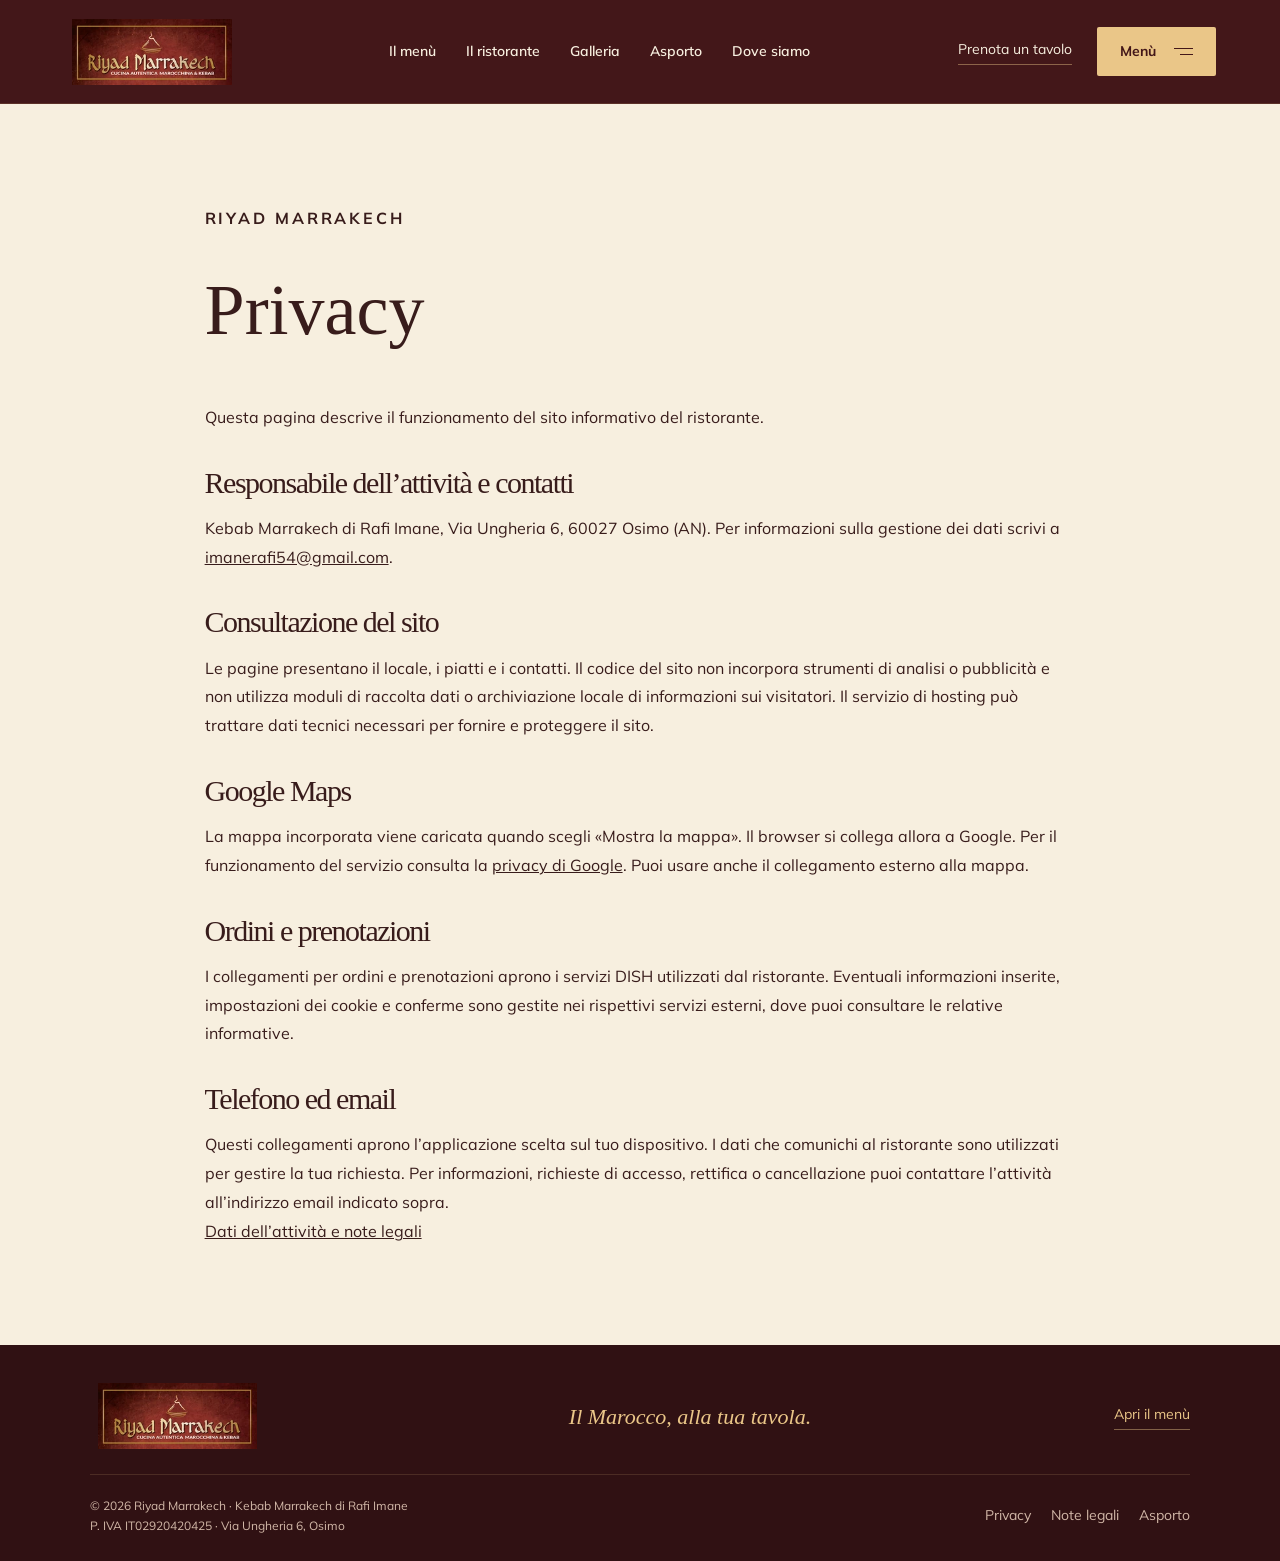
<file: privacy/index.html>
<!doctype html><html lang="it"><head><meta charset="utf-8"><meta name="viewport" content="width=device-width,initial-scale=1"><meta name="theme-color" content="#431719"><title>Privacy | Riyad Marrakech</title>
  <meta name="description" content="Informazioni sul sito, sui contatti e sui servizi esterni di mappe, ordini e prenotazioni.">
  <meta name="robots" content="noindex,follow,max-image-preview:large">
  <link rel="canonical" href="https://riyad-marrakech-osimo.brack04nc.chatgpt.site/privacy/">
  <meta property="og:type" content="website">
  <meta property="og:site_name" content="Riyad Marrakech">
  <meta property="og:locale" content="it_IT">
  <meta property="og:title" content="Privacy | Riyad Marrakech">
  <meta property="og:description" content="Informazioni sul sito, sui contatti e sui servizi esterni di mappe, ordini e prenotazioni.">
  <meta property="og:url" content="https://riyad-marrakech-osimo.brack04nc.chatgpt.site/privacy/">
  <meta property="og:image" content="https://riyad-marrakech-osimo.brack04nc.chatgpt.site/assets/seo/riyad-marrakech-osimo-ristorante-social.jpg">
  <meta property="og:image:secure_url" content="https://riyad-marrakech-osimo.brack04nc.chatgpt.site/assets/seo/riyad-marrakech-osimo-ristorante-social.jpg">
  <meta property="og:image:type" content="image/jpeg">
  <meta property="og:image:width" content="1200">
  <meta property="og:image:height" content="630">
  <meta property="og:image:alt" content="Sala di Riyad Marrakech a Osimo con tavoli e cuscini rossi">
  <meta name="twitter:card" content="summary_large_image">
  <meta name="twitter:title" content="Privacy | Riyad Marrakech">
  <meta name="twitter:description" content="Informazioni sul sito, sui contatti e sui servizi esterni di mappe, ordini e prenotazioni.">
  <meta name="twitter:image" content="https://riyad-marrakech-osimo.brack04nc.chatgpt.site/assets/seo/riyad-marrakech-osimo-ristorante-social.jpg">
  <meta name="twitter:image:alt" content="Sala di Riyad Marrakech a Osimo con tavoli e cuscini rossi">
  <script type="application/ld+json">{
  "@context": "https://schema.org",
  "@graph": [
    {
      "@type": "Restaurant",
      "@id": "https://riyad-marrakech-osimo.brack04nc.chatgpt.site/#ristorante",
      "name": "Riyad Marrakech",
      "legalName": "Kebab Marrakech di Rafi Imane",
      "url": "https://riyad-marrakech-osimo.brack04nc.chatgpt.site/",
      "description": "Ristorante marocchino a Osimo con tajine, couscous, kebab e servizio da asporto.",
      "telephone": "+393277734030",
      "email": "imanerafi54@gmail.com",
      "address": {
        "@type": "PostalAddress",
        "streetAddress": "Via Ungheria 6",
        "addressLocality": "Osimo",
        "addressRegion": "AN",
        "postalCode": "60027",
        "addressCountry": "IT"
      },
      "geo": {
        "@type": "GeoCoordinates",
        "latitude": 43.4828633,
        "longitude": 13.4807175
      },
      "servesCuisine": [
        "Marocchina",
        "Mediterranea",
        "Kebab"
      ],
      "hasMap": "https://www.google.com/maps?cid=6160877484898844096",
      "sameAs": [
        "https://riyadmarrakechosimo.eatbu.com/?lang=it",
        "https://www.google.com/maps?cid=6160877484898844096"
      ],
      "image": [
        "https://riyad-marrakech-osimo.brack04nc.chatgpt.site/assets/seo/riyad-marrakech-osimo-sala-1x1.jpg",
        "https://riyad-marrakech-osimo.brack04nc.chatgpt.site/assets/seo/riyad-marrakech-osimo-sala-4x3.jpg",
        "https://riyad-marrakech-osimo.brack04nc.chatgpt.site/assets/seo/riyad-marrakech-osimo-sala-16x9.jpg"
      ],
      "logo": "https://riyad-marrakech-osimo.brack04nc.chatgpt.site/assets/seo/logo-riyad-marrakech.png",
      "hasMenu": "https://riyad-marrakech-osimo.brack04nc.chatgpt.site/menu/",
      "acceptsReservations": "https://reservation.dish.co/widget/hydra-83d4dbf2-6cd6-4e92-b598-7b6b258c1d5d",
      "openingHoursSpecification": [
        {
          "@type": "OpeningHoursSpecification",
          "dayOfWeek": [
            "Monday",
            "Tuesday",
            "Wednesday",
            "Thursday"
          ],
          "opens": "11:00",
          "closes": "22:30"
        },
        {
          "@type": "OpeningHoursSpecification",
          "dayOfWeek": "Friday",
          "opens": "15:30",
          "closes": "22:30"
        },
        {
          "@type": "OpeningHoursSpecification",
          "dayOfWeek": "Saturday",
          "opens": "11:00",
          "closes": "23:00"
        },
        {
          "@type": "OpeningHoursSpecification",
          "dayOfWeek": "Sunday",
          "opens": "09:00",
          "closes": "22:30"
        }
      ],
      "paymentAccepted": [
        "Contanti",
        "Visa",
        "Mastercard",
        "American Express",
        "Maestro",
        "Carta di debito",
        "Contactless",
        "Apple Pay"
      ]
    },
    {
      "@type": "WebSite",
      "@id": "https://riyad-marrakech-osimo.brack04nc.chatgpt.site/#sito",
      "url": "https://riyad-marrakech-osimo.brack04nc.chatgpt.site/",
      "name": "Riyad Marrakech",
      "inLanguage": "it-IT",
      "publisher": {
        "@id": "https://riyad-marrakech-osimo.brack04nc.chatgpt.site/#ristorante"
      }
    },
    {
      "@type": "WebPage",
      "@id": "https://riyad-marrakech-osimo.brack04nc.chatgpt.site/privacy/#pagina",
      "url": "https://riyad-marrakech-osimo.brack04nc.chatgpt.site/privacy/",
      "name": "Privacy | Riyad Marrakech",
      "description": "Informazioni sul sito, sui contatti e sui servizi esterni di mappe, ordini e prenotazioni.",
      "inLanguage": "it-IT",
      "isPartOf": {
        "@id": "https://riyad-marrakech-osimo.brack04nc.chatgpt.site/#sito"
      },
      "about": {
        "@id": "https://riyad-marrakech-osimo.brack04nc.chatgpt.site/#ristorante"
      },
      "primaryImageOfPage": {
        "@type": "ImageObject",
        "url": "https://riyad-marrakech-osimo.brack04nc.chatgpt.site/assets/seo/riyad-marrakech-osimo-ristorante-social.jpg",
        "width": 1200,
        "height": 630
      }
    },
    {
      "@type": "BreadcrumbList",
      "itemListElement": [
        {
          "@type": "ListItem",
          "position": 1,
          "name": "Home",
          "item": "https://riyad-marrakech-osimo.brack04nc.chatgpt.site/"
        },
        {
          "@type": "ListItem",
          "position": 2,
          "name": "Privacy",
          "item": "https://riyad-marrakech-osimo.brack04nc.chatgpt.site/privacy/"
        }
      ]
    }
  ]
}</script>  <link rel="icon" href="../favicon.ico" sizes="16x16 32x32 48x48">
  <link rel="icon" type="image/png" sizes="96x96" href="../favicon-96.png">
  <link rel="icon" type="image/svg+xml" href="../favicon.svg">
  <link rel="apple-touch-icon" sizes="180x180" href="../apple-touch-icon.png">
  <link rel="manifest" href="../site.webmanifest">
  <link rel="preload" href="../assets/mulish.woff2" as="font" type="font/woff2" crossorigin><link rel="stylesheet" href="../style.css"><script src="../menu-engine.js" defer></script><script src="../script.js" defer></script></head><body class="public-menu-page"><a class="skip-link" href="#contenuto">Vai al contenuto</a><header class="site-header"><a class="brand" href="../index.html" aria-label="Riyad Marrakech, homepage"><img src="../assets/images/logo-riyad-marrakech.webp" width="242" height="100" alt="Riyad Marrakech" decoding="async"></a><nav class="desktop-nav" aria-label="Navigazione principale"><a href="../menu/index.html">Il menù</a><a href="../index.html#ristorante">Il ristorante</a><a href="../index.html#galleria">Galleria</a><a href="../asporto/index.html">Asporto</a><a href="../index.html#contatti">Dove siamo</a></nav><div class="header-actions"><a class="reserve-link" href="https://reservation.dish.co/widget/hydra-83d4dbf2-6cd6-4e92-b598-7b6b258c1d5d" target="_blank" rel="noopener" data-action="reservation">Prenota un tavolo</a><details class="mobile-site-nav"><summary>Esplora</summary><nav aria-label="Sezioni del sito"><a href="../menu/index.html">Il menù</a><a href="../index.html#ristorante">Il ristorante</a><a href="../index.html#galleria">Galleria</a><a href="../asporto/index.html">Asporto</a><a href="../index.html#contatti">Dove siamo</a><a href="https://reservation.dish.co/widget/hydra-83d4dbf2-6cd6-4e92-b598-7b6b258c1d5d" target="_blank" rel="noopener" data-action="reservation">Prenota un tavolo</a></nav></details><a class="menu-button" href="../index.html#menu"><span>Menù</span><span class="menu-lines" aria-hidden="true"><i></i><i></i></span></a></div></header><main id="contenuto"><article class="information-page section-pad"><p class="eyebrow">Riyad Marrakech</p><h1>Privacy</h1><p>Questa pagina descrive il funzionamento del sito informativo del ristorante.</p><h2>Responsabile dell’attività e contatti</h2><p>Kebab Marrakech di Rafi Imane, Via Ungheria 6, 60027 Osimo (AN). Per informazioni sulla gestione dei dati scrivi a <a href="mailto:imanerafi54@gmail.com">imanerafi54@gmail.com</a>.</p><h2>Consultazione del sito</h2><p>Le pagine presentano il locale, i piatti e i contatti. Il codice del sito non incorpora strumenti di analisi o pubblicità e non utilizza moduli di raccolta dati o archiviazione locale di informazioni sui visitatori. Il servizio di hosting può trattare dati tecnici necessari per fornire e proteggere il sito.</p><h2>Google Maps</h2><p>La mappa incorporata viene caricata quando scegli «Mostra la mappa». Il browser si collega allora a Google. Per il funzionamento del servizio consulta la <a href="https://policies.google.com/privacy?hl=it" target="_blank" rel="noopener">privacy di Google</a>. Puoi usare anche il collegamento esterno alla mappa.</p><h2>Ordini e prenotazioni</h2><p>I collegamenti per ordini e prenotazioni aprono i servizi DISH utilizzati dal ristorante. Eventuali informazioni inserite, impostazioni dei cookie e conferme sono gestite nei rispettivi servizi esterni, dove puoi consultare le relative informative.</p><h2>Telefono ed email</h2><p>Questi collegamenti aprono l’applicazione scelta sul tuo dispositivo. I dati che comunichi al ristorante sono utilizzati per gestire la tua richiesta. Per informazioni, richieste di accesso, rettifica o cancellazione puoi contattare l’attività all’indirizzo email indicato sopra.</p><p><a href="../note-legali/index.html">Dati dell’attività e note legali</a></p></article></main><footer class="site-footer"><div class="footer-top"><a class="brand" href="../index.html"><img src="../assets/images/logo-riyad-marrakech.webp" width="242" height="100" alt="Riyad Marrakech" decoding="async"></a><p>Il Marocco, alla tua tavola.</p><a class="footer-menu-link" href="../menu/index.html">Apri il menù</a></div><div class="footer-bottom"><p>© <span id="year">2026</span> Riyad Marrakech · Kebab Marrakech di Rafi Imane<br>P. IVA IT02920420425 · Via Ungheria 6, Osimo</p><nav aria-label="Informazioni del sito"><a href="../privacy/index.html">Privacy</a><a href="../note-legali/index.html">Note legali</a><a href="../asporto/index.html">Asporto</a></nav></div></footer></body></html>
</file>
<file: style.css>
/* Brand, type and shared elements. */
@font-face{
  font-family:Mulish;
  src:url('assets/mulish.woff2') format('woff2');
  font-weight:200 900;
  font-style:normal;
  font-display:swap
}

:root{
  --wine:#431719;
  --deep:#301113;
  --red:#9a3c28;
  --gold:#eac688;
  --paper:#f7efdf;
  --ink:#381c1b;
  --muted:#785c51;
  --line:#dbcbb4;
  --ease:cubic-bezier(.22,1,.36,1);
  --serif:Georgia,'Times New Roman',serif;
  --sans:Mulish,Arial,sans-serif
}

*{
  box-sizing:border-box
}
html{
  scroll-behavior:smooth;
  scroll-padding-top:100px
}
body{
  margin:0;
  color:var(--ink);
  background:var(--paper);
  font-family:var(--sans);
  font-size:1rem;
  line-height:1.6
}
body.is-locked{
  overflow:hidden
}
button,input{
  font:inherit
}
button,a{
  -webkit-tap-highlight-color:transparent
}
button{
  cursor:pointer
}
a{
  color:inherit;
  text-decoration:none
}
button{
  color:inherit
}
img{
  display:block;
  width:100%;
  height:auto
}
figure,p,h1,h2,h3{
  margin:0
}
button{
  border:0;
  background:none
}
button:focus-visible,a:focus-visible,input:focus-visible{
  outline:3px solid #d59345;
  outline-offset:5px
}
button:disabled{
  opacity:.5
}
::selection{
  background:var(--gold);
  color:var(--wine)
}
[hidden]{
  display:none!important
}
.sr-only{
  position:absolute;
  width:1px;
  height:1px;
  padding:0;
  margin:-1px;
  overflow:hidden;
  clip:rect(0,0,0,0);
  white-space:nowrap;
  border:0
}
.skip-link{
  position:fixed;
  top:-100px;
  left:20px;
  z-index:100;
  background:var(--gold);
  padding:10px 20px
}
.skip-link:focus{
  top:15px
}

.site-header{
  height:104px;
  padding:20px 5%;
  display:flex;
  align-items:center;
  justify-content:space-between;
  gap:25px;
  background:var(--wine);
  color:var(--paper);
  position:relative;
  z-index:5;
  border-bottom:1px solid #eac68824
}
.brand{
  display:block;
  width:176px;
  flex-shrink:0
}
.brand img{
  height:66px;
  object-fit:contain
}
.desktop-nav{
  display:flex;
  align-items:center;
  gap:30px;
  font-size:0.875rem;
  font-weight:600
}
.text-button{
  padding:0;
  color:inherit
}
.desktop-nav a,.desktop-nav button,.reserve-link{
  transition:color .2s
}
.desktop-nav a:hover,.desktop-nav button:hover,.reserve-link:hover{
  color:var(--gold)
}
.header-actions{
  display:flex;
  gap:25px;
  align-items:center
}
.reserve-link{
  font-size:0.875rem;
  border-bottom:1px solid #eac68870;
  padding-bottom:4px
}
.menu-button{
  display:flex;
  align-items:center;
  gap:18px;
  background:var(--gold);
  color:var(--wine);
  padding:13px 23px;
  font-size:0.875rem;
  font-weight:700;
  border-radius:2px;
  transition:background .2s
}
.menu-button:hover{
  background:#f2d8a9
}
.menu-lines{
  width:19px;
  display:flex;
  flex-direction:column;
  gap:5px
}
.menu-lines i{
  height:1px;
  width:100%;
  background:currentColor
}
.menu-lines i:last-child{
  width:13px;
  margin-left:auto
}

.hero{
  min-height:min(840px,calc(100svh - 104px));
  background:var(--wine);
  color:var(--paper);
  padding:54px 7% 82px;
  position:relative;
  display:grid;
  grid-template-columns:1.15fr 1fr;
  align-items:center;
  gap:5%;
  overflow:hidden
}
.eyebrow{
  text-transform:uppercase;
  font-size:0.75rem;
  letter-spacing:.18em;
  line-height:1.8;
  font-weight:700
}
.hero-eyebrow{
  color:var(--gold);
  display:flex;
  align-items:center;
  gap:14px;
  margin-bottom:33px
}
.tiny-star{
  font-size:1.3125rem;
  font-weight:400;
  line-height:1
}
.hero h1{
  font-family:var(--serif);
  font-size:clamp(62px,6.8vw,108px);
  font-weight:400;
  line-height:1.02;
  letter-spacing:-.06em
}
.hero h1 em,h2 em{
  font-weight:400;
  color:var(--gold)
}
.hero-description{
  color:#e2ccc0;
  margin-top:27px;
  font-size:1rem;
  line-height:1.8
}
.hero-actions{
  display:flex;
  align-items:center;
  gap:28px;
  margin-top:32px
}
.button{
  display:inline-flex;
  gap:13px;
  align-items:center;
  justify-content:center;
  padding:15px 26px;
  min-height:52px;
  font-size:0.875rem;
  font-weight:700;
  border-radius:2px;
  transition:background .25s,transform .25s
}
.button:hover{
  transform:translateY(-2px)
}
.button-gold{
  background:var(--gold);
  color:var(--wine)
}
.button-gold:hover{
  background:#f2d8a9
}
.book-icon{
  font-size:1.5rem;
  line-height:1;
  transform:rotate(90deg)
}
.subtle-link{
  font-size:0.875rem;
  border-bottom:1px solid #f7efdf60;
  padding:4px 0
}
.subtle-link:hover{
  color:var(--gold)
}
.hero-address{
  color:#c8a999;
  font-size:0.75rem;
  line-height:1.9;
  margin-top:37px
}
.hero-address span{
  margin:0 12px;
  color:var(--gold)
}
.hero-visual{
  position:relative;
  padding:0 20px 0 0;
  height:100%;
  max-height:570px;
  min-height:450px;
  isolation:isolate
}
.hero-photo{
  position:relative;
  height:100%;
  width:100%;
  border-radius:50% 50% 3px 3px / 36% 36% 3px 3px;
  overflow:hidden;
  background:#a54923
}
.hero-photo:after{
  content:'';
  position:absolute;
  inset:0;
  background:linear-gradient(0deg,#28110ee6,transparent 32%,#34190f0a)
}
.hero-photo img{
  height:100%;
  object-fit:cover;
  object-position:50% 45%;
  animation:photo-arrive 1.5s var(--ease) both
}
.hero-photo figcaption{
  position:absolute;
  bottom:25px;
  left:28px;
  right:28px;
  z-index:2;
  display:flex;
  flex-direction:column;
  gap:1px;
  font-size:0.875rem
}
.hero-photo figcaption span:last-child{
  text-transform:uppercase;
  font-size:0.75rem;
  letter-spacing:.17em;
  color:#dfc1a6
}
.photo-outline{
  position:absolute;
  inset:15px 2px -17px 15px;
  border:1px solid #eac68860;
  border-radius:50% 50% 2px 2px / 36% 36% 2px 2px;
  z-index:-1
}
.welcome-seal{
  position:absolute;
  left:-48px;
  bottom:82px;
  z-index:3;
  width:118px;
  height:118px;
  border-radius:50%;
  background:var(--gold);
  color:var(--wine);
  display:flex;
  flex-direction:column;
  align-items:center;
  justify-content:center;
  transform:rotate(-9deg);
  outline:1px solid #43171966;
  outline-offset:-8px;
  box-shadow:0 8px 25px #1e0c1230
}
.welcome-seal>span:first-child{
  font-family:var(--serif);
  font-size:1.375rem;
  font-style:italic
}
.welcome-seal small{
  text-transform:uppercase;
  font-size:0.75rem;
  letter-spacing:.12em;
  margin-top:4px
}
.seal-star{
  font-size:1.0625rem;
  line-height:1;
  margin-top:6px
}
.hero-side-note{
  position:absolute;
  right:-27px;
  top:50%;
  writing-mode:vertical-rl;
  font-size:0.75rem;
  letter-spacing:.18em;
  color:#c3a593
}
.scroll-cue{
  position:absolute;
  left:7%;
  bottom:25px;
  display:flex;
  align-items:center;
  gap:12px;
  text-transform:uppercase;
  letter-spacing:.1em;
  font-size:0.75rem;
  color:#ceb1a2
}
.scroll-cue>span{
  height:27px;
  width:16px;
  border:1px solid #ceb1a285;
  border-radius:12px;
  position:relative
}
.scroll-cue>span:after{
  content:'';
  position:absolute;
  width:2px;
  height:6px;
  left:6px;
  top:6px;
  background:var(--gold);
  animation:scroll-cue 2s infinite
}
.hero-content{
  animation:text-arrive 1s var(--ease) both
}
.flavour-strip{
  display:flex;
  gap:35px;
  align-items:center;
  justify-content:center;
  padding:19px 20px;
  border-bottom:1px solid var(--line);
  color:var(--wine);
  overflow:hidden
}
.flavour-strip span{
  font-family:var(--serif);
  font-size:1.4375rem;
  white-space:nowrap
}
.flavour-strip b{
  font-weight:400;
  color:var(--red);
  font-size:1.0625rem
}

.section-pad{
  padding:100px 7%
}
.section-heading{
  display:flex;
  align-items:flex-end;
  justify-content:space-between;
  gap:50px;
  margin-bottom:44px
}
.section-heading .eyebrow{
  color:var(--red);
  margin-bottom:18px
}
h2{
  font-family:var(--serif);
  font-size:clamp(40px,4.7vw,66px);
  font-weight:400;
  letter-spacing:-.05em;
  line-height:1.07
}
.food-section h2 em,.gallery-section h2 em,.contact-section h2 em{
  color:var(--red)
}
.heading-aside{
  max-width:305px;
  padding-bottom:5px
}
.heading-aside p{
  font-size:0.9375rem;
  color:var(--muted);
  margin-bottom:23px
}
.underlined-button{
  display:inline-block;
  font-size:0.875rem;
  font-weight:700;
  border-bottom:1px solid currentColor;
  padding:0 0 5px
}
.underlined-button:hover{
  color:var(--red)
}
.food-grid{
  display:grid;
  grid-template-columns:repeat(3,1fr);
  gap:28px
}
.food-card{
  text-align:left;
  padding:0
}
.food-image{
  height:350px;
  overflow:hidden;
  position:relative;
  background:#eddfcc;
  border-radius:3px
}
.food-image img{
  height:100%;
  object-fit:cover;
  transition:transform .7s var(--ease);
  object-position:center
}
.food-card:hover .food-image img{
  transform:scale(1.055)
}
.kebab-image{
  background:#f5f3ef
}
.kebab-image img{
  object-fit:contain
}
.food-card-tag{
  position:absolute;
  bottom:15px;
  left:15px;
  padding:5px 13px;
  border-radius:2px;
  background:var(--paper);
  font-size:0.75rem;
  font-weight:700;
  box-shadow:0 3px 20px #0001
}
.food-card-title{
  display:flex;
  align-items:center;
  justify-content:space-between;
  margin:19px 0 6px;
  gap:12px
}
.food-card-title h3{
  font-family:var(--serif);
  font-weight:400;
  font-size:1.75rem;
  letter-spacing:-.035em
}
.food-card-title>span{
  font-size:0.75rem;
  color:var(--red)
}
.food-card>p{
  color:var(--muted);
  font-size:0.875rem
}
.advance-note{
  border-top:1px solid var(--line);
  padding-top:24px;
  margin-top:38px;
  display:flex;
  align-items:center;
  gap:17px
}
.advance-note .tiny-star{
  color:var(--red);
  flex-shrink:0
}
.advance-note p{
  font-size:0.875rem;
  color:var(--muted)
}
.advance-note a{
  font-size:0.875rem;
  font-weight:700;
  border-bottom:1px solid;
  white-space:nowrap;
  margin-left:auto
}

.restaurant-section{
  background:var(--wine);
  color:var(--paper);
  display:grid;
  grid-template-columns:1fr 1fr;
  gap:8%;
  align-items:center
}
.restaurant-photo{
  position:relative
}
.restaurant-photo img{
  height:560px;
  object-fit:cover;
  border-radius:48% 48% 2px 2px / 32% 32% 2px 2px
}
.photo-label{
  position:absolute;
  left:0;
  right:0;
  bottom:0;
  background:linear-gradient(transparent,#241210e0);
  padding:45px 25px 22px;
  font-size:0.875rem
}
.restaurant-copy .eyebrow{
  color:var(--gold);
  margin-bottom:23px
}
.restaurant-copy h2{
  font-size:clamp(40px,4.3vw,62px);
  margin-bottom:27px
}
.restaurant-copy>p:not(.eyebrow){
  color:#d6bdb0;
  font-size:0.9375rem;
  margin:0 0 17px
}
.signature{
  margin:25px 0 30px;
  padding-left:18px;
  border-left:1px solid var(--gold)
}
.signature span{
  font-family:var(--serif);
  font-size:1.375rem;
  font-style:italic;
  color:var(--gold)
}
.signature p{
  font-size:0.75rem;
  text-transform:uppercase;
  letter-spacing:.14em;
  margin-top:5px
}
.button-outline{
  border:1px solid #eac68880;
  color:var(--gold)
}
.button-outline:hover{
  background:#eac68815
}
.services-strip{
  background:var(--deep);
  color:var(--gold);
  padding:23px 7%;
  display:flex;
  justify-content:space-between;
  gap:25px;
  font-size:0.8125rem
}
.services-strip span:before{
  content:'✦';
  display:inline-block;
  margin-right:12px;
  font-size:0.75rem;
  opacity:.65
}
.gallery-intro{
  color:var(--muted);
  font-size:0.9375rem;
  padding-bottom:8px
}
.gallery-grid{
  display:grid;
  grid-template-columns:1.08fr 1fr 1fr;
  grid-template-rows:245px 245px;
  gap:18px
}
.gallery-item{
  padding:0;
  position:relative;
  overflow:hidden;
  background:#e6d8c3;
  border-radius:3px
}
.gallery-tall{
  grid-row:span 2
}
.gallery-item img{
  height:100%;
  object-fit:cover;
  transition:transform .7s var(--ease)
}
.gallery-item:hover img{
  transform:scale(1.05)
}
.gallery-item>span{
  position:absolute;
  inset:auto 0 0;
  padding:42px 20px 17px;
  background:linear-gradient(transparent,#2c191be0);
  color:white;
  display:flex;
  align-items:center;
  justify-content:space-between;
  font-size:0.8125rem;
  text-align:left
}
.gallery-item b{
  font-size:1.625rem;
  font-weight:400;
  line-height:1
}

.contact-section{
  background:#ebdfc9;
  display:grid;
  grid-template-columns:1fr 1fr;
  gap:9%;
  border-top:1px solid var(--line)
}
.contact-intro .eyebrow{
  color:var(--red);
  margin-bottom:18px
}
.contact-intro address{
  font-style:normal;
  font-size:1.0625rem;
  margin:25px 0 17px
}
.contact-number{
  margin-top:30px
}
.contact-number p{
  font-size:0.75rem;
  letter-spacing:.1em;
  text-transform:uppercase;
  color:var(--muted);
  margin-bottom:4px
}
.contact-number a{
  font-size:clamp(27px,2.8vw,40px);
  font-family:var(--serif);
  letter-spacing:-.04em
}
.contact-email{
  font-size:0.875rem;
  color:var(--muted);
  display:inline-block;
  margin-top:8px;
  overflow-wrap:anywhere
}
.contact-buttons{
  display:flex;
  gap:12px;
  flex-wrap:wrap;
  margin-top:30px
}
.button-burgundy{
  background:var(--wine);
  color:var(--paper)
}
.button-burgundy:hover{
  background:#632629
}
.button-light-outline{
  border:1px solid #7f534c70;
  color:var(--wine)
}
.button-light-outline:hover{
  background:#f7efdf80
}
.hours-panel{
  border:1px solid #b9977260;
  padding:38px 36px;
  background:#f7efdf60;
  align-self:start
}
.hours-panel .eyebrow{
  color:var(--muted);
  margin-bottom:10px
}
.hours-panel h3{
  font-size:2.1875rem;
  font-family:var(--serif);
  font-weight:400;
  letter-spacing:-.03em
}
.opening-status{
  font-size:0.8125rem;
  color:var(--red);
  margin-top:9px
}
.opening-hours{
  margin:24px 0
}
.opening-hours>div{
  display:flex;
  justify-content:space-between;
  gap:15px;
  padding:16px 0;
  border-bottom:1px solid #c7b59790;
  font-size:0.875rem
}
.opening-hours dd{
  margin:0;
  white-space:nowrap;
  font-weight:700
}
.opening-hours .today dt{
  font-weight:800
}
.opening-hours .today dt:after{
  content:' · oggi';
  font-size:0.75rem;
  color:var(--red);
  font-weight:400
}
.hours-note{
  font-size:0.8125rem;
  color:var(--muted);
  line-height:1.8
}
.payments{
  padding-top:24px;
  margin-top:24px;
  border-top:1px solid #c7b59790
}
.payments>span{
  text-transform:uppercase;
  font-size:0.75rem;
  letter-spacing:.12em;
  font-weight:700
}
.payments p{
  font-size:0.75rem;
  color:var(--muted);
  margin-top:10px
}

.site-footer{
  background:var(--deep);
  color:#d1b7a7;
  padding:38px 7% 26px
}
.footer-top{
  display:flex;
  align-items:center;
  justify-content:space-between;
  gap:20px;
  padding-bottom:25px
}
.footer-top>p{
  font-family:var(--serif);
  font-size:1.375rem;
  font-style:italic;
  color:var(--gold)
}
.footer-menu-link{
  color:var(--gold);
  padding:0 0 4px;
  border-bottom:1px solid #eac68870;
  font-size:0.875rem
}
.footer-bottom{
  border-top:1px solid #eac68826;
  padding-top:21px;
  display:flex;
  align-items:center;
  justify-content:space-between;
  gap:20px;
  font-size:0.75rem
}
.footer-bottom>div{
  display:flex;
  gap:25px;
  font-size:0.75rem
}
.mobile-quickbar{
  display:none
}
.noscript-note{
  padding:15px;
  background:var(--gold);
  color:var(--wine);
  text-align:center
}
.noscript-note a{
  text-decoration:underline
}

dialog{
  border:0;
  padding:0;
  color:var(--ink);
  max-width:none;
  max-height:none
}
dialog::backdrop{
  background:#1d0d0dda;
  backdrop-filter:blur(7px)
}
.menu-dialog{
  width:100%;
  height:100%;
  height:100dvh;
  margin:0;
  background:transparent;
  overflow:hidden
}
.menu-dialog::backdrop{
  opacity:0;
  transition:opacity .6s
}
.menu-dialog.is-open::backdrop{
  opacity:1
}
.menu-shell{
  display:grid;
  grid-template-columns:30% 70%;
  height:100%;
  transform:translateY(-105%);
  transition:transform .8s var(--ease);
  box-shadow:0 20px 90px #0006;
  background:var(--paper);
  will-change:transform
}
.menu-dialog.is-open .menu-shell{
  transform:translateY(0)
}
.menu-dialog.is-closing .menu-shell{
  transform:translateY(-105%);
  transition-duration:.45s
}
.menu-cover{
  background:var(--wine);
  color:var(--paper);
  padding:35px 11%;
  display:flex;
  flex-direction:column;
  justify-content:space-between;
  position:relative;
  overflow:hidden;
  border-right:1px solid #251310
}
.menu-cover:before{
  content:'';
  position:absolute;
  inset:15px;
  border:1px solid #eac68838;
  pointer-events:none
}
.menu-brand{
  width:100%;
  max-width:220px;
  position:relative
}
.menu-brand img{
  height:90px;
  object-fit:contain
}
.cover-copy{
  position:relative;
  margin:25px 0
}
.cover-copy .eyebrow{
  font-size:0.75rem;
  line-height:2;
  color:var(--gold);
  max-width:220px
}
.cover-copy h2{
  font-size:clamp(42px,4.3vw,72px);
  margin-top:22px
}
.cover-star{
  display:block;
  color:var(--gold);
  font-size:2.8125rem;
  margin:25px 0 18px
}
.cover-copy>p:last-child{
  font-size:0.875rem;
  color:#c9a99a
}
.cover-bottom{
  font-size:0.75rem;
  color:#c9a99a;
  padding-bottom:10px
}
.cover-bottom a{
  display:block;
  color:var(--gold);
  margin-top:8px;
  font-size:1.1875rem;
  font-family:var(--serif)
}
.menu-content{
  height:100%;
  min-height:0;
  display:flex;
  flex-direction:column
}
.menu-top{
  display:flex;
  justify-content:space-between;
  align-items:center;
  gap:20px;
  padding:29px 5% 22px;
  flex-shrink:0
}
.menu-top .eyebrow{
  color:var(--red);
  font-size:0.75rem;
  margin-bottom:9px
}
.menu-top h2{
  font-size:2.75rem
}
.menu-top h2 em{
  color:var(--red)
}
.close-button{
  width:46px;
  height:46px;
  border:1px solid #b9947960;
  display:flex;
  align-items:center;
  justify-content:center;
  border-radius:50%;
  padding:0;
  flex-shrink:0;
  transition:background .2s,transform .3s
}
.close-button>span{
  font-size:2rem;
  font-weight:200;
  line-height:1;
  margin-top:-3px
}
.close-button:hover{
  background:#eac68860;
  transform:rotate(90deg)
}
.menu-controls{
  padding:0 5% 20px;
  flex-shrink:0;
  border-bottom:1px solid var(--line)
}
.category-list{
  display:flex;
  gap:8px;
  overflow-x:auto;
  padding:3px 2px 13px;
  scrollbar-width:none
}
.category{
  border:1px solid #c9b391;
  white-space:nowrap;
  font-size:0.8125rem;
  padding:7px 15px;
  border-radius:2px;
  transition:all .2s
}
.category.active{
  background:var(--wine);
  color:var(--paper);
  border-color:var(--wine)
}
.category:not(.active):hover{
  background:#e8dac4
}
.search-box{
  display:flex;
  align-items:center;
  gap:14px;
  border:1px solid var(--line);
  background:#fff7;
  min-height:44px;
  padding:0 15px;
  border-radius:2px
}
.search-box input{
  border:0;
  background:none;
  width:100%;
  min-width:0;
  height:44px;
  font-size:0.875rem;
  outline-offset:0
}
.search-box input:focus-visible{
  outline:0
}
.search-box:focus-within{
  outline:2px solid var(--red);
  outline-offset:1px
}
.search-icon{
  width:14px;
  height:14px;
  border:1.5px solid var(--muted);
  border-radius:50%;
  position:relative;
  flex-shrink:0
}
.search-icon:after{
  position:absolute;
  content:'';
  width:6px;
  height:1.5px;
  background:var(--muted);
  transform:rotate(45deg);
  right:-4px;
  bottom:-2px
}
.menu-scroll{
  flex:1;
  min-height:0;
  overflow-y:auto;
  overscroll-behavior:contain;
  padding:20px 5% 30px;
  scrollbar-width:thin;
  scrollbar-color:#b78a67 transparent
}
.menu-reservation-note{
  background:#ede0c7;
  display:flex;
  gap:12px;
  align-items:center;
  padding:12px 16px;
  font-size:0.75rem;
  line-height:1.7
}
.menu-reservation-note>span{
  color:var(--red);
  font-size:1.25rem
}
.menu-result{
  color:var(--muted);
  font-size:0.75rem;
  padding:17px 0 0
}
.menu-group{
  margin-top:22px;
  animation:dishes-arrive .4s var(--ease) both
}
.menu-group-title{
  display:flex;
  align-items:center;
  gap:15px;
  margin-bottom:12px
}
.menu-group-title h3{
  font-family:var(--serif);
  font-size:1.6875rem;
  font-weight:400;
  letter-spacing:-.03em;
  color:var(--red);
  white-space:nowrap
}
.menu-group-title:after{
  content:'';
  height:1px;
  background:var(--line);
  flex:1
}
.dish{
  padding:16px 0;
  border-bottom:1px solid #dbcbb475;
  display:grid;
  grid-template-columns:1fr auto;
  column-gap:22px;
  row-gap:4px
}
.dish h4{
  margin:0;
  font-size:0.875rem;
  font-weight:800;
  line-height:1.5
}
.dish .dish-price{
  font-family:var(--serif);
  font-size:1.1875rem;
  white-space:nowrap;
  grid-column:2;
  grid-row:1
}
.dish .dish-description{
  font-size:0.75rem;
  line-height:1.7;
  color:var(--muted);
  grid-column:1
}
.dish-tag{
  font-size:0.75rem;
  display:inline-block;
  margin-left:9px;
  color:#546149;
  font-weight:600
}
.kebab-menu-card{
  display:grid;
  grid-template-columns:120px 1fr;
  gap:20px;
  margin:15px 0;
  padding:18px;
  background:#ede4d3;
  border:1px solid var(--line)
}
.kebab-menu-card img{
  align-self:center;
  border-radius:2px
}
.kebab-menu-card h4{
  font-family:var(--serif);
  font-size:1.5625rem;
  font-weight:400;
  margin:0 0 8px
}
.kebab-menu-card p{
  font-size:0.8125rem;
  color:var(--muted)
}
.kebab-menu-card a{
  font-size:0.8125rem;
  display:inline-block;
  margin-top:12px;
  border-bottom:1px solid currentColor
}
.menu-original{
  margin-top:30px;
  padding-top:20px;
  border-top:1px solid var(--line)
}
.menu-original p{
  font-size:0.75rem;
  color:var(--muted);
  line-height:1.8
}
.menu-original a{
  font-size:0.75rem;
  font-weight:700;
  border-bottom:1px solid;
  display:inline-block;
  margin-top:12px
}
.menu-bottom{
  padding:15px 5%;
  border-top:1px solid var(--line);
  display:flex;
  align-items:center;
  justify-content:space-between;
  gap:20px;
  background:var(--paper);
  flex-shrink:0
}
.menu-bottom p{
  font-family:var(--serif);
  font-style:italic;
  color:var(--muted);
  font-size:0.9375rem
}
.menu-bottom .button{
  padding:12px 20px;
  min-height:44px;
  font-size:0.75rem
}
.empty-menu{
  padding:40px 0
}
.empty-menu h3{
  font-family:var(--serif);
  font-weight:400;
  font-size:1.875rem
}
.empty-menu p{
  font-size:0.875rem;
  color:var(--muted);
  margin:10px 0 20px
}

.gallery-dialog{
  width:min(1000px,95vw);
  height:min(850px,94dvh);
  background:var(--deep);
  color:var(--paper);
  padding:50px 30px 25px;
  overflow:auto
}
.gallery-dialog>.close-button{
  position:absolute;
  right:15px;
  top:12px;
  z-index:2;
  background:var(--wine);
  border-color:#eac68850
}
.gallery-dialog figure{
  height:calc(100% - 50px);
  display:flex;
  align-items:center;
  flex-direction:column;
  gap:13px
}
.gallery-dialog figure img{
  object-fit:contain;
  height:calc(100% - 34px);
  max-height:100%;
  width:100%
}
.gallery-dialog figcaption{
  font-size:0.8125rem;
  text-align:center
}
.gallery-navigation{
  display:flex;
  justify-content:center;
  align-items:center;
  gap:40px;
  margin-top:13px;
  font-size:0.75rem
}
.gallery-navigation button{
  color:var(--gold);
  padding:6px
}
.info-dialog{
  width:min(600px,calc(100% - 30px));
  padding:38px;
  background:var(--paper);
  max-height:85dvh;
  overflow:auto
}
.info-dialog .close-button{
  margin-left:auto;
  margin-bottom:16px
}
.info-dialog h2{
  font-size:2.375rem;
  margin-bottom:22px
}
.info-dialog p{
  font-size:0.875rem;
  color:var(--muted);
  margin-bottom:15px
}
.info-dialog a{
  text-decoration:underline;
  overflow-wrap:anywhere
}
.info-dialog h3{
  font-size:1rem;
  margin:23px 0 10px
}

.js-motion .reveal{
  opacity:0;
  transform:translateY(25px);
  transition:opacity .7s var(--ease),transform .8s var(--ease)
}
.js-motion .reveal.is-visible{
  opacity:1;
  transform:none
}
.food-grid .reveal:nth-child(2){
  transition-delay:.08s
}
.food-grid .reveal:nth-child(3){
  transition-delay:.16s
}
@keyframes text-arrive{
  from{
  opacity:0;
  transform:translateY(24px)
}
to{
  opacity:1;
  transform:translateY(0)
}

}
@keyframes photo-arrive{
  from{
  transform:scale(1.07);
  opacity:.5
}
to{
  transform:scale(1);
  opacity:1
}

}
@keyframes scroll-cue{
  0%,100%{
  transform:translateY(0);
  opacity:.7
}
50%{
  transform:translateY(7px);
  opacity:1
}

}
@keyframes dishes-arrive{
  from{
  opacity:0;
  transform:translateY(8px)
}
to{
  opacity:1;
  transform:translateY(0)
}

}

@media(min-width:1600px){
  .hero{
  padding-left:max(7%,calc((100vw - 1380px)/2));
  padding-right:max(7%,calc((100vw - 1380px)/2));
  gap:80px
}
.section-pad{
  padding-left:max(7%,calc((100vw - 1380px)/2));
  padding-right:max(7%,calc((100vw - 1380px)/2))
}
.hero-visual{
  min-height:570px
}
.hero h1{
  font-size:7.375rem
}

}

@media(max-width:1100px){
  .desktop-nav{
  gap:20px
}
.site-header{
  padding:17px 4%;
  gap:18px
}
.header-actions{
  gap:18px
}
.hero{
  padding:44px 5% 78px;
  gap:7%
}
.hero h1{
  font-size:clamp(62px,7.3vw,84px)
}
.hero-eyebrow{
  font-size:0.75rem;
  gap:10px
}
.hero-visual{
  min-height:435px
}
.hero-actions{
  gap:18px;
  flex-wrap:wrap
}
.section-pad{
  padding:80px 5%
}
.food-image{
  height:290px
}
.flavour-strip{
  gap:25px
}
.flavour-strip span{
  font-size:1.1875rem
}
.restaurant-section{
  gap:6%
}
.restaurant-photo img{
  height:520px
}
.food-card-title h3{
  font-size:1.5625rem
}
.hours-panel{
  padding:30px 25px
}
.menu-shell{
  grid-template-columns:27% 73%
}
.menu-cover{
  padding:35px 13%
}
.cover-copy h2{
  font-size:2.9375rem
}
.cover-copy .eyebrow{
  font-size:0.75rem
}
.gallery-grid{
  grid-template-rows:215px 215px
}

}

@media(max-width:900px){
  .desktop-nav{
  display:none
}
.hero{
  grid-template-columns:1.1fr 1fr;
  min-height:680px
}
.hero h1{
  font-size:4.0625rem
}
.hero-description{
  font-size:0.9375rem
}
.hero-actions .subtle-link{
  font-size:0.8125rem
}
.hero-address{
  font-size:0.75rem;
  max-width:280px
}
.hero-address span{
  display:none
}
.hero-visual{
  max-height:490px;
  min-height:440px
}
.welcome-seal{
  width:95px;
  height:95px;
  left:-34px;
  bottom:60px
}
.welcome-seal>span:first-child{
  font-size:1.25rem
}
.flavour-strip{
  justify-content:flex-start;
  gap:23px
}
.flavour-strip span{
  font-size:1.3125rem
}
.food-grid{
  gap:18px
}
.food-image{
  height:250px
}
.advance-note{
  align-items:flex-start;
  flex-wrap:wrap
}
.advance-note p{
  flex:1
}
.advance-note a{
  margin-left:38px
}
.restaurant-photo img{
  height:490px
}
.restaurant-copy h2{
  font-size:2.6875rem
}
.restaurant-copy>p:not(.eyebrow){
  font-size:0.875rem
}
.services-strip{
  font-size:0.75rem;
  gap:15px;
  flex-wrap:wrap
}
.contact-section{
  gap:6%
}
.contact-buttons .button{
  padding:13px 19px;
  font-size:0.8125rem
}
.gallery-grid{
  grid-template-rows:190px 190px
}
.gallery-item>span{
  font-size:0.75rem
}
.menu-shell{
  grid-template-columns:25% 75%
}
.cover-copy h2{
  font-size:2.5rem
}
.menu-cover{
  padding:26px 13%
}
.menu-brand img{
  height:70px
}
.cover-bottom{
  font-size:0.75rem
}
.menu-bottom p{
  font-size:0.8125rem
}

}

@media(max-width:700px){
  html{
  scroll-padding-top:20px
}
.site-header{
  height:83px;
  padding:12px 6%
}
.brand{
  width:147px
}
.brand img{
  height:58px
}
.header-actions{
  gap:16px
}
.reserve-link{
  display:none
}
.menu-button{
  padding:11px 18px;
  gap:14px;
  font-size:0.8125rem
}
.hero{
  display:flex;
  flex-direction:column;
  align-items:stretch;
  min-height:0;
  padding:40px 7% 65px;
  gap:35px
}
.hero-eyebrow{
  font-size:0.75rem;
  letter-spacing:.12em;
  margin-bottom:22px
}
.hero h1{
  font-size:clamp(56px,11.8vw,78px);
  line-height:1.05;
  letter-spacing:-.055em
}
.hero-description{
  font-size:0.875rem;
  margin-top:20px;
  line-height:1.8
}
.hero-description br{
  display:none
}
.hero-actions{
  margin-top:24px;
  gap:22px
}
.button{
  min-height:48px;
  padding:13px 21px;
  font-size:0.8125rem
}
.hero-address{
  margin-top:22px;
  max-width:none;
  font-size:0.75rem
}
.hero-visual{
  height:390px;
  min-height:0;
  max-height:none;
  max-width:500px;
  align-self:stretch;
  padding:0 13px 0 13px;
  margin-left:15px
}
.hero-photo{
  border-radius:48% 48% 2px 2px / 42% 42% 2px 2px
}
.hero-photo img{
  object-position:50% 39%
}
.photo-outline{
  inset:12px 0 -13px 25px;
  border-radius:48% 48% 2px 2px / 42% 42% 2px 2px
}
.hero-photo figcaption{
  font-size:0.75rem;
  bottom:21px;
  left:22px
}
.hero-photo figcaption span:last-child{
  font-size:0.75rem
}
.welcome-seal{
  left:-24px;
  bottom:62px;
  width:97px;
  height:97px
}
.hero-side-note{
  right:-12px;
  top:40%;
  font-size:0.75rem
}
.scroll-cue{
  bottom:17px;
  font-size:0.75rem
}
.flavour-strip{
  padding:15px 7%;
  gap:20px
}
.flavour-strip span{
  font-size:1.1875rem
}
.flavour-strip b{
  font-size:0.8125rem
}
.section-pad{
  padding:62px 7%
}
.section-heading{
  display:block;
  margin-bottom:32px
}
.section-heading .eyebrow{
  font-size:0.75rem;
  margin-bottom:16px
}
h2{
  font-size:2.875rem;
  line-height:1.06
}
.heading-aside{
  max-width:none;
  margin-top:24px
}
.heading-aside p{
  font-size:0.875rem;
  max-width:290px;
  margin-bottom:17px
}
.food-grid{
  display:block
}
.food-card{
  display:block;
  width:100%;
  margin-bottom:32px
}
.food-image{
  height:360px
}
.food-card-title{
  margin-top:16px
}
.food-card-title h3{
  font-size:1.6875rem
}
.food-card>p{
  font-size:0.8125rem
}
.advance-note{
  margin-top:28px;
  padding-top:22px;
  gap:13px
}
.advance-note p{
  font-size:0.75rem
}
.advance-note a{
  font-size:0.75rem;
  margin-left:34px
}
.restaurant-section{
  display:flex;
  flex-direction:column;
  gap:40px
}
.restaurant-photo{
  width:100%
}
.restaurant-photo img{
  height:440px
}
.restaurant-copy h2{
  font-size:2.9375rem
}
.restaurant-copy .eyebrow{
  font-size:0.75rem
}
.restaurant-copy>p:not(.eyebrow){
  font-size:0.875rem
}
.services-strip{
  padding:25px 7%;
  display:grid;
  grid-template-columns:1fr 1fr;
  font-size:0.75rem;
  gap:19px 15px
}
.services-strip span:before{
  margin-right:7px
}
.gallery-intro{
  margin-top:22px;
  font-size:0.875rem
}
.gallery-grid{
  grid-template-columns:1fr 1fr;
  grid-template-rows:220px 175px 175px;
  gap:12px
}
.gallery-tall{
  grid-column:span 2;
  grid-row:auto
}
.gallery-tall img{
  object-position:center 55%
}
.gallery-item>span{
  padding:35px 13px 12px;
  font-size:0.75rem
}
.gallery-item b{
  font-size:1.4375rem
}
.contact-section{
  display:block
}
.contact-intro address{
  font-size:1rem
}
.contact-intro .eyebrow{
  font-size:0.75rem
}
.contact-number a{
  font-size:2.25rem
}
.contact-buttons{
  margin-top:25px;
  gap:10px
}
.hours-panel{
  margin-top:42px;
  padding:28px 24px
}
.hours-panel h3{
  font-size:2rem
}
.hours-panel .eyebrow{
  font-size:0.75rem
}
.opening-hours>div{
  font-size:0.8125rem
}
.site-footer{
  padding:30px 7% 90px
}
.footer-top{
  flex-wrap:wrap;
  gap:20px
}
.footer-top .brand{
  width:150px
}
.footer-top>p{
  font-size:1.25rem
}
.footer-menu-link{
  font-size:0.75rem
}
.footer-bottom{
  display:block;
  line-height:1.9;
  font-size:0.75rem
}
.footer-bottom>div{
  margin-top:16px;
  font-size:0.75rem
}
.mobile-quickbar{
  display:flex;
  position:fixed;
  bottom:0;
  left:0;
  right:0;
  z-index:6;
  background:var(--wine);
  color:var(--paper);
  border-top:1px solid #eac68850;
  padding:8px 7% calc(8px + env(safe-area-inset-bottom));
  gap:0;
  box-shadow:0 -5px 20px #30111320
}
.mobile-quickbar>*{
  flex:1;
  text-align:center;
  padding:9px 5px;
  font-size:0.75rem;
  font-weight:700;
  border-right:1px solid #eac68830
}
.mobile-quickbar>*:last-child{
  border:0;
  color:var(--gold)
}
.mobile-quickbar button{
  color:var(--gold)
}
.menu-shell{
  grid-template-columns:1fr
}
.menu-cover{
  display:none
}
.menu-top{
  padding:23px 6% 18px
}
.menu-top .eyebrow{
  font-size:0.75rem;
  margin-bottom:7px
}
.menu-top h2{
  font-size:2.1875rem
}
.menu-top .close-button{
  width:40px;
  height:40px
}
.menu-controls{
  padding:0 6% 16px
}
.category-list{
  gap:7px;
  padding-bottom:12px
}
.category{
  font-size:0.75rem;
  padding:7px 13px
}
.search-box input{
  font-size:0.8125rem
}
.menu-scroll{
  padding:16px 6% 25px
}
.menu-reservation-note{
  font-size:0.75rem;
  padding:10px 12px;
  gap:10px
}
.menu-result{
  font-size:0.75rem;
  padding-top:13px
}
.menu-group{
  margin-top:18px
}
.menu-group-title h3{
  font-size:1.625rem
}
.dish{
  padding:15px 0;
  column-gap:15px
}
.dish h4{
  font-size:0.8125rem;
  line-height:1.55
}
.dish .dish-price{
  font-size:1.125rem
}
.dish .dish-description{
  font-size:0.75rem;
  grid-column:1/-1;
  line-height:1.8
}
.dish-tag{
  display:block;
  margin:2px 0 0
}
.menu-bottom{
  padding:12px 6% calc(12px + env(safe-area-inset-bottom))
}
.menu-bottom p{
  font-size:0.75rem;
  max-width:140px;
  line-height:1.6
}
.menu-bottom .button{
  font-size:0.75rem;
  padding:10px 15px;
  min-height:42px;
  white-space:nowrap
}
.kebab-menu-card{
  grid-template-columns:1fr;
  gap:12px;
  padding:15px
}
.kebab-menu-card img{
  max-height:140px;
  object-fit:contain;
  background:white
}
.gallery-dialog{
  width:100%;
  height:100dvh;
  padding:65px 15px 25px
}
.gallery-dialog figure{
  height:calc(100% - 65px)
}
.gallery-navigation{
  gap:27px;
  margin-top:18px
}
.info-dialog{
  padding:26px
}
.info-dialog h2{
  font-size:2.0625rem
}
.info-dialog p{
  font-size:0.8125rem
}
.food-grid .reveal{
  transition-delay:0!important
}

}

@media(max-width:380px){
  .site-header{
  padding-left:5%;
  padding-right:5%
}
.brand{
  width:138px
}
.hero h1{
  font-size:3.375rem
}
.hero-actions{
  gap:17px
}
.hero-actions .subtle-link{
  font-size:0.75rem
}
.hero-visual{
  height:335px
}
.food-image{
  height:310px
}
.services-strip{
  font-size:0.75rem
}
.contact-buttons{
  display:block
}
.contact-buttons .button{
  display:flex;
  margin-top:10px
}
.hours-panel{
  padding:25px 20px
}
.opening-hours>div{
  font-size:0.75rem
}
.menu-bottom p{
  max-width:110px;
  font-size:0.75rem
}
.menu-bottom .button{
  font-size:0.75rem
}
.dish h4{
  font-size:0.75rem
}

}

.complete-menu-link{
  display:block;
  font-size:0.875rem;
  color:var(--muted);
  text-decoration:underline;
  text-underline-offset:4px;
  margin-top:17px
}
.complete-menu-link:hover{
  color:var(--red)
}

.contact-section{
  row-gap:36px;
  column-gap:9%
}
.map-card{
  grid-column:1/-1;
  background:#f7efdf70;
  border:1px solid #b9977260
}
.map-card-heading{
  display:flex;
  align-items:center;
  justify-content:space-between;
  gap:24px;
  padding:26px 30px;
  flex-wrap:wrap
}
.map-card-heading h3{
  font-family:var(--serif);
  font-size:1.8125rem;
  font-weight:400;
  letter-spacing:-.025em
}
.map-card-heading p{
  font-size:0.875rem;
  color:var(--muted);
  margin-top:5px
}
.map-panel{
  height:360px;
  overflow:hidden;
  border-top:1px solid #b9977260;
  background:var(--paper)
}
.map-panel iframe{
  display:block;
  width:100%;
  height:100%;
  border:0
}
.map-placeholder{
  height:100%;
  display:flex;
  flex-direction:column;
  justify-content:center;
  align-items:center;
  gap:19px;
  padding:30px;
  text-align:center
}
.map-placeholder .eyebrow{
  color:var(--red)
}
.map-placeholder>p:not(.eyebrow){
  font-size:1rem
}
.map-placeholder .map-provider-note{
  font-size:0.75rem;
  color:var(--muted)
}

.public-menu-intro{
  padding-top:44px;
  padding-bottom:38px
}
.breadcrumbs{
  display:flex;
  align-items:center;
  gap:12px;
  font-size:0.8125rem;
  color:var(--muted);
  margin-bottom:35px
}
.breadcrumbs a{
  text-decoration:underline;
  text-underline-offset:4px
}
.public-menu-intro>.eyebrow{
  color:var(--red);
  margin-bottom:20px
}
.public-menu-intro h1{
  font-family:var(--serif);
  font-weight:400;
  font-size:clamp(54px,6vw,83px);
  letter-spacing:-.055em;
  line-height:1.06
}
.public-menu-intro h1 em{
  color:var(--red)
}
.public-menu-intro>p:not(.eyebrow){
  font-size:1.0625rem;
  color:var(--muted);
  margin-top:25px;
  max-width:640px
}
.public-menu-notice{
  display:flex;
  align-items:center;
  gap:14px;
  background:#eadcc2;
  padding:15px 20px;
  margin-top:28px;
  font-size:0.875rem;
  max-width:800px
}
.public-menu-notice>span{
  color:var(--red);
  font-size:1.375rem
}
.public-menu-nav{
  display:flex;
  flex-wrap:wrap;
  gap:12px;
  margin-top:28px
}
.public-menu-nav a{
  border:1px solid var(--line);
  font-size:0.875rem;
  padding:9px 17px;
  border-radius:2px
}
.public-menu-nav a:hover{
  background:var(--wine);
  color:var(--paper)
}
.public-menu-list{
  display:grid;
  grid-template-columns:1fr 1fr;
  gap:60px;
  padding-top:25px;
  padding-bottom:65px
}
.public-menu-group h2{
  font-size:2.3125rem;
  color:var(--red);
  padding-bottom:20px;
  border-bottom:1px solid var(--line);
  margin-bottom:8px
}
.public-menu-group .dish h3{
  font-size:0.9375rem;
  font-weight:800;
  line-height:1.5
}
.public-menu-group .dish .dish-description{
  grid-column:1/-1;
  font-size:0.875rem
}
.public-menu-group .dish{
  padding:20px 0
}
.public-menu-kebab{
  background:#ebdfc9;
  display:grid;
  grid-template-columns:1fr 1fr;
  align-items:center;
  gap:60px;
  padding-top:60px;
  padding-bottom:60px
}
.public-menu-kebab .eyebrow{
  color:var(--red);
  margin-bottom:20px
}
.public-menu-kebab h2{
  font-size:2.8125rem
}
.public-menu-kebab h2 em{
  color:var(--red)
}
.public-menu-kebab p:not(.eyebrow){
  margin:23px 0;
  color:var(--muted);
  font-size:1rem;
  max-width:450px
}
.public-menu-kebab img{
  border-radius:3px
}
.public-menu-outro{
  padding-top:40px;
  padding-bottom:50px
}
.public-menu-outro>p{
  font-size:0.875rem;
  color:var(--muted)
}
.public-menu-outro>div{
  display:flex;
  flex-wrap:wrap;
  gap:25px;
  margin-top:22px
}
.public-menu-page .site-footer{
  padding-bottom:26px
}

@media(max-width:900px){
  .public-menu-list{
  gap:30px
}
.public-menu-kebab{
  gap:30px
}
.public-menu-kebab h2{
  font-size:2.375rem
}
.public-menu-group h2{
  font-size:2.0625rem
}
.public-menu-group .dish h3{
  font-size:0.875rem
}

}

@media(max-width:700px){
  .hero-eyebrow{
  letter-spacing:.08em;
  font-size:0.75rem
}
.map-card{
  margin-top:36px
}
.map-card-heading{
  padding:24px;
  gap:17px
}
.map-card-heading h3{
  font-size:1.6875rem
}
.map-card-heading p{
  font-size:0.875rem
}
.map-card-heading .underlined-button{
  font-size:0.875rem
}
.map-panel{
  height:330px
}
.map-placeholder{
  padding:25px;
  gap:18px
}
.map-placeholder>p:not(.eyebrow){
  font-size:1rem
}
.map-placeholder .map-provider-note{
  font-size:0.75rem
}
.public-menu-intro{
  padding-top:30px;
  padding-bottom:25px
}
.breadcrumbs{
  margin-bottom:30px
}
.public-menu-intro .eyebrow{
  font-size:0.75rem
}
.public-menu-intro h1{
  font-size:3.5625rem
}
.public-menu-intro>p:not(.eyebrow){
  font-size:1rem
}
.public-menu-notice{
  font-size:0.875rem;
  padding:14px 16px
}
.public-menu-nav{
  gap:9px;
  margin-top:22px
}
.public-menu-nav a{
  padding:8px 14px;
  font-size:0.875rem
}
.public-menu-list{
  display:block;
  padding-top:20px;
  padding-bottom:40px
}
.public-menu-group+.public-menu-group{
  margin-top:45px
}
.public-menu-group h2{
  font-size:2.125rem
}
.public-menu-group .dish h3{
  font-size:0.875rem
}
.public-menu-group .dish .dish-description{
  font-size:0.875rem
}
.public-menu-kebab{
  display:block;
  padding-top:40px;
  padding-bottom:40px
}
.public-menu-kebab h2{
  font-size:2.5625rem
}
.public-menu-kebab img{
  margin-top:28px
}
.public-menu-outro{
  padding-top:32px;
  padding-bottom:40px
}
.public-menu-page .site-footer{
  padding-bottom:35px
}
.public-menu-page .menu-button{
  font-size:0.75rem;
  padding:11px 13px
}
.public-menu-page .brand{
  width:138px
}

}

/* Keep descriptive copy comfortable to read at every screen size. */
.heading-aside p,.restaurant-copy>p:not(.eyebrow),.gallery-intro{
  font-size:1rem
}
.food-card>p{
  font-size:0.9375rem
}
.dish h4{
  font-size:0.9375rem
}
.dish .dish-description{
  font-size:0.875rem
}
.menu-reservation-note,.advance-note p,.hours-note{
  font-size:0.875rem
}
.menu-original p{
  font-size:0.8125rem
}
.menu-original a{
  font-size:0.875rem
}
.kebab-menu-card p{
  font-size:0.875rem
}
.info-dialog p{
  font-size:0.9375rem
}
.opening-hours>div{
  font-size:0.875rem
}

@media(max-width:700px){
  .hero-description{
  font-size:1rem
}
.food-card>p{
  font-size:0.875rem
}
.dish h4{
  font-size:0.875rem
}
.dish .dish-description{
  font-size:0.875rem;
  grid-column:1/-1
}
.menu-reservation-note{
  font-size:0.8125rem
}
.advance-note p{
  font-size:0.875rem
}
.restaurant-copy>p:not(.eyebrow){
  font-size:1rem
}
.hours-note{
  font-size:0.875rem
}
.menu-original p{
  font-size:0.8125rem
}
.menu-bottom p{
  font-size:0.8125rem
}
.services-strip{
  font-size:0.75rem
}
.gallery-item>span{
  font-size:0.75rem
}

}

@media(prefers-reduced-motion:reduce){
  html{
  scroll-behavior:auto
}
*,*:before,*:after{
  animation-duration:.01ms!important;
  animation-iteration-count:1!important;
  transition-duration:.01ms!important
}
.js-motion .reveal{
  opacity:1;
  transform:none
}
.menu-shell{
  will-change:auto
}

}


/* Responsive photo wrappers preserve the established layout. */
picture.responsive-photo{
  display:block
}
.hero-photo>.responsive-photo,.food-image>.responsive-photo,.gallery-item>.responsive-photo{
  height:100%
}
.error-page{
  max-width:980px;
  min-height:85vh;
  margin:auto;
  display:flex;
  flex-direction:column;
  justify-content:center;
  gap:25px
}
.error-page h1{
  font-family:var(--serif);
  font-weight:400;
  font-size:clamp(46px,7vw,82px);
  line-height:1.06;
  letter-spacing:-.045em
}
.error-page .eyebrow{
  color:var(--red)
}
.error-page>p{
  max-width:640px
}
.error-page .hero-actions{
  margin:0;
  flex-wrap:wrap
}

/* Keyboard focus remains visible on both the cream and burgundy surfaces. */
html { scroll-padding-top: 1.5rem; }
button:focus-visible, a:focus-visible, input:focus-visible, select:focus-visible, summary:focus-visible {
  outline: 3px solid var(--wine);
  outline-offset: 3px;
  box-shadow: 0 0 0 6px var(--paper);
}
.search-box input:focus-visible { outline: none; box-shadow: none; }
.search-box:focus-within { outline: 3px solid var(--wine); outline-offset: 2px; }
.category-list { scrollbar-width: thin; padding-bottom: 15px; }
.category-picker { display: none; }
.category-picker select { min-width: 0; width: 100%; min-height: 44px; background: var(--paper); color: var(--ink); border: 1px solid var(--muted); padding: 8px 12px; font: inherit; }
.category, .menu-result, .menu-reservation-note, .search-box input, .menu-contact { font-size: .875rem; }
.search-box input { font-size: 1rem; }
.dish h4, .public-menu-group .dish h3 { font-size: 1rem; }
.dish .dish-description { font-size: 1rem; }
.dish-booking { grid-column: 1 / -1; color: var(--red); font-size: .875rem; line-height: 1.6; }
.dish .dish-price { text-align: right; }
.price-unconfirmed { font-family: Mulish, sans-serif; font-size: .875rem !important; max-width: 110px; }
.dish { min-width: 0; overflow-wrap: anywhere; }
.dish h3, .dish h4 { min-width: 0; }
.menu-contact { text-decoration: underline; text-underline-offset: 4px; }
.menu-dialog { height: var(--menu-height, 100dvh); max-height: 100dvh; }
.menu-shell, .menu-content { min-height: 0; }
.menu-scroll { min-height: 0; overscroll-behavior: contain; }
.menu-controls { min-width: 0; }
.menu-bottom { flex-wrap: wrap; }
.menu-bottom .button { min-height: 44px; font-size: .875rem; }

/* Section navigation works without JavaScript on mobile too. */
.mobile-site-nav { display: none; position: relative; }
.mobile-site-nav summary { cursor: pointer; min-height: 44px; display: flex; align-items: center; padding: 10px; font-size: .875rem; color: var(--gold); }
.mobile-site-nav summary::marker { content: ''; }
.mobile-site-nav nav { position: absolute; right: 0; top: calc(100% + 10px); width: min(280px, 88vw); z-index: 20; padding: 12px; display: flex; flex-direction: column; gap: 3px; background: var(--wine); border: 1px solid var(--gold); box-shadow: 0 15px 35px #0004; }
.mobile-site-nav nav a { min-height: 44px; display: flex; align-items: center; padding: 10px 13px; color: var(--paper); font-size: 1rem; }
.site-header { position: relative; z-index: 10; }
.site-footer .footer-bottom nav { display: flex; flex-wrap: wrap; gap: 20px; }
.site-footer .footer-bottom nav a { padding: 8px 0; font-size: .875rem; }
.mobile-quickbar a:first-child { color: var(--gold); }
.map-feedback { padding: 16px 24px; font-size: .875rem; color: var(--muted); }

/* The photo toolbar sits outside the photograph's flexible area. */
.gallery-dialog { display: none; }
.gallery-dialog[open] { display: grid; grid-template-rows: auto minmax(0, 1fr) auto auto auto; padding: 20px 25px; gap: 12px; overflow: hidden; }
.dialog-toolbar { display: flex; align-items: center; justify-content: space-between; gap: 20px; flex-shrink: 0; }
.dialog-toolbar p { font-size: .875rem; color: var(--gold); }
.gallery-dialog .close-button { position: static; color: var(--paper); background: var(--wine); }
.gallery-dialog figure { height: auto; min-height: 0; display: grid; grid-template-rows: minmax(0, 1fr) auto; gap: 12px; }
.gallery-dialog figure img { width: 100%; height: 100%; min-height: 0; object-fit: contain; }
.gallery-dialog figcaption { font-size: .875rem; }
#gallery-status { font-size: .875rem; text-align: center; }
#gallery-status:empty { display: none; }
.gallery-navigation { margin: 0; font-size: .875rem; }
.gallery-navigation button { min-height: 44px; font-size: .875rem; }
.gallery-source { justify-self: center; font-size: .875rem; text-decoration: underline; padding: 5px; }

/* Static menu and information pages use the same brand and readable type. */
.public-menu-list { display: block; max-width: 1360px; margin: 0 auto; }
.public-menu-group + .public-menu-group { margin-top: 50px; }
.menu-dish-list { display: grid; grid-template-columns: minmax(0,1fr) minmax(0,1fr); gap: 0 45px; }
.public-menu-group .dish .dish-description { font-size: 1rem; }
.public-menu-outro h2, .public-menu-kebab h3 { font-family: var(--serif); font-weight: 400; font-size: 1.75rem; margin: 22px 0 12px; }
.public-menu-outro > p { font-size: 1rem; }
.public-menu-nav a { min-height: 44px; }
.information-page { max-width: 1050px; margin: 0 auto; }
.information-page h1 { font-family: var(--serif); font-weight: 400; font-size: clamp(2.5rem, 7vw, 4.5rem); margin: 20px 0 35px; }
.information-page h2 { font-family: var(--serif); font-weight: 400; font-size: 1.875rem; margin: 35px 0 15px; }
.information-page p, .legal-details { font-size: 1rem; line-height: 1.8; }
.information-page a { text-decoration: underline; overflow-wrap: anywhere; }
.legal-details { display: grid; grid-template-columns: 160px minmax(0,1fr); gap: 12px 25px; }
.legal-details dt { font-weight: 700; }
.legal-details dd { margin: 0; overflow-wrap: anywhere; }
.opening-hours > div { flex-wrap: wrap; }
.opening-hours dd { white-space: normal; text-align: right; }
.special-hour { font-weight: 700; }
@media (max-width: 1050px) {
  .desktop-nav { display: none; }
  .mobile-site-nav { display: block; }
}
@media (max-width: 700px) {
  .brand, .public-menu-page .brand { width: 130px; flex-shrink: 0; }
  .site-header { gap: 10px; padding: 15px 5%; }
  .header-actions { gap: 8px; }
  .reserve-link { display: none; }
  .menu-button { padding: 10px 12px; font-size: .875rem; min-height: 44px; }
  .mobile-site-nav summary { padding: 10px 6px; }
  .menu-top { padding: 16px 6% 12px; }
  .menu-top h2 { font-size: 1.875rem; }
  .menu-top .eyebrow { display: none; }
  .menu-top .close-button { width: 44px; height: 44px; }
  .menu-controls { padding-bottom: 12px; }
  .category-list { display: none; }
  .category-picker { display: flex; align-items: center; gap: 12px; margin-bottom: 12px; font-size: .875rem; }
  .category-picker select { font-size: 1rem; }
  .menu-scroll { padding-top: 12px; }
  .dish h4, .dish .dish-description, .public-menu-group .dish h3, .public-menu-group .dish .dish-description { font-size: 1rem; }
  .dish .dish-price { font-size: 1.125rem; }
  .menu-bottom { padding: 10px 6% calc(10px + env(safe-area-inset-bottom)); gap: 10px; }
  .menu-contact { font-size: .875rem; }
  .menu-bottom .button { padding: 10px 13px; }
  .menu-dish-list { display: block; }
  .gallery-dialog[open] { padding: 15px; height: 100dvh; gap: 8px; }
  .legal-details { display: block; }
  .legal-details dd { margin-bottom: 18px; }
  .public-menu-kebab h2 { overflow-wrap: anywhere; }
}
@media (max-height: 500px) {
  .menu-top { padding: 8px 5%; }
  .menu-top h2 { font-size: 1.5rem; }
  .menu-top .eyebrow, .menu-reservation-note { display: none; }
  .menu-controls { padding-bottom: 8px; }
  .category-picker { margin-bottom: 8px; }
  .menu-result { padding-top: 4px; }
  .menu-bottom { padding-top: 6px; padding-bottom: 6px; }
  .menu-bottom .button { padding: 8px 12px; }
  .menu-cover { padding: 15px; }
}
.compact-menu .menu-content { overflow-y: auto; }
.compact-menu .menu-top { position: sticky; top: 0; z-index: 3; background: var(--paper); }
.compact-menu .menu-scroll { overflow: visible; flex: none; }
.compact-menu .menu-bottom { position: sticky; bottom: 0; z-index: 3; }
@media (max-width: 380px) {
  .brand, .public-menu-page .brand { width: 112px; }
  .menu-lines { display: none; }
  .header-actions { gap: 5px; }
}
</file>
